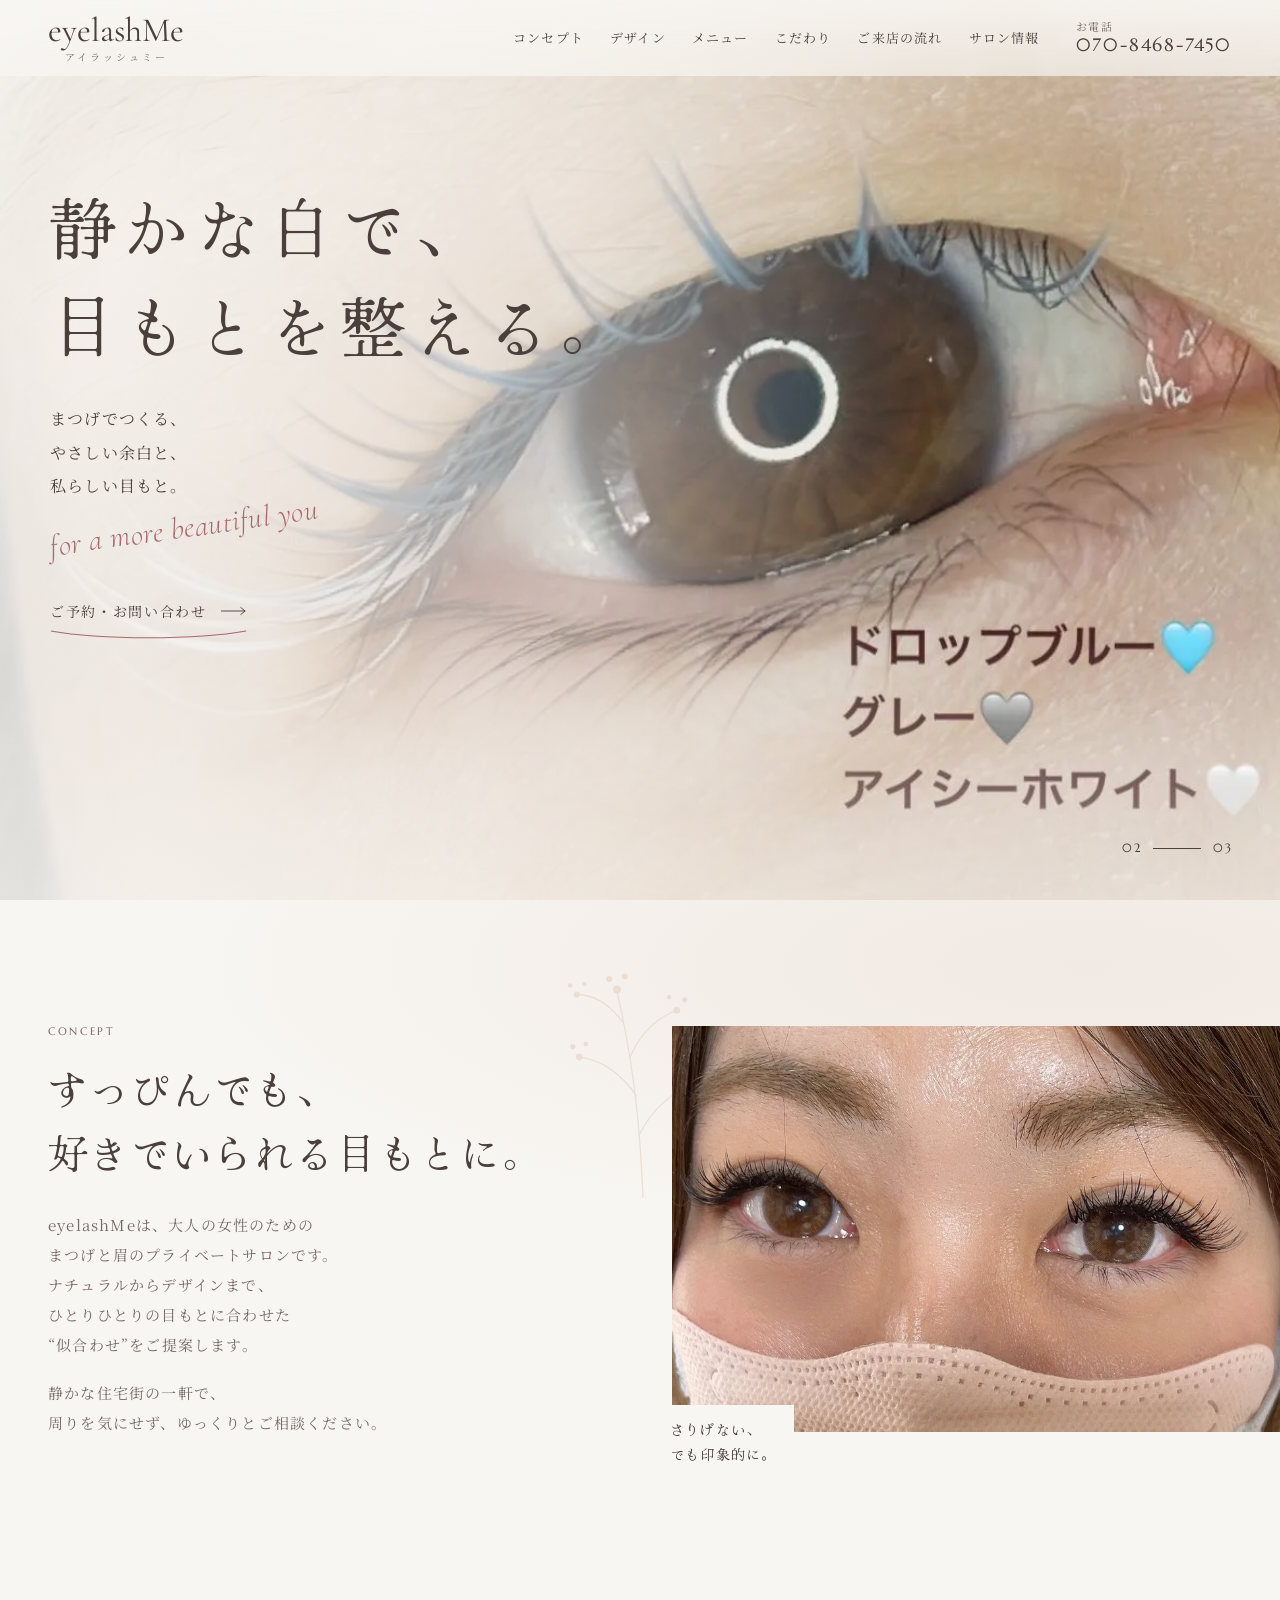
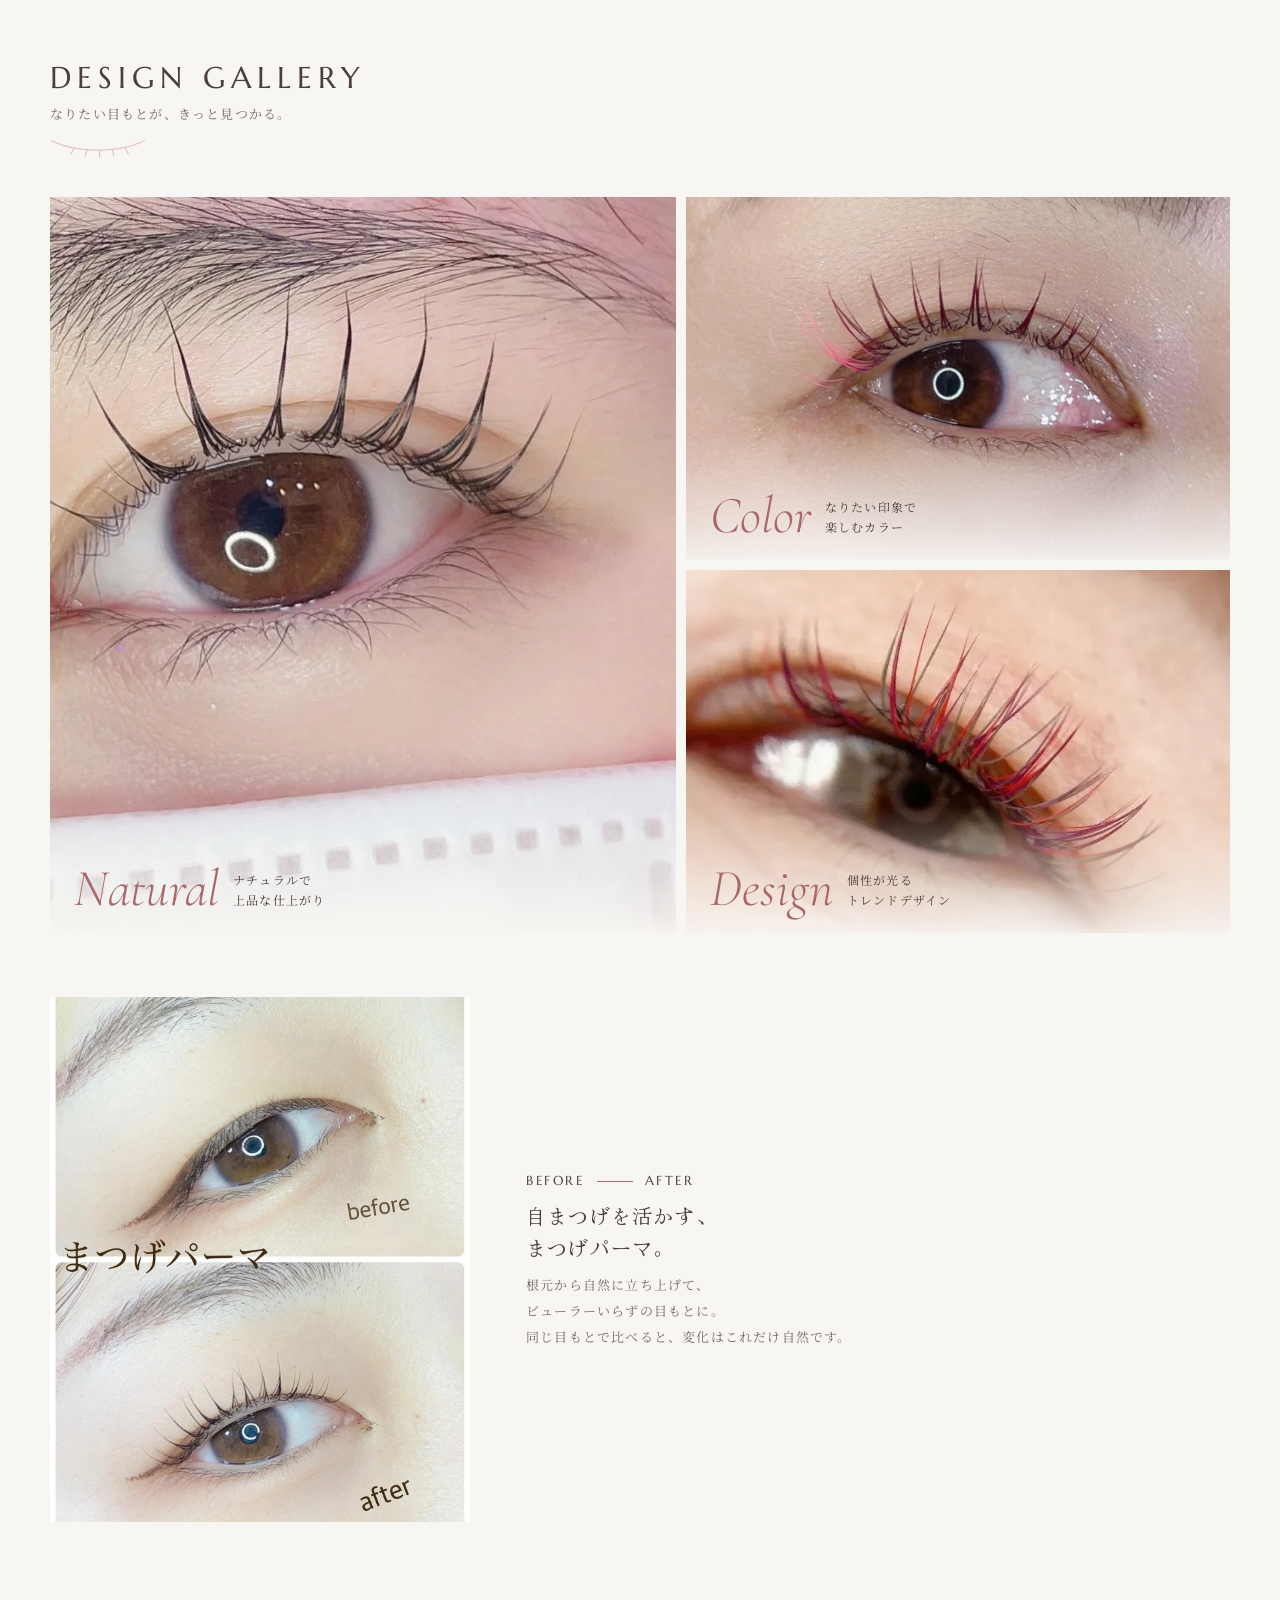
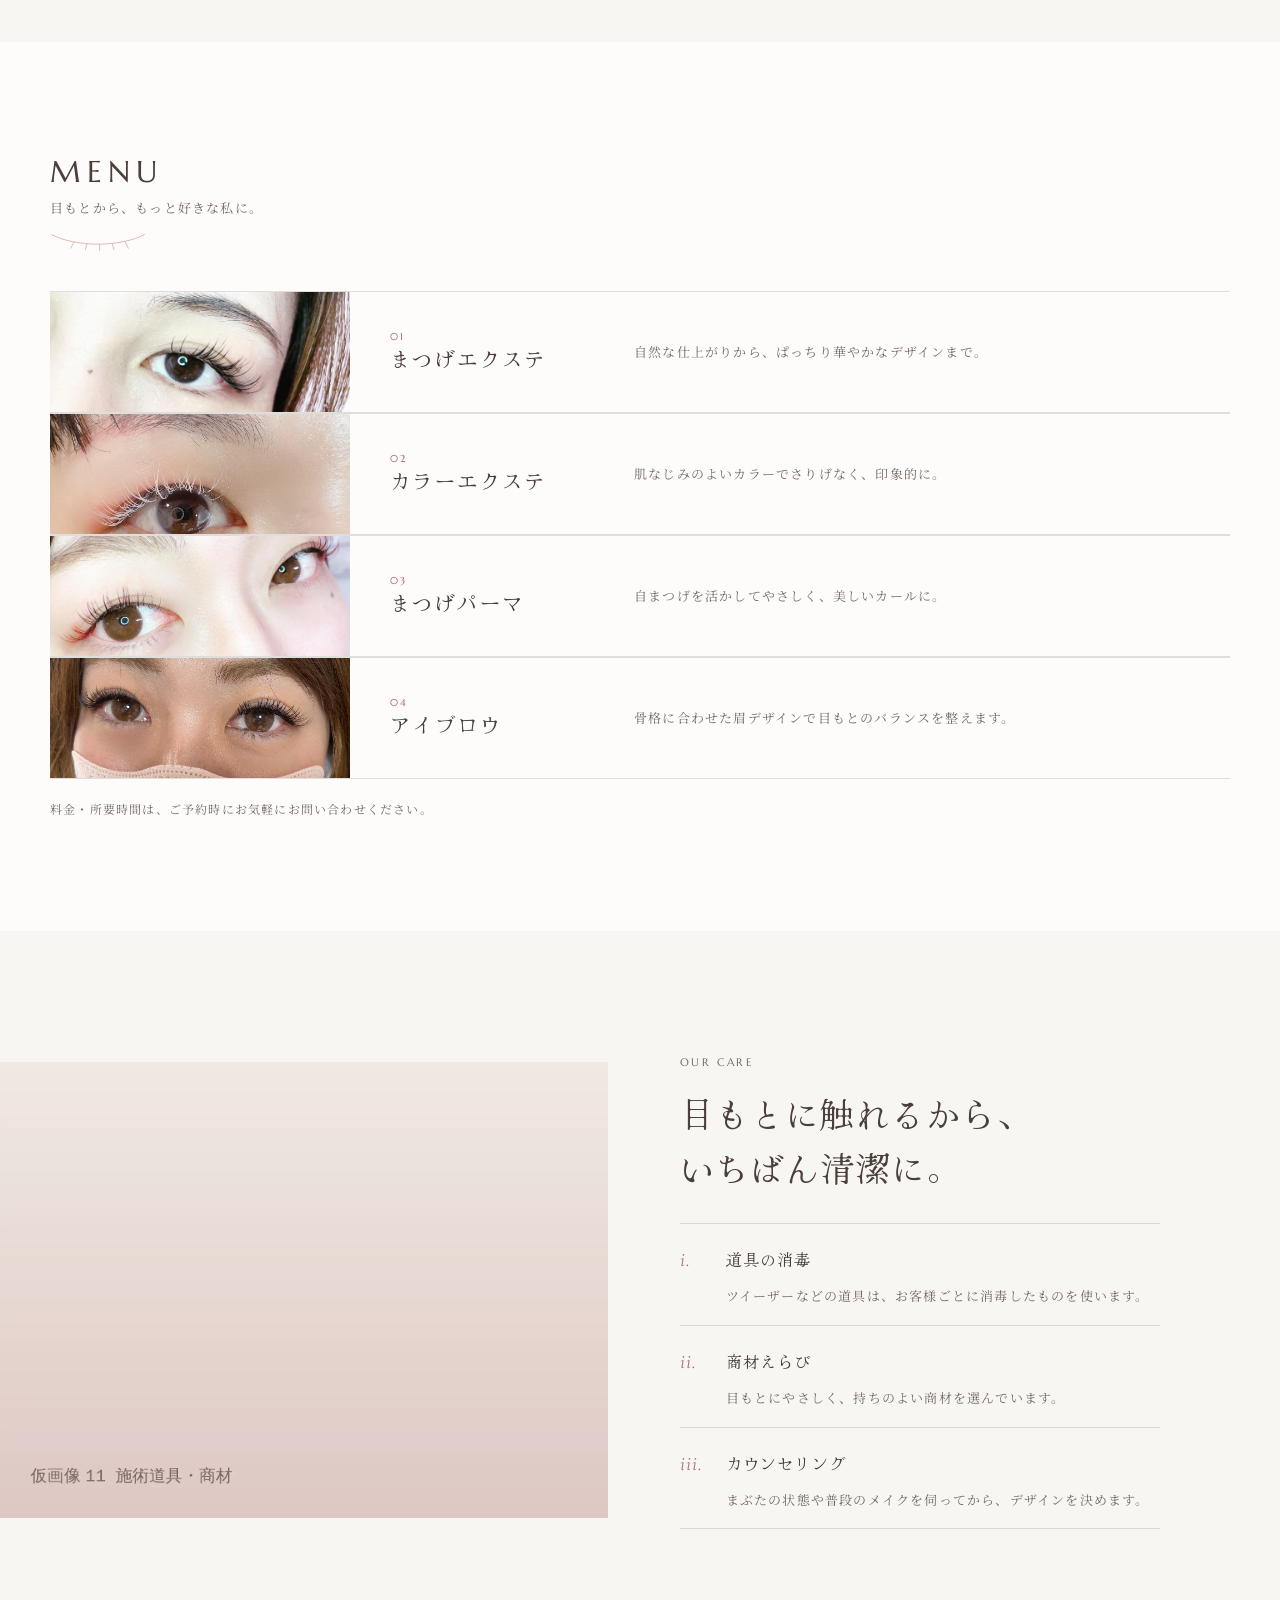
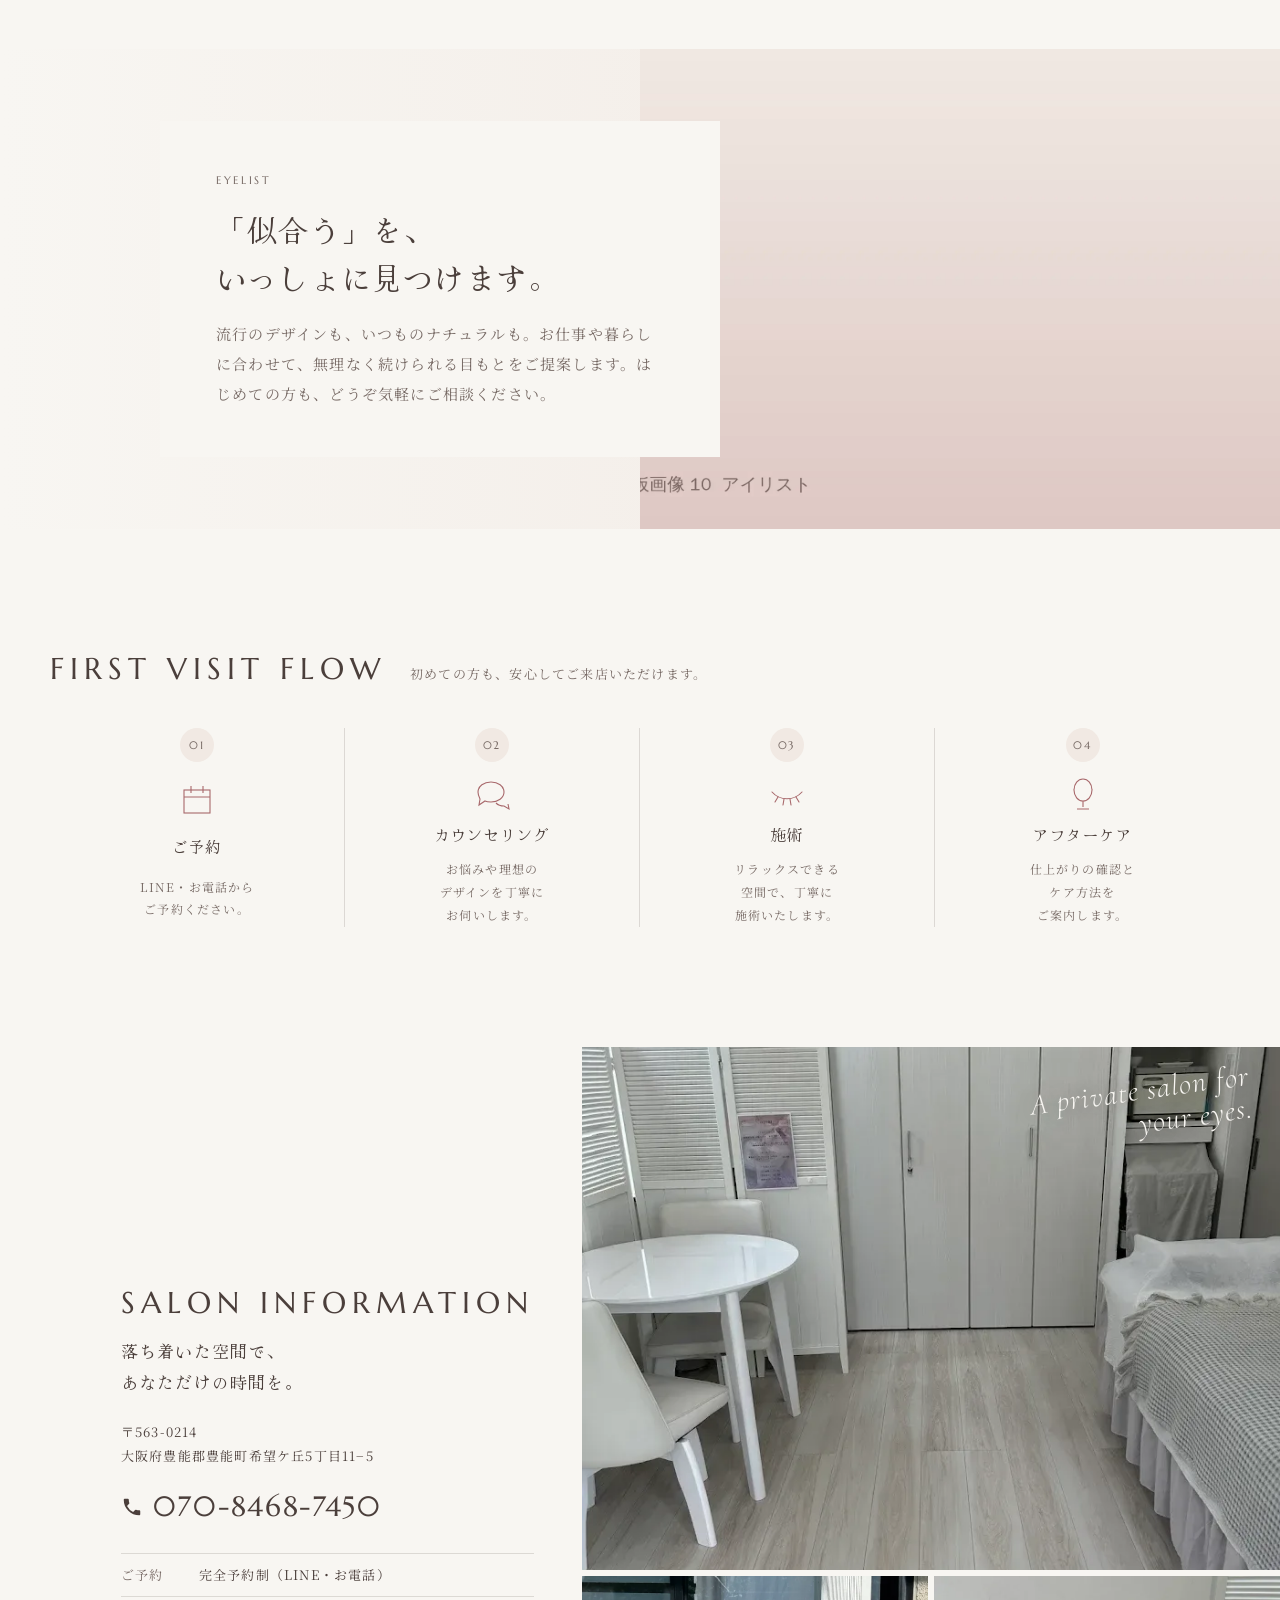
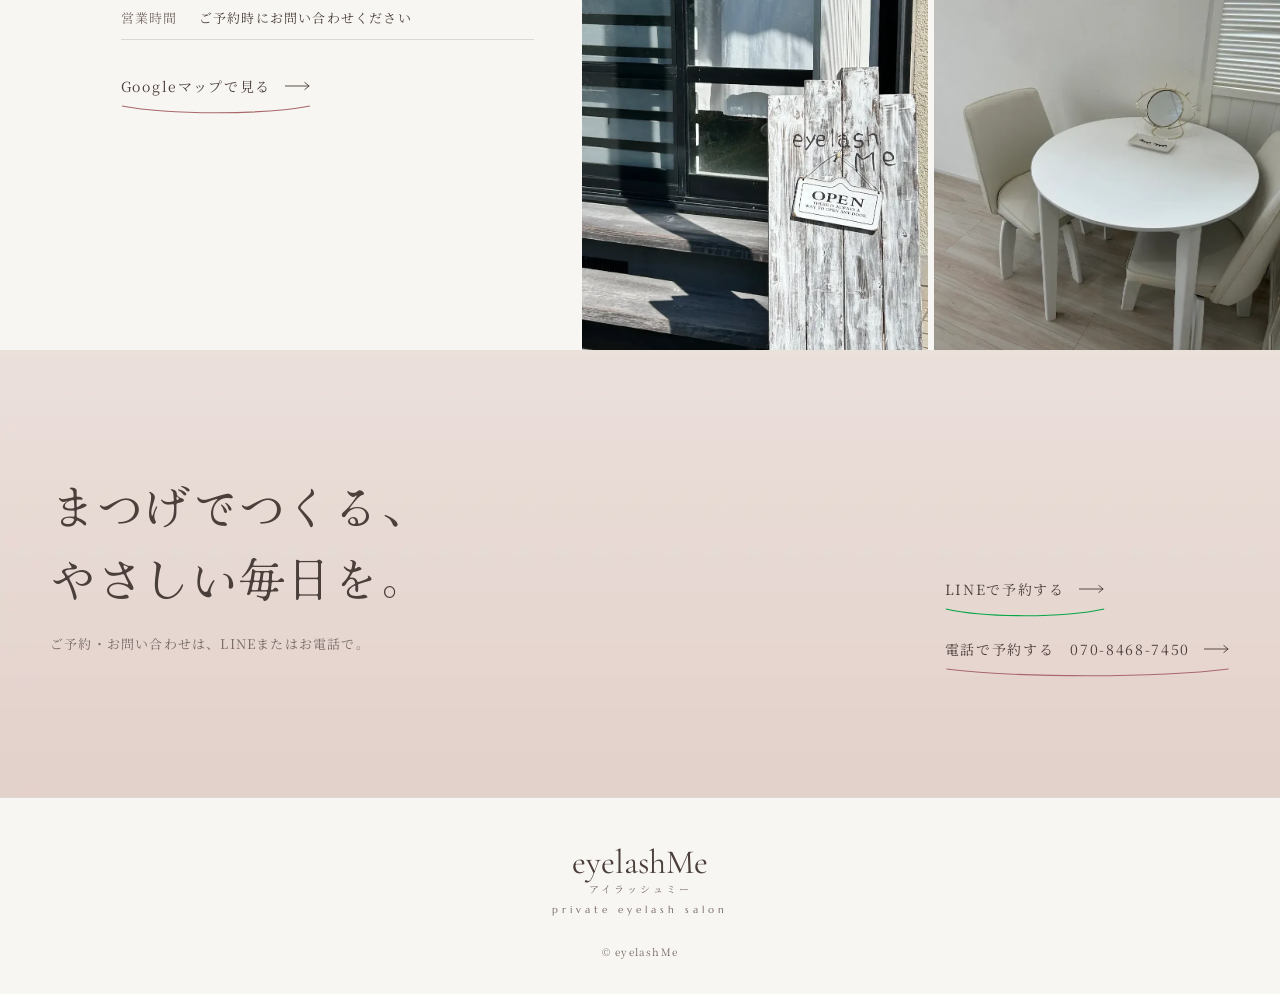
<file: public/sites/eyelash-me/index.html>
<!doctype html>
<html lang="ja">
<head>
  <meta charset="utf-8">
  <meta name="viewport" content="width=device-width, initial-scale=1, viewport-fit=cover">
  <title>eyelashMe（アイラッシュミー）｜豊能町希望ケ丘のプライベートまつげサロン</title>
  <meta name="description" content="eyelashMe（アイラッシュミー）は、大阪府豊能町希望ケ丘の住宅街にある、大人の女性のためのまつげと眉のプライベートサロンです。まつげエクステ、カラーエクステ、まつげパーマ、アイブロウ。ひとりひとりの目もとに合わせた“似合わせ”をご提案します。">
  <meta name="theme-color" content="#f8f6f2">

  <meta property="og:type" content="website">
  <meta property="og:locale" content="ja_JP">
  <meta property="og:site_name" content="eyelashMe（アイラッシュミー）">
  <meta property="og:title" content="eyelashMe｜静かな白で、目もとを整える。">
  <meta property="og:description" content="住宅街のプライベートまつげサロン。ナチュラルからデザインまで、あなただけの“似合う”を。">
  <meta property="og:url" content="https://lp.wakuwaku-inc.com/eyelash-me/">
  <meta property="og:image" content="https://lp.wakuwaku-inc.com/eyelash-me/images/hero.webp">
  <meta property="og:image:alt" content="ブルーのカラーを入れたまつげエクステの目もと">
  <meta name="twitter:card" content="summary_large_image">

  <link rel="icon" href="data:image/svg+xml,%3Csvg xmlns='http://www.w3.org/2000/svg' viewBox='0 0 32 32'%3E%3Crect width='32' height='32' fill='%23f8f6f2'/%3E%3Cpath d='M5 15c6 7 16 7 22 0' fill='none' stroke='%23a8686b' stroke-width='1.6' stroke-linecap='round'/%3E%3Cpath d='M9 18l-2 4M13 20l-1 4M17 20l1 4M21 18l2 4' stroke='%23a8686b' stroke-width='1.3' stroke-linecap='round'/%3E%3C/svg%3E">

  <link rel="preload" as="image" href="images/hero.webp" type="image/webp">
  <link rel="preconnect" href="https://fonts.googleapis.com">
  <link rel="preconnect" href="https://fonts.gstatic.com" crossorigin>
  <link rel="stylesheet" href="https://fonts.googleapis.com/css2?family=Cormorant+Garamond:ital,wght@0,400;1,300&family=Hina+Mincho&family=Marcellus&family=Noto+Serif+JP:wght@400;500&display=swap">
  <link rel="stylesheet" href="style.css">
  <script src="script.js" defer></script>

  <script type="application/ld+json">
  {
    "@context": "https://schema.org",
    "@type": "BeautySalon",
    "name": "eyelashMe（アイラッシュミー）",
    "url": "https://lp.wakuwaku-inc.com/eyelash-me/",
    "image": "https://lp.wakuwaku-inc.com/eyelash-me/images/hero.webp",
    "telephone": "070-8468-7450",
    "address": {
      "@type": "PostalAddress",
      "postalCode": "563-0214",
      "addressRegion": "大阪府",
      "addressLocality": "豊能郡豊能町",
      "streetAddress": "希望ケ丘5丁目11-5",
      "addressCountry": "JP"
    }
  }
  </script>
</head>
<body>
  <a class="skip" href="#main">本文へスキップ</a>

  <svg width="0" height="0" style="position:absolute" aria-hidden="true" focusable="false">
    <!-- まつげのカーブ：見出しの罫線・リンクの下線に使う -->
    <symbol id="lash" viewBox="0 0 120 24">
      <g fill="none" stroke="currentColor" stroke-width="1" stroke-linecap="round">
        <path d="M2 4c30 16 86 16 116 0"/>
        <path d="M30 13l-4 8M46 16l-2 7M62 17v7M78 16l2 7M94 13l4 8"/>
      </g>
    </symbol>
    <symbol id="arrow" viewBox="0 0 28 10">
      <path d="M0 5h26M21 1l5 4-5 4" fill="none" stroke="currentColor" stroke-width="1"/>
    </symbol>
    <symbol id="sprig" viewBox="0 0 120 200">
      <g fill="none" stroke="currentColor" stroke-width=".9" stroke-linecap="round">
        <path d="M60 198C58 150 54 100 40 40"/>
        <path d="M57 150c10-20 26-34 44-40M55 120c-12-18-28-28-44-30M50 90c8-18 20-30 36-36M45 64c-10-14-22-22-36-22"/>
      </g>
      <g fill="currentColor">
        <circle cx="40" cy="38" r="3"/><circle cx="34" cy="30" r="2.4"/><circle cx="46" cy="28" r="2.2"/>
        <circle cx="101" cy="110" r="2.8"/><circle cx="106" cy="102" r="2"/><circle cx="96" cy="100" r="2.2"/>
        <circle cx="11" cy="90" r="2.6"/><circle cx="6" cy="82" r="2"/><circle cx="16" cy="80" r="1.8"/>
        <circle cx="86" cy="54" r="2.6"/><circle cx="92" cy="46" r="2"/><circle cx="80" cy="44" r="1.8"/>
        <circle cx="9" cy="42" r="2.4"/><circle cx="4" cy="35" r="1.8"/><circle cx="15" cy="34" r="1.6"/>
      </g>
    </symbol>
  </svg>

  <header class="site-header" id="top">
    <a class="logo" href="#top" aria-label="eyelashMe アイラッシュミー トップへ">
      <span class="logo__en" lang="en">eyelashMe</span>
      <span class="logo__ja">アイラッシュミー</span>
    </a>
    <button class="nav-toggle" type="button" aria-expanded="false" aria-controls="site-nav">
      <span class="nav-toggle__bars" aria-hidden="true"></span>
      <span class="nav-toggle__label">メニュー</span>
    </button>
    <nav class="site-nav" id="site-nav" aria-label="ページ内リンク">
      <ul>
        <li><a href="#concept">コンセプト</a></li>
        <li><a href="#gallery">デザイン</a></li>
        <li><a href="#menu">メニュー</a></li>
        <li><a href="#care">こだわり</a></li>
        <li><a href="#flow">ご来店の流れ</a></li>
        <li><a href="#salon">サロン情報</a></li>
      </ul>
      <a class="site-nav__tel" href="tel:07084687450"><span>お電話</span>070-8468-7450</a>
    </nav>
  </header>

  <main id="main">

    <!-- 1. ファーストビュー -->
    <section class="hero" aria-label="ファーストビュー">
      <div class="hero__slides" data-slides>
        <img class="is-active" src="images/hero.webp" alt="毛先にブルーのカラーを入れたまつげエクステの目もと" width="1440" height="959" fetchpriority="high">
        <img src="images/hero-2.webp" alt="ピンクのカラーラッシュを施した目もと" width="1312" height="833" loading="lazy">
        <img src="images/hero-3.webp" alt="毛先まで整った自然なまつげ" width="1440" height="955" loading="lazy">
      </div>
      <div class="hero__copy">
        <h1 class="hero__title">静かな白で、<br>目もとを整える。</h1>
        <p class="hero__lead">まつげでつくる、<br>やさしい余白と、<br>私らしい目もと。</p>
        <p class="hero__script" lang="en" aria-hidden="true">for a more beautiful you</p>
        <a class="line-link hero__cta" href="#reserve">ご予約・お問い合わせ<svg aria-hidden="true"><use href="#arrow"/></svg></a>
      </div>
      <p class="hero__count" aria-hidden="true"><span data-slide-no>01</span><i></i><span>03</span></p>
    </section>

    <!-- 2. コンセプト -->
    <section class="concept" id="concept" aria-labelledby="concept-title">
      <svg class="concept__sprig" aria-hidden="true"><use href="#sprig"/></svg>
      <div class="concept__text">
        <p class="label" lang="en">Concept</p>
        <h2 class="concept__title" id="concept-title">すっぴんでも、<br>好きでいられる目もとに。</h2>
        <p>eyelashMeは、大人の女性のための<br class="pc">まつげと眉のプライベートサロンです。<br>
          ナチュラルからデザインまで、<br class="pc">ひとりひとりの目もとに合わせた<br class="pc">“似合わせ”をご提案します。</p>
        <p>静かな住宅街の一軒で、<br class="pc">周りを気にせず、ゆっくりとご相談ください。</p>
      </div>
      <figure class="concept__photo">
        <img src="images/concept.webp" alt="マスクをしていても印象的に見える目もと" width="1095" height="615" loading="lazy">
        <figcaption>さりげない、<br>でも印象的に。</figcaption>
      </figure>
    </section>

    <!-- 3. デザインギャラリー -->
    <section class="gallery" id="gallery" aria-labelledby="gallery-title">
      <header class="sec-head">
        <h2 class="sec-head__en" id="gallery-title" lang="en">Design Gallery</h2>
        <p class="sec-head__ja">なりたい目もとが、きっと見つかる。</p>
        <svg class="sec-head__line" aria-hidden="true" preserveAspectRatio="none"><use href="#lash"/></svg>
      </header>
      <div class="gallery__grid">
        <figure class="gallery__item gallery__item--main">
          <img src="images/gallery-natural.webp" alt="ナチュラルデザインのまつげのクローズアップ" width="1440" height="1028" loading="lazy">
          <figcaption><em lang="en">Natural</em><span>ナチュラルで<br>上品な仕上がり</span></figcaption>
        </figure>
        <figure class="gallery__item">
          <img src="images/gallery-color.webp" alt="目尻にピンクのカラーを入れたまつげ" width="1280" height="1600" loading="lazy">
          <figcaption><em lang="en">Color</em><span>なりたい印象で<br>楽しむカラー</span></figcaption>
        </figure>
        <figure class="gallery__item">
          <img src="images/gallery-design.webp" alt="赤いカラーラッシュの接写" width="722" height="533" loading="lazy">
          <figcaption><em lang="en">Design</em><span>個性が光る<br>トレンドデザイン</span></figcaption>
        </figure>
      </div>

      <figure class="ba">
        <img src="images/before-after.webp" alt="まつげパーマの施術前と施術後の比較" width="1280" height="1600" loading="lazy">
        <figcaption>
          <span class="ba__tag" lang="en">Before <i></i> After</span>
          <span class="ba__text"><strong>自まつげを活かす、<br>まつげパーマ。</strong>根元から自然に立ち上げて、<br class="pc">ビューラーいらずの目もとに。<br>同じ目もとで比べると、変化はこれだけ自然です。</span>
        </figcaption>
      </figure>
    </section>

    <!-- 4. メニュー -->
    <section class="menu" id="menu" aria-labelledby="menu-title">
      <header class="sec-head">
        <h2 class="sec-head__en" id="menu-title" lang="en">Menu</h2>
        <p class="sec-head__ja">目もとから、もっと好きな私に。</p>
        <svg class="sec-head__line" aria-hidden="true" preserveAspectRatio="none"><use href="#lash"/></svg>
      </header>
      <ol class="menu__list">
        <li class="menu__row">
          <img src="images/menu-extension.webp" alt="" width="1440" height="1080" loading="lazy">
          <div>
            <h3>まつげエクステ</h3>
            <p>自然な仕上がりから、<br class="sp">ぱっちり華やかなデザインまで。</p>
          </div>
        </li>
        <li class="menu__row">
          <img src="images/menu-color.webp" alt="" width="1163" height="1020" loading="lazy">
          <div>
            <h3>カラーエクステ</h3>
            <p>肌なじみのよいカラーで<br class="sp">さりげなく、印象的に。</p>
          </div>
        </li>
        <li class="menu__row">
          <img src="images/hero-3.webp" alt="" width="1440" height="955" loading="lazy">
          <div>
            <h3>まつげパーマ</h3>
            <p>自まつげを活かして<br class="sp">やさしく、美しいカールに。</p>
          </div>
        </li>
        <li class="menu__row">
          <img src="images/concept.webp" alt="" width="1095" height="615" loading="lazy">
          <div>
            <h3>アイブロウ</h3>
            <p>骨格に合わせた眉デザインで<br class="sp">目もとのバランスを整えます。</p>
          </div>
        </li>
      </ol>
      <p class="menu__note">料金・所要時間は、ご予約時にお気軽にお問い合わせください。</p>
    </section>

    <!-- 5. こだわり・衛生管理 -->
    <section class="care" id="care" aria-labelledby="care-title">
      <figure class="care__photo">
        <img src="images/care.webp" alt="消毒したツイーザーと商材を並べた施術台" width="1600" height="1200" loading="lazy">
      </figure>
      <div class="care__text">
        <p class="label" lang="en">Our Care</p>
        <h2 id="care-title">目もとに触れるから、<br>いちばん清潔に。</h2>
        <dl class="care__list">
          <div><dt><span lang="en">i.</span>道具の消毒</dt><dd>ツイーザーなどの道具は、お客様ごとに消毒したものを使います。</dd></div>
          <div><dt><span lang="en">ii.</span>商材えらび</dt><dd>目もとにやさしく、持ちのよい商材を選んでいます。</dd></div>
          <div><dt><span lang="en">iii.</span>カウンセリング</dt><dd>まぶたの状態や普段のメイクを伺ってから、デザインを決めます。</dd></div>
        </dl>
      </div>
    </section>

    <!-- 6. スタッフ -->
    <section class="staff" aria-labelledby="staff-title">
      <figure class="staff__photo">
        <img src="images/staff.webp" alt="サロンのアイリスト" width="1800" height="1200" loading="lazy">
      </figure>
      <div class="staff__text">
        <p class="label" lang="en">Eyelist</p>
        <h2 id="staff-title">「似合う」を、<br>いっしょに見つけます。</h2>
        <p>流行のデザインも、いつものナチュラルも。お仕事や暮らしに合わせて、無理なく続けられる目もとをご提案します。はじめての方も、どうぞ気軽にご相談ください。</p>
      </div>
    </section>

    <!-- 7. 初めての方へ -->
    <section class="flow" id="flow" aria-labelledby="flow-title">
      <header class="sec-head sec-head--inline">
        <h2 class="sec-head__en" id="flow-title" lang="en">First Visit Flow</h2>
        <p class="sec-head__ja">初めての方も、安心してご来店いただけます。</p>
      </header>
      <ol class="flow__list">
        <li>
          <span class="flow__no" lang="en">01</span>
          <svg class="flow__icon" viewBox="0 0 40 40" aria-hidden="true"><g fill="none" stroke="currentColor" stroke-width="1.1"><rect x="7" y="10" width="26" height="23"/><path d="M7 17h26M14 6v7M26 6v7"/></g></svg>
          <h3>ご予約</h3>
          <p>LINE・お電話から<br>ご予約ください。</p>
        </li>
        <li>
          <span class="flow__no" lang="en">02</span>
          <svg class="flow__icon" viewBox="0 0 40 40" aria-hidden="true"><g fill="none" stroke="currentColor" stroke-width="1.1"><path d="M6 18c0-6 6-10 13-10s13 4 13 10-6 10-13 10c-2 0-4 0-6-1l-6 4 1-6c-1-2-2-4-2-7z"/><path d="M24 29c2 2 5 3 8 3l5 3-1-5"/></g></svg>
          <h3>カウンセリング</h3>
          <p>お悩みや理想の<br>デザインを丁寧に<br>お伺いします。</p>
        </li>
        <li>
          <span class="flow__no" lang="en">03</span>
          <svg class="flow__icon" viewBox="0 0 40 40" aria-hidden="true"><g fill="none" stroke="currentColor" stroke-width="1.1" stroke-linecap="round"><path d="M5 18c8 9 22 9 30 0"/><path d="M11 23l-3 5M17 25l-1 6M23 25l1 6M29 23l3 5"/></g></svg>
          <h3>施術</h3>
          <p>リラックスできる<br>空間で、丁寧に<br>施術いたします。</p>
        </li>
        <li>
          <span class="flow__no" lang="en">04</span>
          <svg class="flow__icon" viewBox="0 0 40 40" aria-hidden="true"><g fill="none" stroke="currentColor" stroke-width="1.1"><ellipse cx="20" cy="16" rx="9" ry="11"/><path d="M20 27v6M14 35h12"/></g></svg>
          <h3>アフターケア</h3>
          <p>仕上がりの確認と<br>ケア方法を<br>ご案内します。</p>
        </li>
      </ol>
    </section>

    <!-- 8. サロン情報 -->
    <section class="salon" id="salon" aria-labelledby="salon-title">
      <div class="salon__text">
        <h2 class="sec-head__en" id="salon-title" lang="en">Salon Information</h2>
        <p class="salon__lead">落ち着いた空間で、<br>あなただけの時間を。</p>
        <address class="salon__address">
          〒563-0214<br>大阪府豊能郡豊能町希望ケ丘5丁目11−5
        </address>
        <a class="salon__tel" href="tel:07084687450"><svg viewBox="0 0 24 24" aria-hidden="true"><path d="M6.6 10.8a15.1 15.1 0 0 0 6.6 6.6l2.2-2.2a1 1 0 0 1 1-.25 11.4 11.4 0 0 0 3.6.57 1 1 0 0 1 1 1V20a1 1 0 0 1-1 1A17 17 0 0 1 3 4a1 1 0 0 1 1-1h3.5a1 1 0 0 1 1 1c0 1.25.2 2.45.57 3.57a1 1 0 0 1-.25 1z" fill="currentColor"/></svg>070-8468-7450</a>
        <dl class="salon__info">
          <div><dt>ご予約</dt><dd>完全予約制（LINE・お電話）</dd></div>
          <div><dt>営業時間</dt><dd>ご予約時にお問い合わせください</dd></div>
        </dl>
        <a class="line-link" href="https://www.google.com/maps/search/?api=1&amp;query=%E5%A4%A7%E9%98%AA%E5%BA%9C%E8%B1%8A%E8%83%BD%E9%83%A1%E8%B1%8A%E8%83%BD%E7%94%BA%E5%B8%8C%E6%9C%9B%E3%82%B1%E4%B8%985%E4%B8%81%E7%9B%AE11-5" target="_blank" rel="noopener noreferrer">Googleマップで見る<svg aria-hidden="true"><use href="#arrow"/></svg></a>
      </div>
      <div class="salon__photos">
        <figure class="salon__photo salon__photo--room">
          <img src="images/salon-room.webp" alt="白で統一された施術ルーム" width="765" height="1020" loading="lazy">
          <figcaption lang="en" aria-hidden="true">A private salon for your eyes.</figcaption>
        </figure>
        <figure class="salon__photo">
          <img src="images/salon-exterior.webp" alt="OPENの札がかかるeyelashMeの木の看板" width="891" height="1020" loading="lazy">
        </figure>
        <figure class="salon__photo">
          <img src="images/salon-counseling.webp" alt="丸テーブルのカウンセリングスペース" width="765" height="1020" loading="lazy">
        </figure>
      </div>
    </section>

    <!-- 9. クロージング -->
    <section class="closing" id="reserve" aria-labelledby="closing-title">
      <img class="closing__bg" src="images/season.webp" alt="" width="1600" height="1200" loading="lazy">
      <div class="closing__inner">
        <h2 class="closing__title" id="closing-title">まつげでつくる、<br>やさしい毎日を。</h2>
        <p class="closing__lead">ご予約・お問い合わせは、LINEまたはお電話で。</p>
        <div class="closing__links">
          <a class="line-link line-link--line" href="https://line.me/" target="_blank" rel="noopener noreferrer">LINEで予約する<svg aria-hidden="true"><use href="#arrow"/></svg></a>
          <a class="line-link" href="tel:07084687450">電話で予約する　070-8468-7450<svg aria-hidden="true"><use href="#arrow"/></svg></a>
        </div>
      </div>
    </section>
  </main>

  <footer class="site-footer">
    <p class="logo logo--footer"><span class="logo__en" lang="en">eyelashMe</span><span class="logo__ja">アイラッシュミー</span></p>
    <p class="site-footer__sub" lang="en">private eyelash salon</p>
    <small>&copy; eyelashMe</small>
  </footer>

  <!-- スマホ下部の固定予約バー -->
  <nav class="dock" aria-label="ご予約">
    <a class="dock__line" href="https://line.me/" target="_blank" rel="noopener noreferrer">
      <svg viewBox="0 0 24 24" aria-hidden="true"><path fill="currentColor" d="M12 3C6.5 3 2 6.6 2 11c0 3.9 3.5 7.2 8.3 7.9.3.1.8.2.9.5.1.3.1.7 0 1l-.1.9c0 .3-.2 1 .9.5 1.1-.5 5.9-3.5 8-5.9 1.4-1.6 2-3.2 2-4.9C22 6.6 17.5 3 12 3z"/></svg>
      LINE予約
    </a>
    <a class="dock__tel" href="tel:07084687450">
      <svg viewBox="0 0 24 24" aria-hidden="true"><path d="M6.6 10.8a15.1 15.1 0 0 0 6.6 6.6l2.2-2.2a1 1 0 0 1 1-.25 11.4 11.4 0 0 0 3.6.57 1 1 0 0 1 1 1V20a1 1 0 0 1-1 1A17 17 0 0 1 3 4a1 1 0 0 1 1-1h3.5a1 1 0 0 1 1 1c0 1.25.2 2.45.57 3.57a1 1 0 0 1-.25 1z" fill="currentColor"/></svg>
      <span>電話予約<small>070-8468-7450</small></span>
    </a>
  </nav>
</body>
</html>
</file>
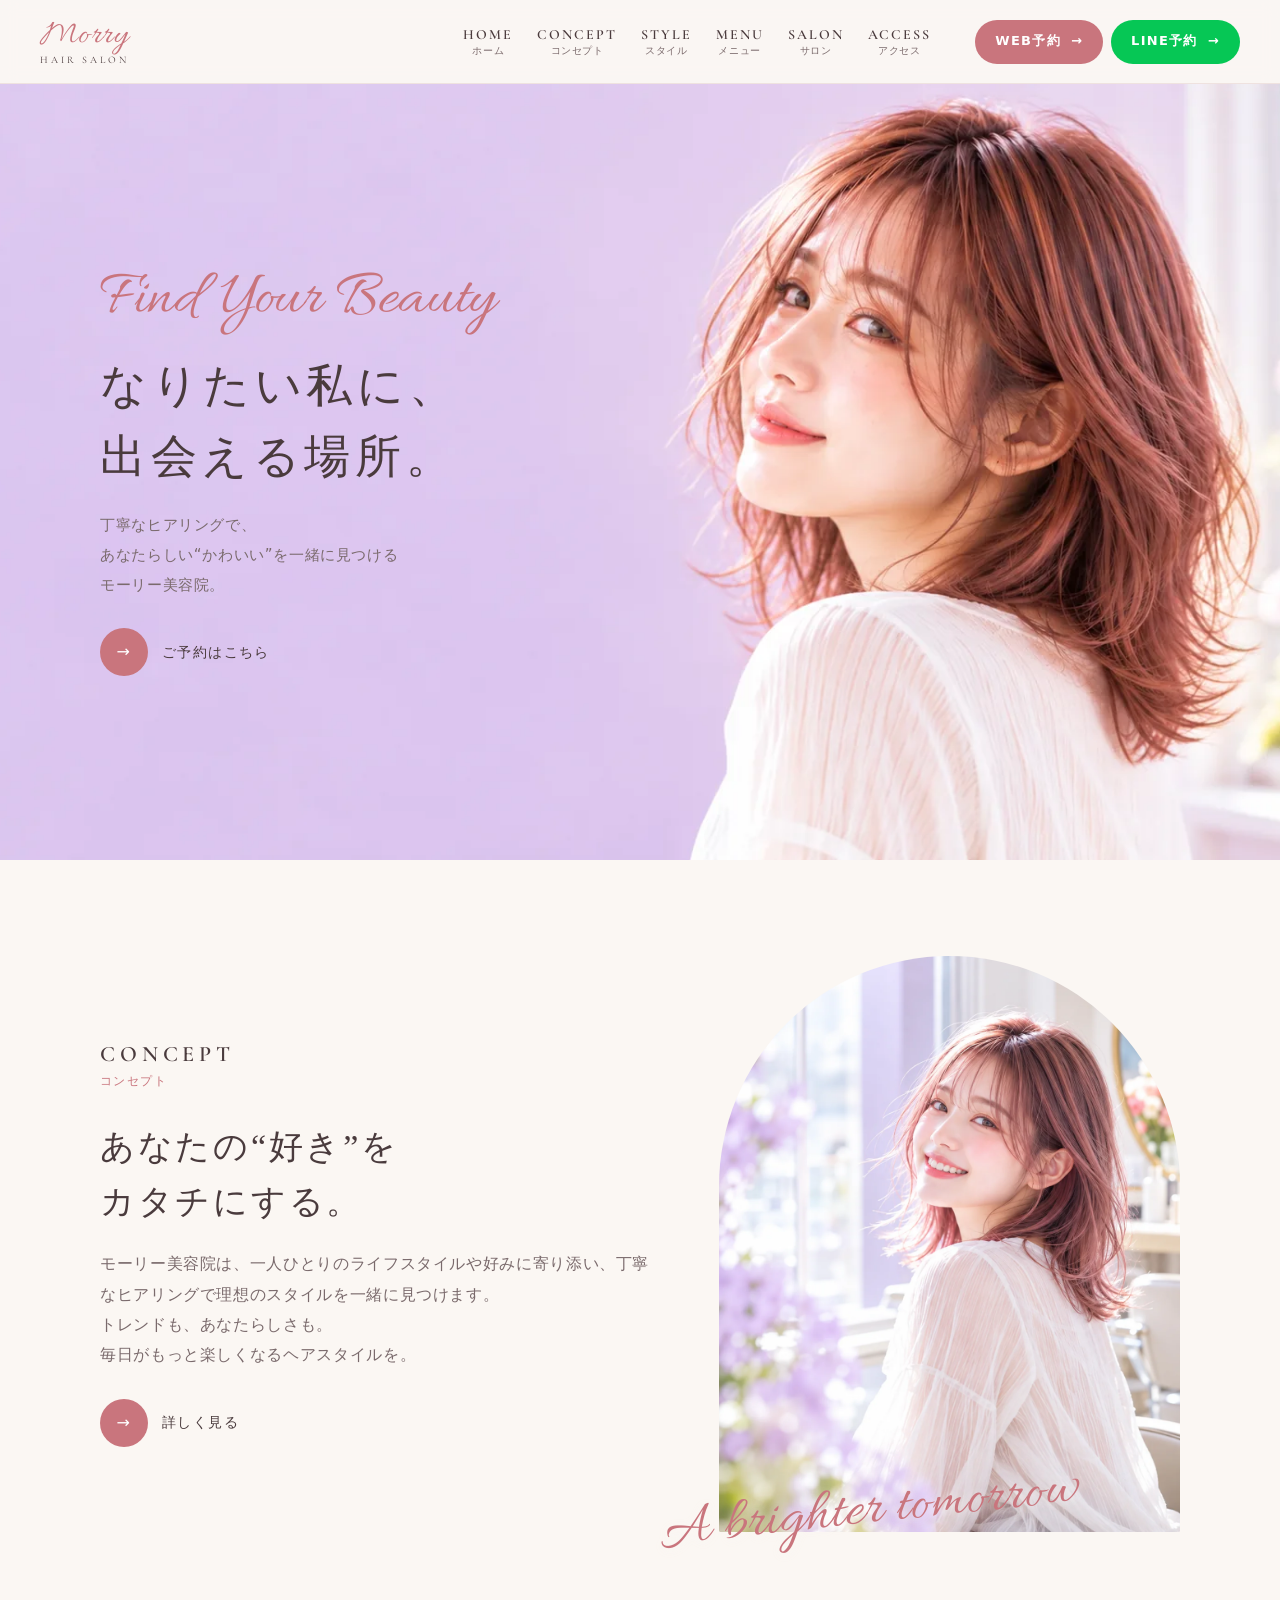
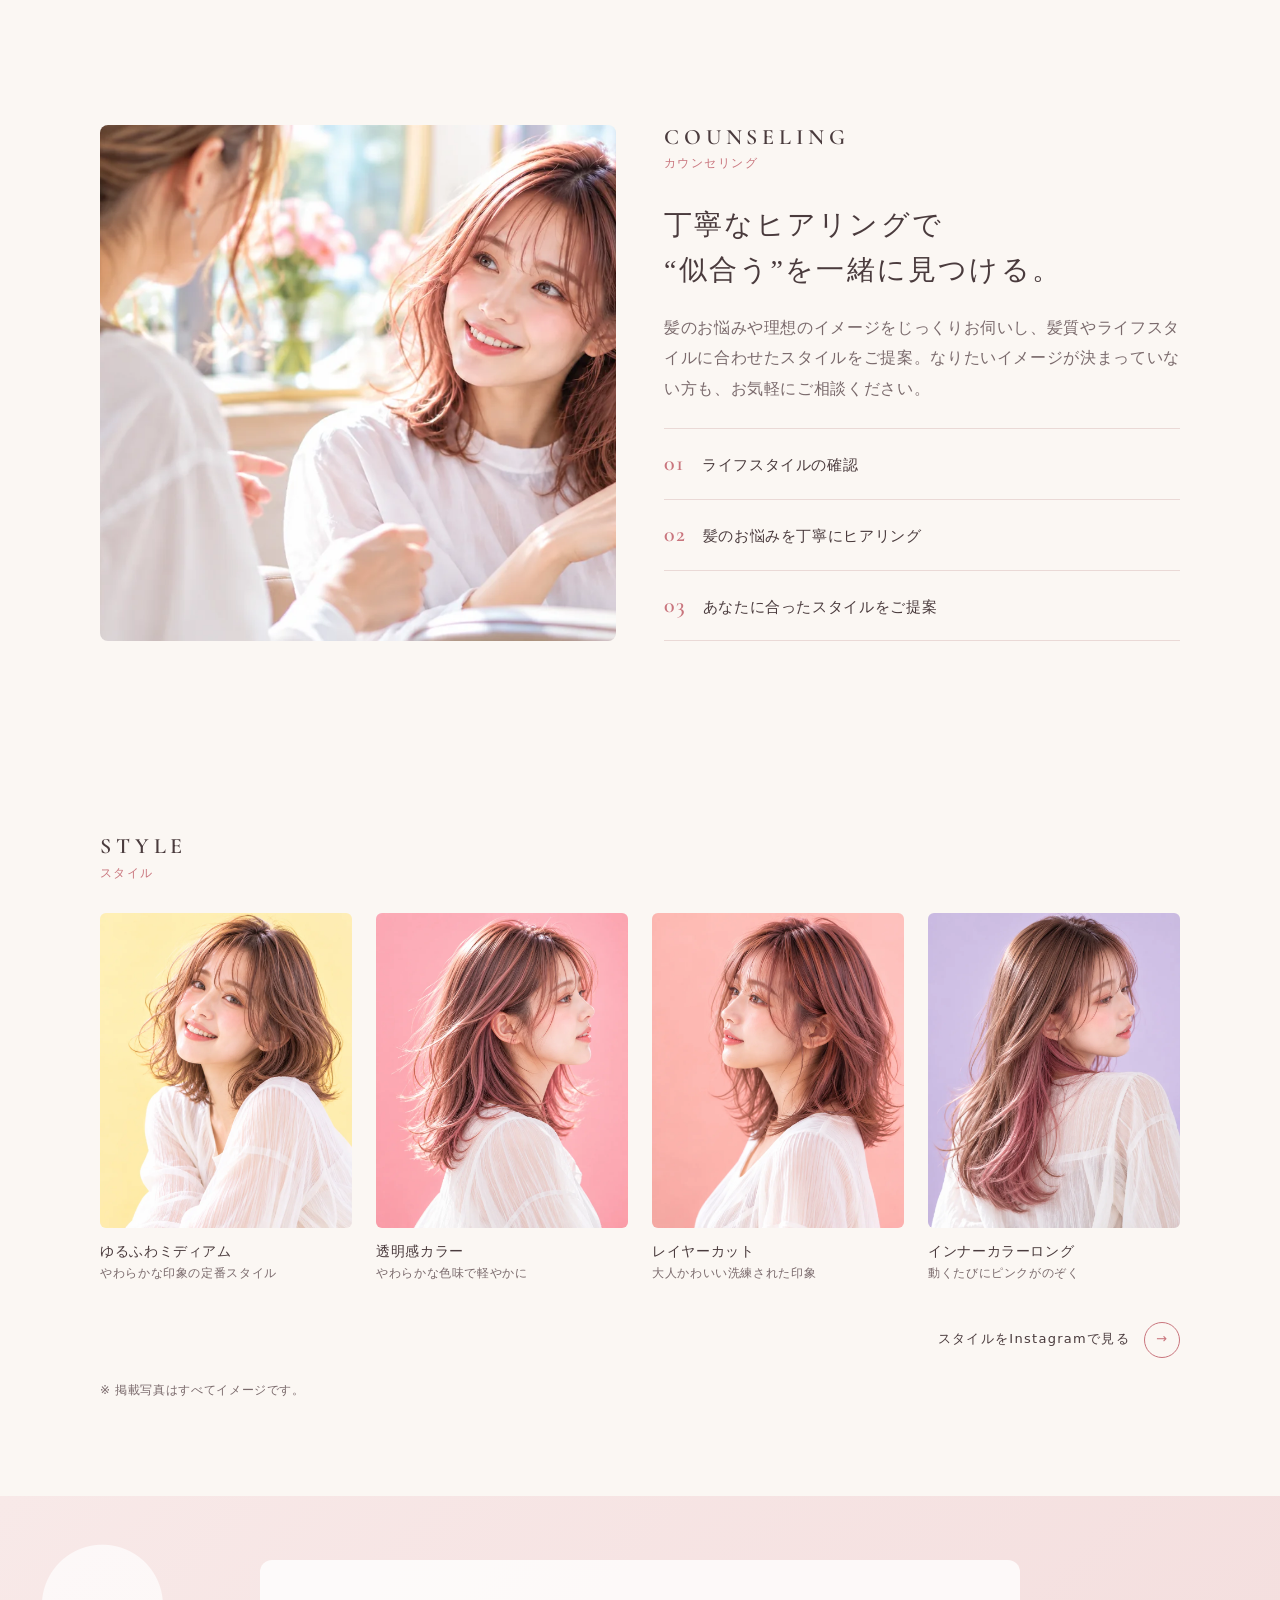
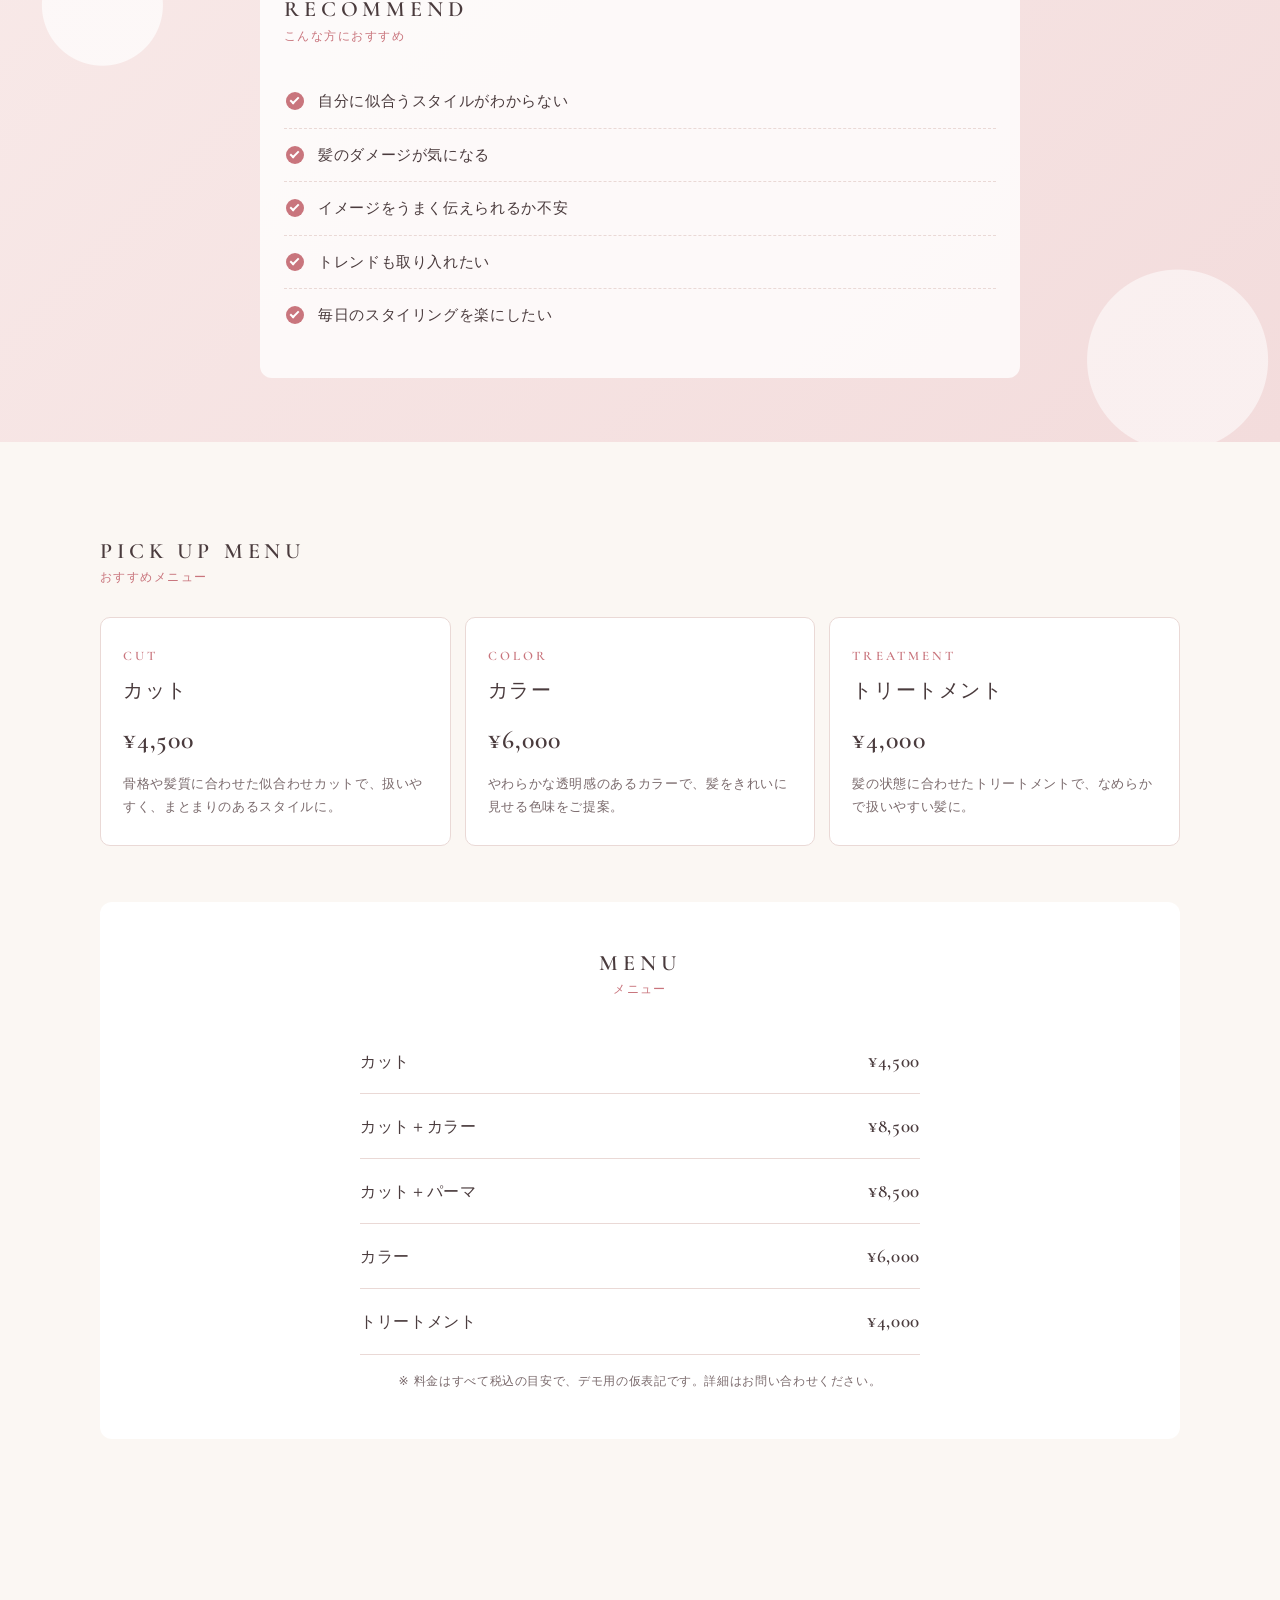
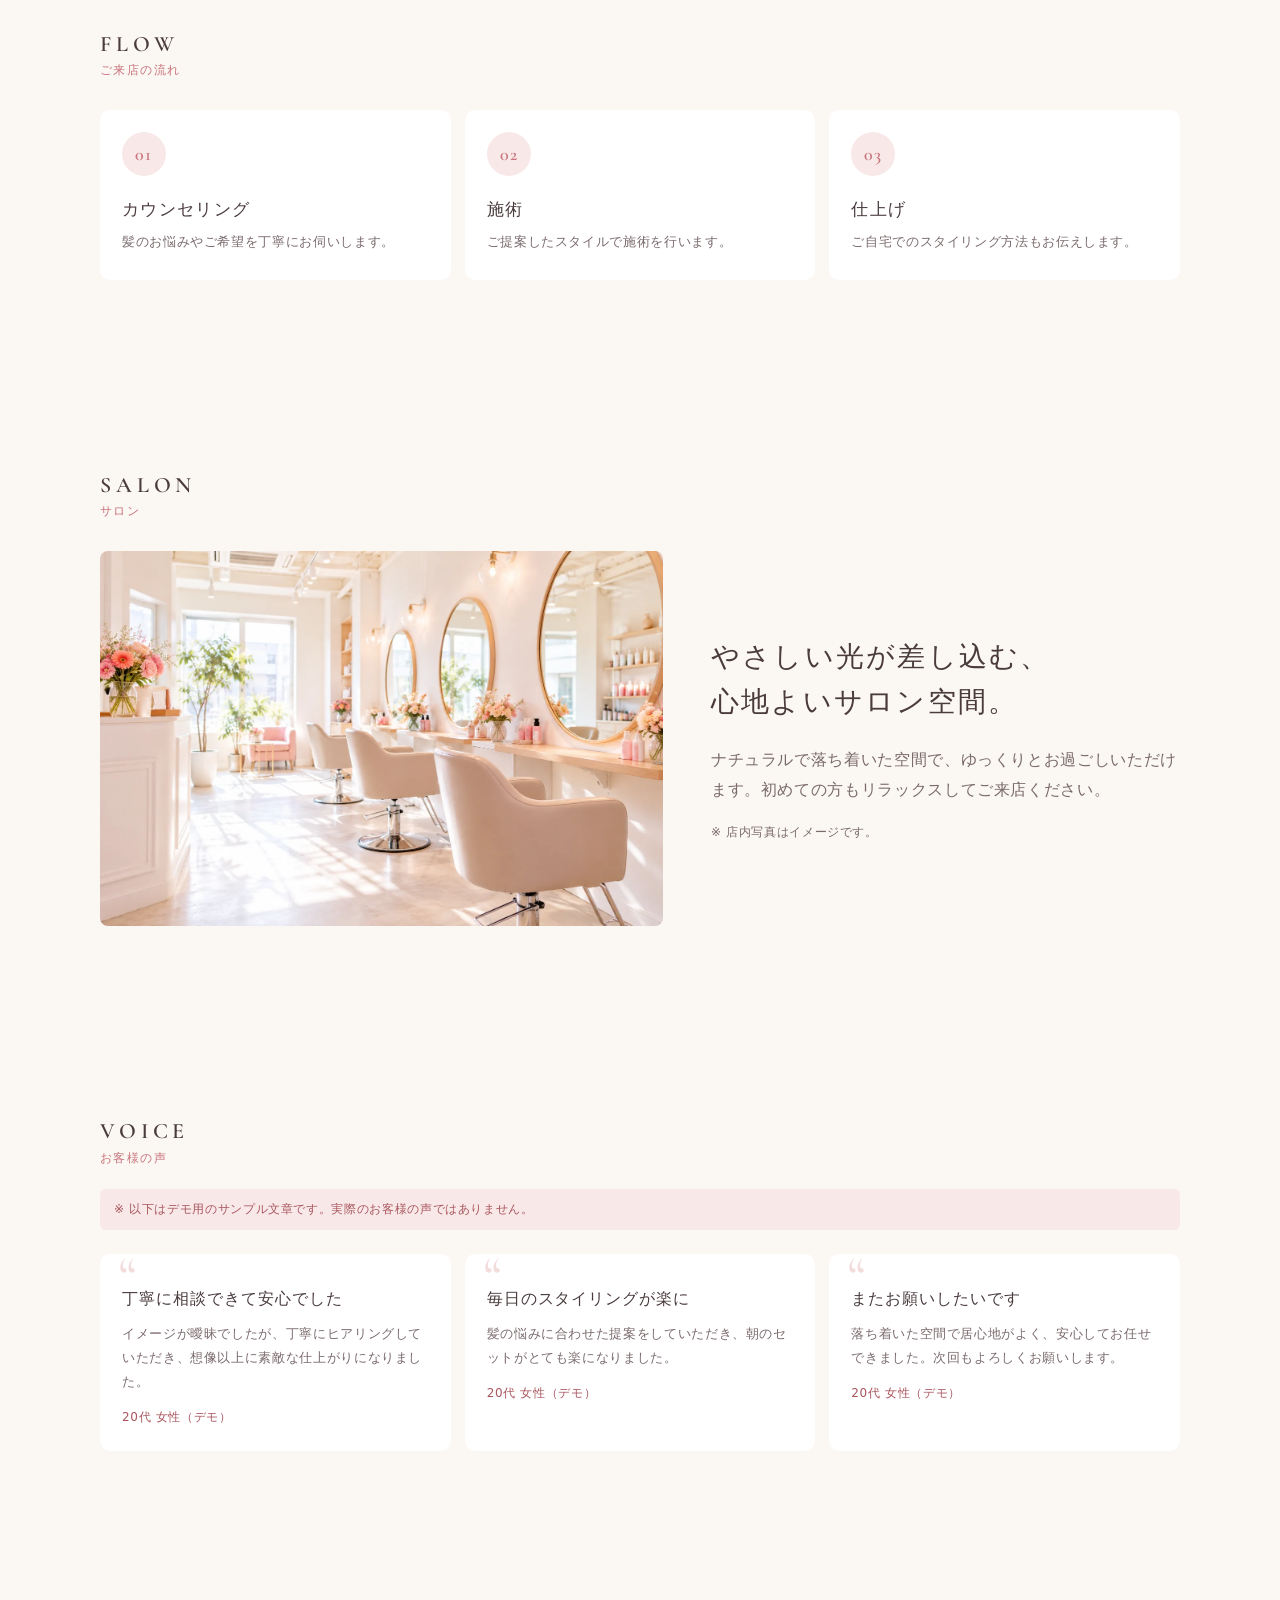
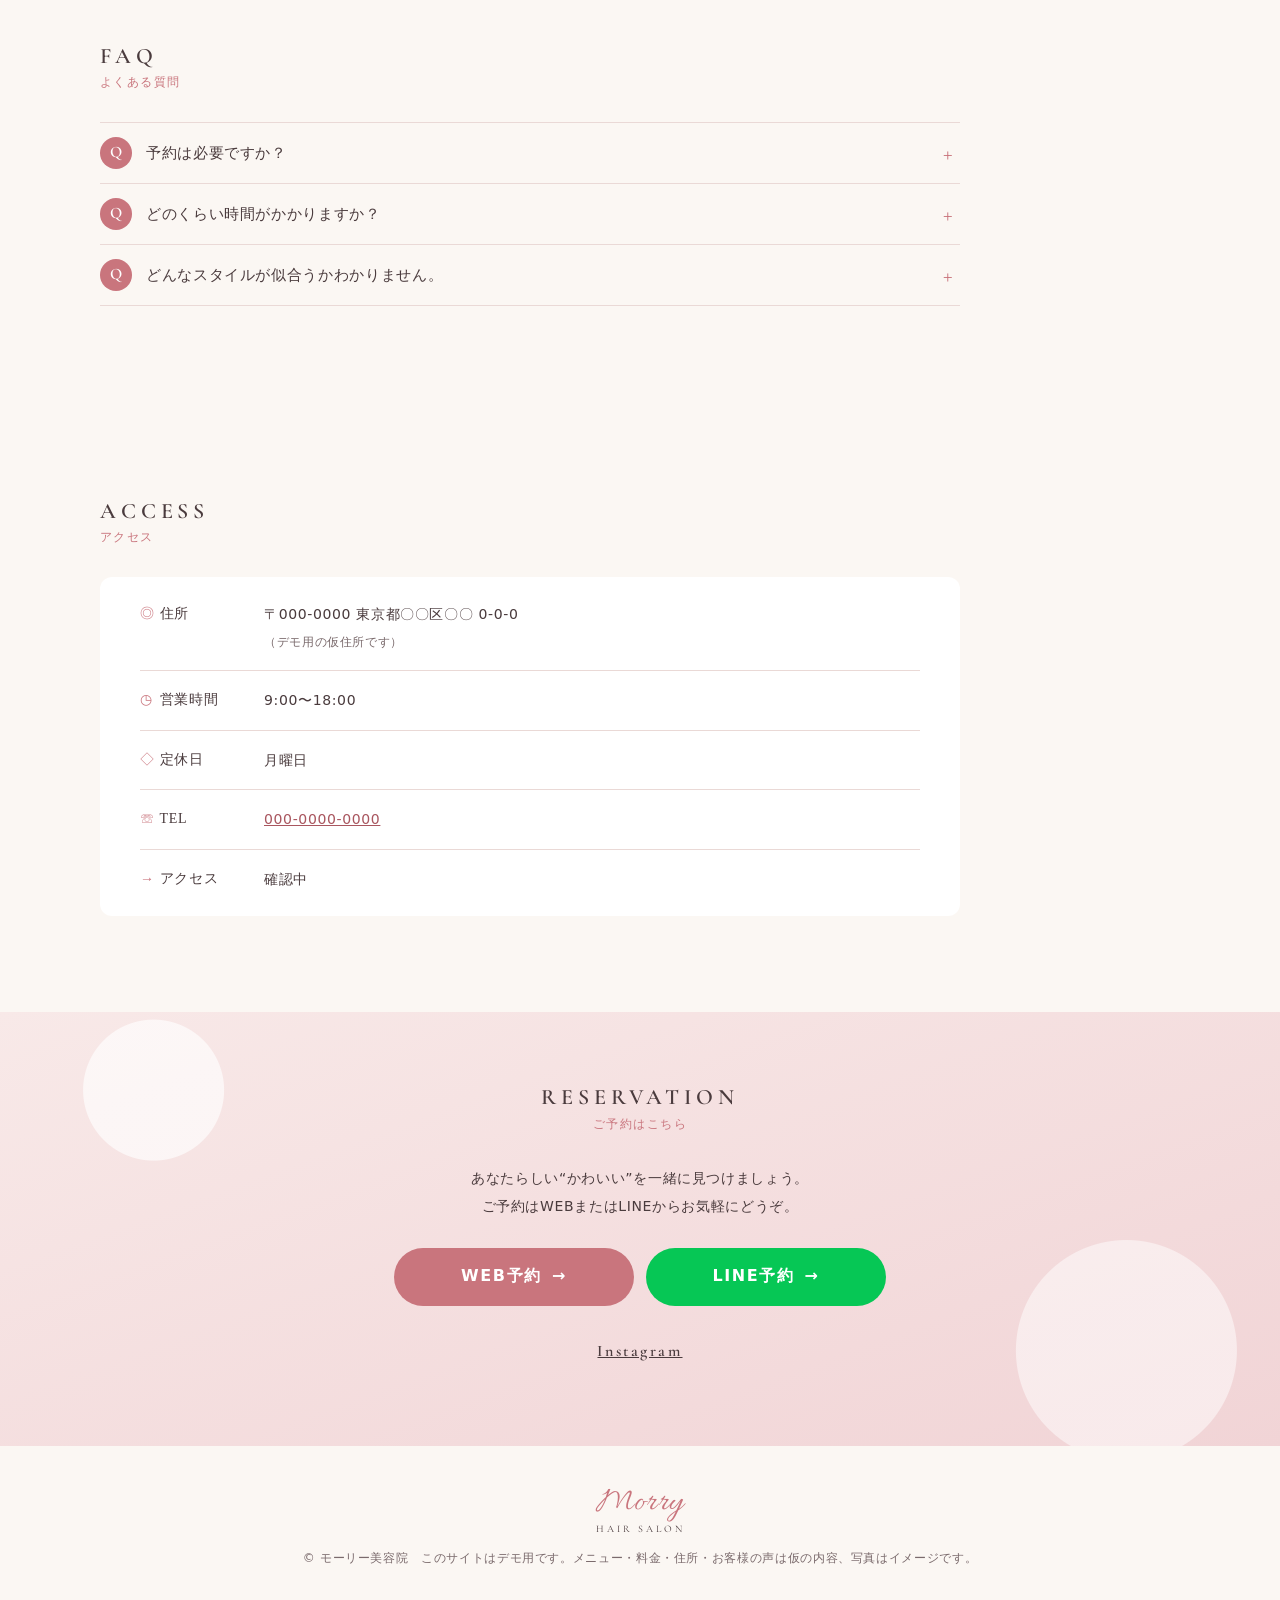
<file: public/sites/morley-salon/index.html>
<!doctype html>
<html lang="ja">
<head>
  <meta charset="utf-8">
  <meta name="viewport" content="width=device-width, initial-scale=1, viewport-fit=cover">
  <title>Morry HAIR SALON（モーリー美容院）｜なりたい私に、出会える場所。</title>
  <meta name="description" content="モーリー美容院は、丁寧なヒアリングで“似合う”を一緒に見つける美容院。あなたらしい“かわいい”を一緒に見つけます。営業時間 9:00〜18:00／月曜定休。">
  <meta name="theme-color" content="#fbf7f3">

  <meta property="og:type" content="website">
  <meta property="og:locale" content="ja_JP">
  <meta property="og:site_name" content="Morry HAIR SALON（モーリー美容院）">
  <meta property="og:title" content="Morry HAIR SALON（モーリー美容院）｜なりたい私に、出会える場所。">
  <meta property="og:description" content="丁寧なヒアリングで、あなたらしい“かわいい”を一緒に見つける美容院です。">
  <meta property="og:url" content="https://inuyamatest.github.io/LP_HP/public/sites/morley-salon/">
  <meta property="og:image" content="https://inuyamatest.github.io/LP_HP/public/sites/morley-salon/images/ogp.jpg">
  <meta property="og:image:width" content="1200">
  <meta property="og:image:height" content="630">
  <meta property="og:image:alt" content="振り返って微笑む、ピンクブラウンの髪の女性（イメージ）">
  <meta name="twitter:card" content="summary_large_image">

  <link rel="icon" href="data:image/svg+xml,%3Csvg xmlns='http://www.w3.org/2000/svg' viewBox='0 0 32 32'%3E%3Crect width='32' height='32' rx='6' fill='%23fbf7f3'/%3E%3Ctext x='16' y='23' font-size='20' text-anchor='middle' font-family='Georgia,serif' fill='%23c9757d'%3EM%3C/text%3E%3C/svg%3E">

  <link rel="preload" as="image" href="images/wide.webp" type="image/webp">
  <link rel="preconnect" href="https://fonts.googleapis.com">
  <link rel="preconnect" href="https://fonts.gstatic.com" crossorigin>
  <link rel="stylesheet" href="https://fonts.googleapis.com/css2?family=Allura&family=Cormorant+Garamond:wght@500;600&family=Zen+Kaku+Gothic+New:wght@400;500;700&family=Zen+Old+Mincho:wght@500;700&display=swap">
  <link rel="stylesheet" href="style.css">
  <script src="script.js" defer></script>
</head>
<body>
  <a class="skip" href="#main">本文へスキップ</a>

  <header class="site-header">
    <a class="logo" href="#top" aria-label="Morry HAIR SALON モーリー美容院 ページの先頭へ">
      <span class="logo__main">Morry</span>
      <span class="logo__sub">HAIR SALON</span>
    </a>
    <nav class="site-nav" id="site-nav" aria-label="ページ内リンク">
      <ul>
        <li><a href="#top"><span lang="en">HOME</span><small>ホーム</small></a></li>
        <li><a href="#concept"><span lang="en">CONCEPT</span><small>コンセプト</small></a></li>
        <li><a href="#style"><span lang="en">STYLE</span><small>スタイル</small></a></li>
        <li><a href="#menu"><span lang="en">MENU</span><small>メニュー</small></a></li>
        <li><a href="#salon"><span lang="en">SALON</span><small>サロン</small></a></li>
        <li><a href="#access"><span lang="en">ACCESS</span><small>アクセス</small></a></li>
      </ul>
      <div class="site-nav__cta">
        <a class="pill pill--web" href="https://beauty.hotpepper.jp/" target="_blank" rel="noopener noreferrer">WEB予約<span aria-hidden="true">→</span></a>
        <a class="pill pill--line" href="https://entry.line.biz/start/jp/" target="_blank" rel="noopener noreferrer">LINE予約<span aria-hidden="true">→</span></a>
      </div>
    </nav>
    <button class="nav-toggle" type="button" aria-expanded="false" aria-controls="site-nav">
      <span class="nav-toggle__bars" aria-hidden="true"></span>
      <span class="nav-toggle__label sr-only">メニュー</span>
    </button>
  </header>

  <main id="main">
    <!-- HERO -->
    <section class="hero" id="top" aria-labelledby="hero-title">
      <div class="hero__media">
        <img src="images/wide.webp" width="1600" height="837" fetchpriority="high" decoding="async"
             alt="やわらかな光の中で振り返って微笑む、ピンクブラウンの髪の女性（イメージ）">
      </div>
      <div class="hero__copy">
        <p class="script hero__script" lang="en" aria-hidden="true">Find Your Beauty</p>
        <h1 class="hero__title" id="hero-title">なりたい私に、<br>出会える場所。</h1>
        <p class="hero__lead">丁寧なヒアリングで、<br>あなたらしい“かわいい”を一緒に見つける<br class="pc"><span class="ib">モーリー美容院。</span></p>
        <a class="arrow-link" href="https://beauty.hotpepper.jp/" target="_blank" rel="noopener noreferrer">
          <span class="arrow-link__circle" aria-hidden="true">→</span>ご予約はこちら
        </a>
      </div>
    </section>

    <!-- CONCEPT -->
    <section class="concept section" id="concept" aria-labelledby="concept-title">
      <div class="concept__text">
        <p class="label"><span lang="en">CONCEPT</span>コンセプト</p>
        <h2 class="heading" id="concept-title">あなたの“好き”を<br>カタチにする。</h2>
        <p class="body">モーリー美容院は、一人ひとりのライフスタイルや好みに寄り添い、丁寧なヒアリングで理想のスタイルを一緒に見つけます。<br>トレンドも、あなたらしさも。<br>毎日がもっと楽しくなるヘアスタイルを。</p>
        <a class="arrow-link" href="#counseling"><span class="arrow-link__circle" aria-hidden="true">→</span>詳しく見る</a>
      </div>
      <div class="concept__visual">
        <figure class="concept__photo">
          <img src="images/hero.webp" width="1122" height="1402" loading="lazy" decoding="async"
               alt="明るい美容室の窓辺で振り返って笑う、ピンクのミディアムヘアの女性（イメージ）">
        </figure>
        <p class="script concept__script" lang="en" aria-hidden="true">A brighter tomorrow</p>
      </div>
    </section>

    <!-- COUNSELING -->
    <section class="counseling section" id="counseling" aria-labelledby="counseling-title">
      <figure class="counseling__photo">
        <img src="images/hearing.webp" width="1600" height="817" loading="lazy" decoding="async"
             alt="美容室で、スマホの髪型画像を指さしながら美容師と笑顔で話す女性（イメージ）">
      </figure>
      <div class="counseling__text">
        <p class="label"><span lang="en">COUNSELING</span>カウンセリング</p>
        <h2 class="heading heading--sm" id="counseling-title">丁寧なヒアリングで<br>“似合う”を一緒に見つける。</h2>
        <p class="body">髪のお悩みや理想のイメージをじっくりお伺いし、髪質やライフスタイルに合わせたスタイルをご提案。なりたいイメージが決まっていない方も、お気軽にご相談ください。</p>
        <ol class="numlist">
          <li><span class="num" aria-hidden="true">01</span>ライフスタイルの確認</li>
          <li><span class="num" aria-hidden="true">02</span>髪のお悩みを丁寧にヒアリング</li>
          <li><span class="num" aria-hidden="true">03</span>あなたに合ったスタイルをご提案</li>
        </ol>
      </div>
    </section>

    <!-- STYLE -->
    <section class="style section" id="style" aria-labelledby="style-title">
      <p class="label"><span lang="en">STYLE</span>スタイル</p>
      <h2 class="sr-only" id="style-title">スタイル</h2>
      <ul class="style__list">
        <li>
          <figure>
            <img src="images/style-perm.webp" width="900" height="1125" loading="lazy" decoding="async"
                 alt="ふんわりウェーブのミディアムヘアで笑う女性（イメージ）">
            <figcaption><strong>ゆるふわミディアム</strong>やわらかな印象の定番スタイル</figcaption>
          </figure>
        </li>
        <li>
          <figure>
            <img src="images/style-highlight.webp" width="900" height="1125" loading="lazy" decoding="async"
                 alt="ピンクのハイライトが入ったロングヘアの女性の横顔（イメージ）">
            <figcaption><strong>透明感カラー</strong>やわらかな色味で軽やかに</figcaption>
          </figure>
        </li>
        <li>
          <figure>
            <img src="images/style-layer.webp" width="900" height="1125" loading="lazy" decoding="async"
                 alt="顔まわりにレイヤーが入ったローズブラウンの髪の女性の横顔（イメージ）">
            <figcaption><strong>レイヤーカット</strong>大人かわいい洗練された印象</figcaption>
          </figure>
        </li>
        <li>
          <figure>
            <img src="images/style-inner.webp" width="900" height="1125" loading="lazy" decoding="async"
                 alt="毛先にピンクのインナーカラーが入ったロングヘアの女性（イメージ）">
            <figcaption><strong>インナーカラーロング</strong>動くたびにピンクがのぞく</figcaption>
          </figure>
        </li>
      </ul>
      <p class="style__more"><a class="arrow-link arrow-link--sm" href="https://www.instagram.com/?hl=ja" target="_blank" rel="noopener noreferrer">スタイルをInstagramで見る<span class="arrow-link__circle" aria-hidden="true">→</span></a></p>
      <p class="note">※ 掲載写真はすべてイメージです。</p>
    </section>

    <!-- RECOMMEND -->
    <section class="recommend" aria-labelledby="recommend-title">
      <div class="recommend__inner">
        <p class="label"><span lang="en">RECOMMEND</span>こんな方におすすめ</p>
        <h2 class="sr-only" id="recommend-title">こんな方におすすめ</h2>
        <ul class="checklist">
          <li>自分に似合うスタイルがわからない</li>
          <li>髪のダメージが気になる</li>
          <li>イメージをうまく伝えられるか不安</li>
          <li>トレンドも取り入れたい</li>
          <li>毎日のスタイリングを楽にしたい</li>
        </ul>
      </div>
    </section>

    <!-- MENU -->
    <section class="menu section" id="menu" aria-labelledby="menu-title">
      <p class="label"><span lang="en">PICK UP MENU</span>おすすめメニュー</p>
      <h2 class="sr-only" id="menu-title">メニュー</h2>
      <ul class="pickup">
        <li class="pickup__item">
          <p class="pickup__en" lang="en">CUT</p>
          <h3>カット</h3>
          <p class="pickup__price">¥4,500</p>
          <p class="pickup__desc">骨格や髪質に合わせた似合わせカットで、扱いやすく、まとまりのあるスタイルに。</p>
        </li>
        <li class="pickup__item">
          <p class="pickup__en" lang="en">COLOR</p>
          <h3>カラー</h3>
          <p class="pickup__price">¥6,000</p>
          <p class="pickup__desc">やわらかな透明感のあるカラーで、髪をきれいに見せる色味をご提案。</p>
        </li>
        <li class="pickup__item">
          <p class="pickup__en" lang="en">TREATMENT</p>
          <h3>トリートメント</h3>
          <p class="pickup__price">¥4,000</p>
          <p class="pickup__desc">髪の状態に合わせたトリートメントで、なめらかで扱いやすい髪に。</p>
        </li>
      </ul>

      <div class="pricelist">
        <p class="label label--center"><span lang="en">MENU</span>メニュー</p>
        <dl>
          <div><dt>カット</dt><dd>¥4,500</dd></div>
          <div><dt>カット＋カラー</dt><dd>¥8,500</dd></div>
          <div><dt>カット＋パーマ</dt><dd>¥8,500</dd></div>
          <div><dt>カラー</dt><dd>¥6,000</dd></div>
          <div><dt>トリートメント</dt><dd>¥4,000</dd></div>
        </dl>
        <p class="note">※ 料金はすべて税込の目安で、デモ用の仮表記です。詳細はお問い合わせください。</p>
      </div>
    </section>

    <!-- FLOW -->
    <section class="flow section" id="flow" aria-labelledby="flow-title">
      <p class="label"><span lang="en">FLOW</span>ご来店の流れ</p>
      <h2 class="sr-only" id="flow-title">ご来店の流れ</h2>
      <ol class="flow__list">
        <li><span class="num" aria-hidden="true">01</span><h3>カウンセリング</h3><p>髪のお悩みやご希望を丁寧にお伺いします。</p></li>
        <li><span class="num" aria-hidden="true">02</span><h3>施術</h3><p>ご提案したスタイルで施術を行います。</p></li>
        <li><span class="num" aria-hidden="true">03</span><h3>仕上げ</h3><p>ご自宅でのスタイリング方法もお伝えします。</p></li>
      </ol>
    </section>

    <!-- SALON -->
    <section class="salon section" id="salon" aria-labelledby="salon-title">
      <p class="label"><span lang="en">SALON</span>サロン</p>
      <div class="salon__grid">
        <figure class="salon__photo">
          <img src="images/interior.webp" width="1400" height="933" loading="lazy" decoding="async"
               alt="丸い鏡と花が並ぶ、やさしい光の入る美容室の店内（イメージ）">
        </figure>
        <div class="salon__text">
          <h2 class="heading heading--sm" id="salon-title">やさしい光が差し込む、<br>心地よいサロン空間。</h2>
          <p class="body">ナチュラルで落ち着いた空間で、ゆっくりとお過ごしいただけます。初めての方もリラックスしてご来店ください。</p>
          <p class="note">※ 店内写真はイメージです。</p>
        </div>
      </div>
    </section>

    <!-- VOICE（デモ） -->
    <section class="voice section" aria-labelledby="voice-title">
      <p class="label"><span lang="en">VOICE</span>お客様の声</p>
      <h2 class="sr-only" id="voice-title">お客様の声（デモ）</h2>
      <p class="demo-banner">※ 以下はデモ用のサンプル文章です。実際のお客様の声ではありません。</p>
      <ul class="voice__list">
        <li>
          <h3>丁寧に相談できて安心でした</h3>
          <p>イメージが曖昧でしたが、丁寧にヒアリングしていただき、想像以上に素敵な仕上がりになりました。</p>
          <p class="voice__who">20代 女性（デモ）</p>
        </li>
        <li>
          <h3>毎日のスタイリングが楽に</h3>
          <p>髪の悩みに合わせた提案をしていただき、朝のセットがとても楽になりました。</p>
          <p class="voice__who">20代 女性（デモ）</p>
        </li>
        <li>
          <h3>またお願いしたいです</h3>
          <p>落ち着いた空間で居心地がよく、安心してお任せできました。次回もよろしくお願いします。</p>
          <p class="voice__who">20代 女性（デモ）</p>
        </li>
      </ul>
    </section>

    <!-- FAQ -->
    <section class="faq section" aria-labelledby="faq-title">
      <p class="label"><span lang="en">FAQ</span>よくある質問</p>
      <h2 class="sr-only" id="faq-title">よくある質問</h2>
      <div class="faq__list">
        <details>
          <summary><span class="faq__q" aria-hidden="true">Q</span>予約は必要ですか？</summary>
          <p>はい。WEBまたはLINEからのご予約をおすすめしています。</p>
        </details>
        <details>
          <summary><span class="faq__q" aria-hidden="true">Q</span>どのくらい時間がかかりますか？</summary>
          <p>メニューにより異なります。目安はカット約1時間、カット＋カラー約2時間です（デモ用の目安）。</p>
        </details>
        <details>
          <summary><span class="faq__q" aria-hidden="true">Q</span>どんなスタイルが似合うかわかりません。</summary>
          <p>大丈夫です。丁寧にカウンセリングして、髪質やライフスタイルに合わせてご提案します。</p>
        </details>
      </div>
    </section>

    <!-- ACCESS -->
    <section class="access section" id="access" aria-labelledby="access-title">
      <p class="label"><span lang="en">ACCESS</span>アクセス</p>
      <h2 class="sr-only" id="access-title">アクセス</h2>
      <dl class="access__list">
        <div><dt><span class="access__icon" aria-hidden="true">◎</span>住所</dt><dd>〒000-0000 東京都〇〇区〇〇 0-0-0<br><small>（デモ用の仮住所です）</small></dd></div>
        <div><dt><span class="access__icon" aria-hidden="true">◷</span>営業時間</dt><dd>9:00〜18:00</dd></div>
        <div><dt><span class="access__icon" aria-hidden="true">◇</span>定休日</dt><dd>月曜日</dd></div>
        <div><dt><span class="access__icon" aria-hidden="true">☏</span>TEL</dt><dd><a href="tel:00000000000">000-0000-0000</a></dd></div>
        <div><dt><span class="access__icon" aria-hidden="true">→</span>アクセス</dt><dd>確認中</dd></div>
      </dl>
    </section>

    <!-- RESERVATION -->
    <section class="reserve" aria-labelledby="reserve-title">
      <p class="label label--center"><span lang="en">RESERVATION</span>ご予約はこちら</p>
      <h2 class="sr-only" id="reserve-title">ご予約</h2>
      <p class="reserve__lead">あなたらしい“かわいい”を一緒に見つけましょう。<br>ご予約はWEBまたはLINEからお気軽にどうぞ。</p>
      <div class="reserve__btns">
        <a class="pill pill--web pill--lg" href="https://beauty.hotpepper.jp/" target="_blank" rel="noopener noreferrer">WEB予約<span aria-hidden="true">→</span></a>
        <a class="pill pill--line pill--lg" href="https://entry.line.biz/start/jp/" target="_blank" rel="noopener noreferrer">LINE予約<span aria-hidden="true">→</span></a>
      </div>
      <p class="reserve__sns"><a href="https://www.instagram.com/?hl=ja" target="_blank" rel="noopener noreferrer">Instagram</a></p>
    </section>
  </main>

  <footer class="site-footer">
    <p class="site-footer__logo" lang="en">Morry <small>HAIR SALON</small></p>
    <p>© モーリー美容院　このサイトはデモ用です。メニュー・料金・住所・お客様の声は仮の内容、写真はイメージです。</p>
  </footer>

  <nav class="dock" aria-label="予約">
    <a class="dock__web" href="https://beauty.hotpepper.jp/" target="_blank" rel="noopener noreferrer">WEB予約</a>
    <a class="dock__line" href="https://entry.line.biz/start/jp/" target="_blank" rel="noopener noreferrer">LINE予約</a>
    <a href="tel:00000000000">電話</a>
  </nav>
</body>
</html>
</file>
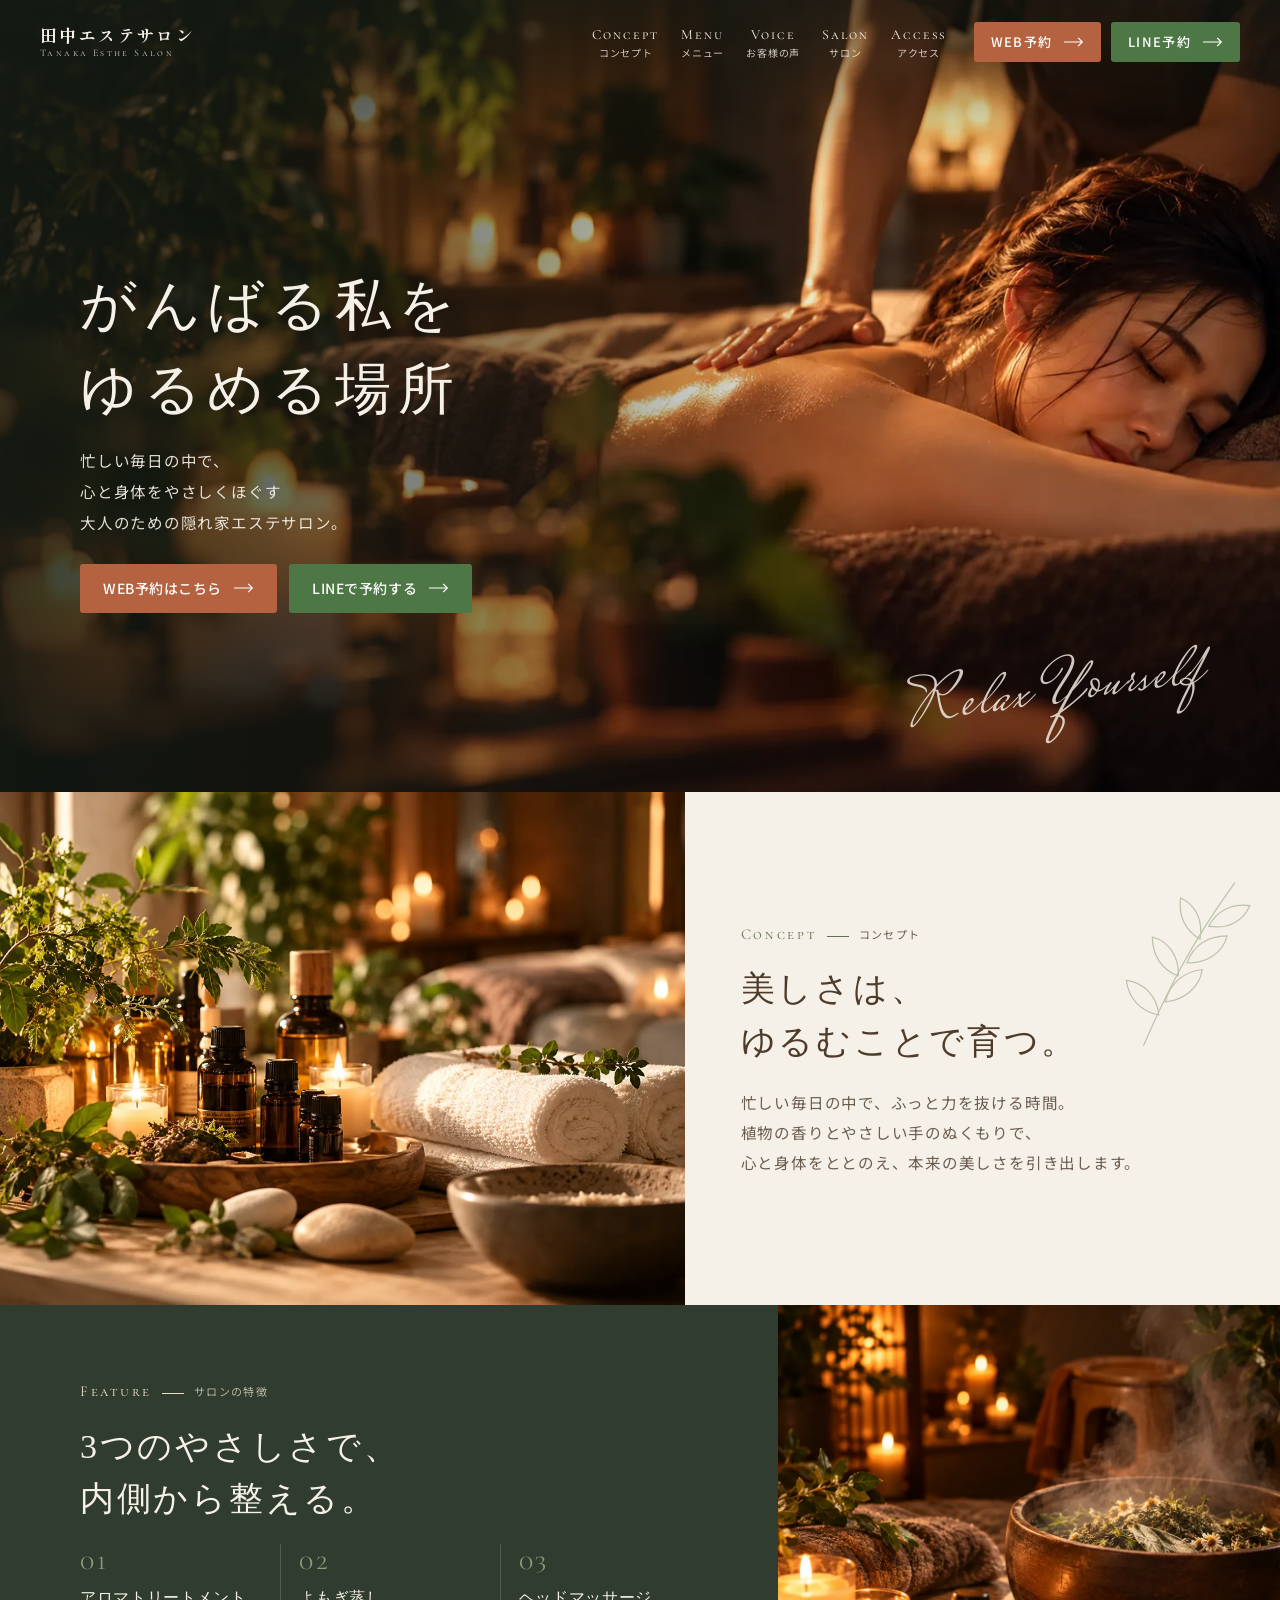
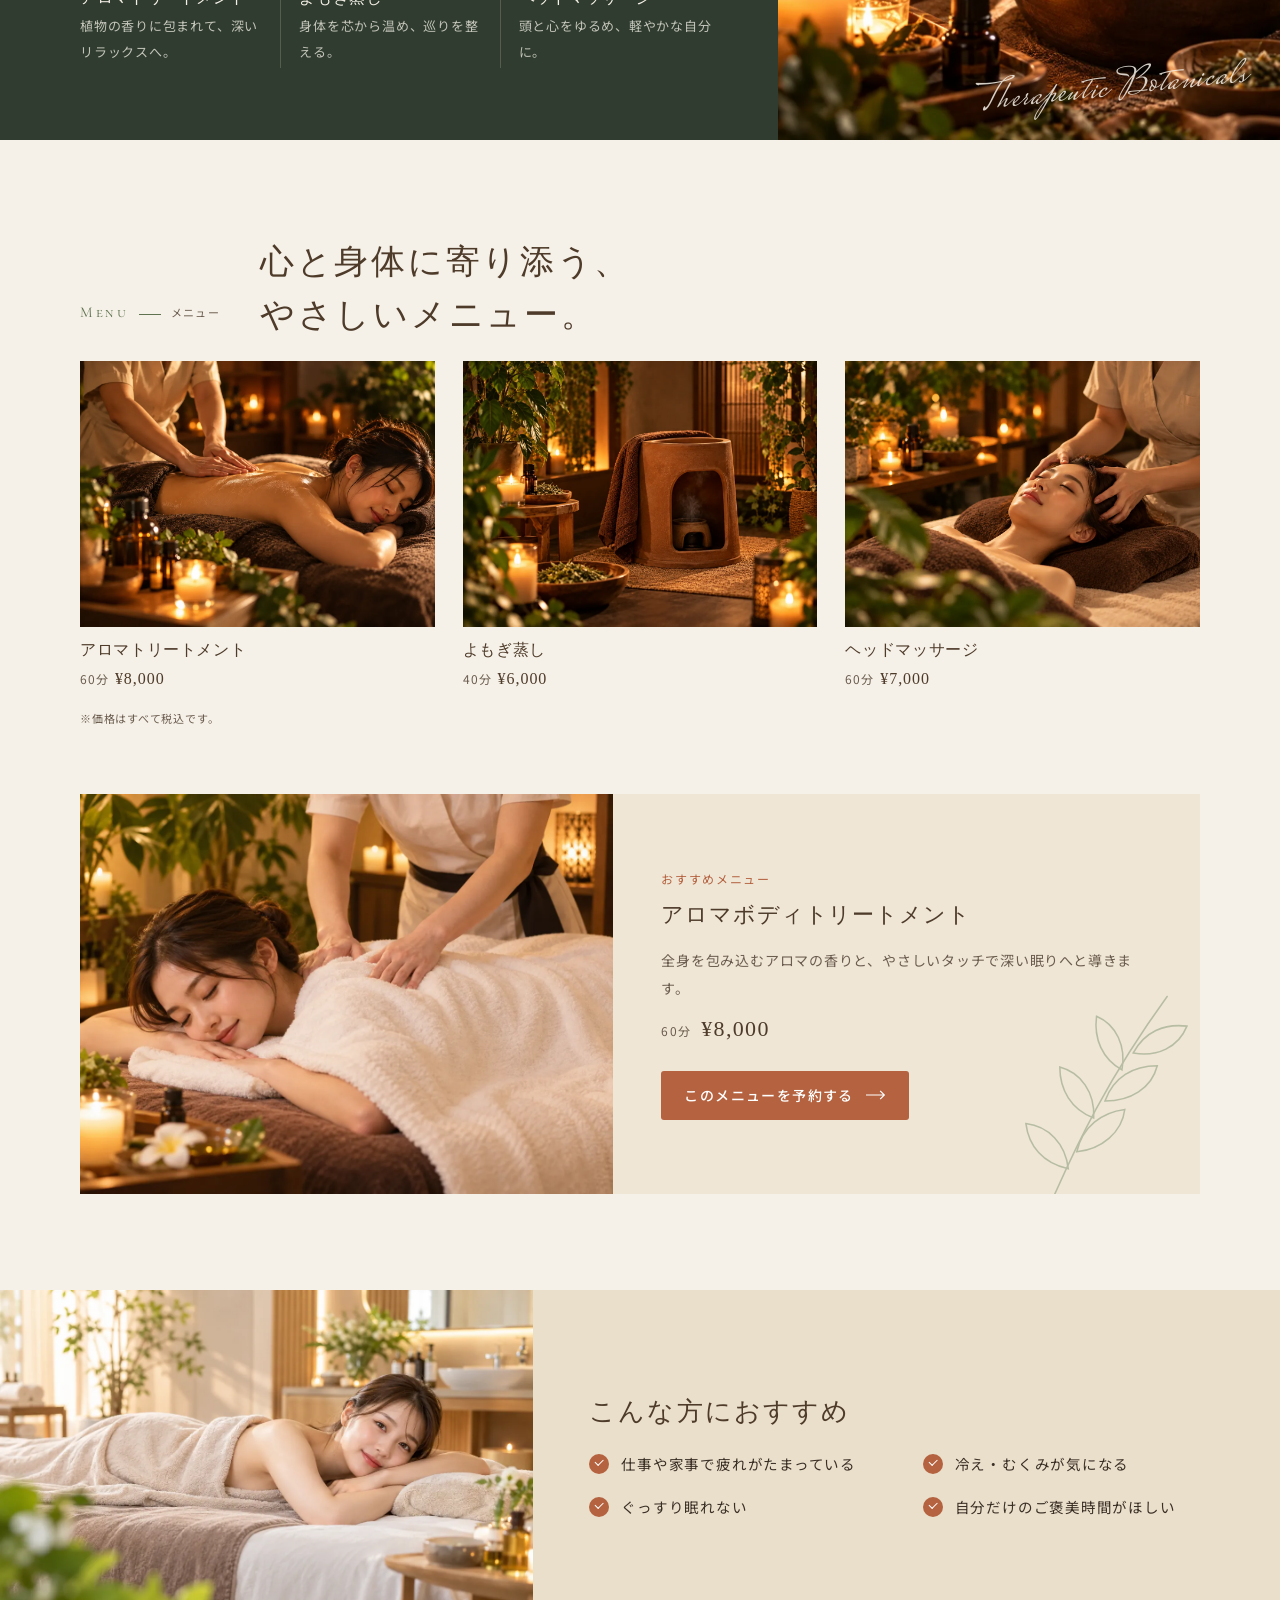
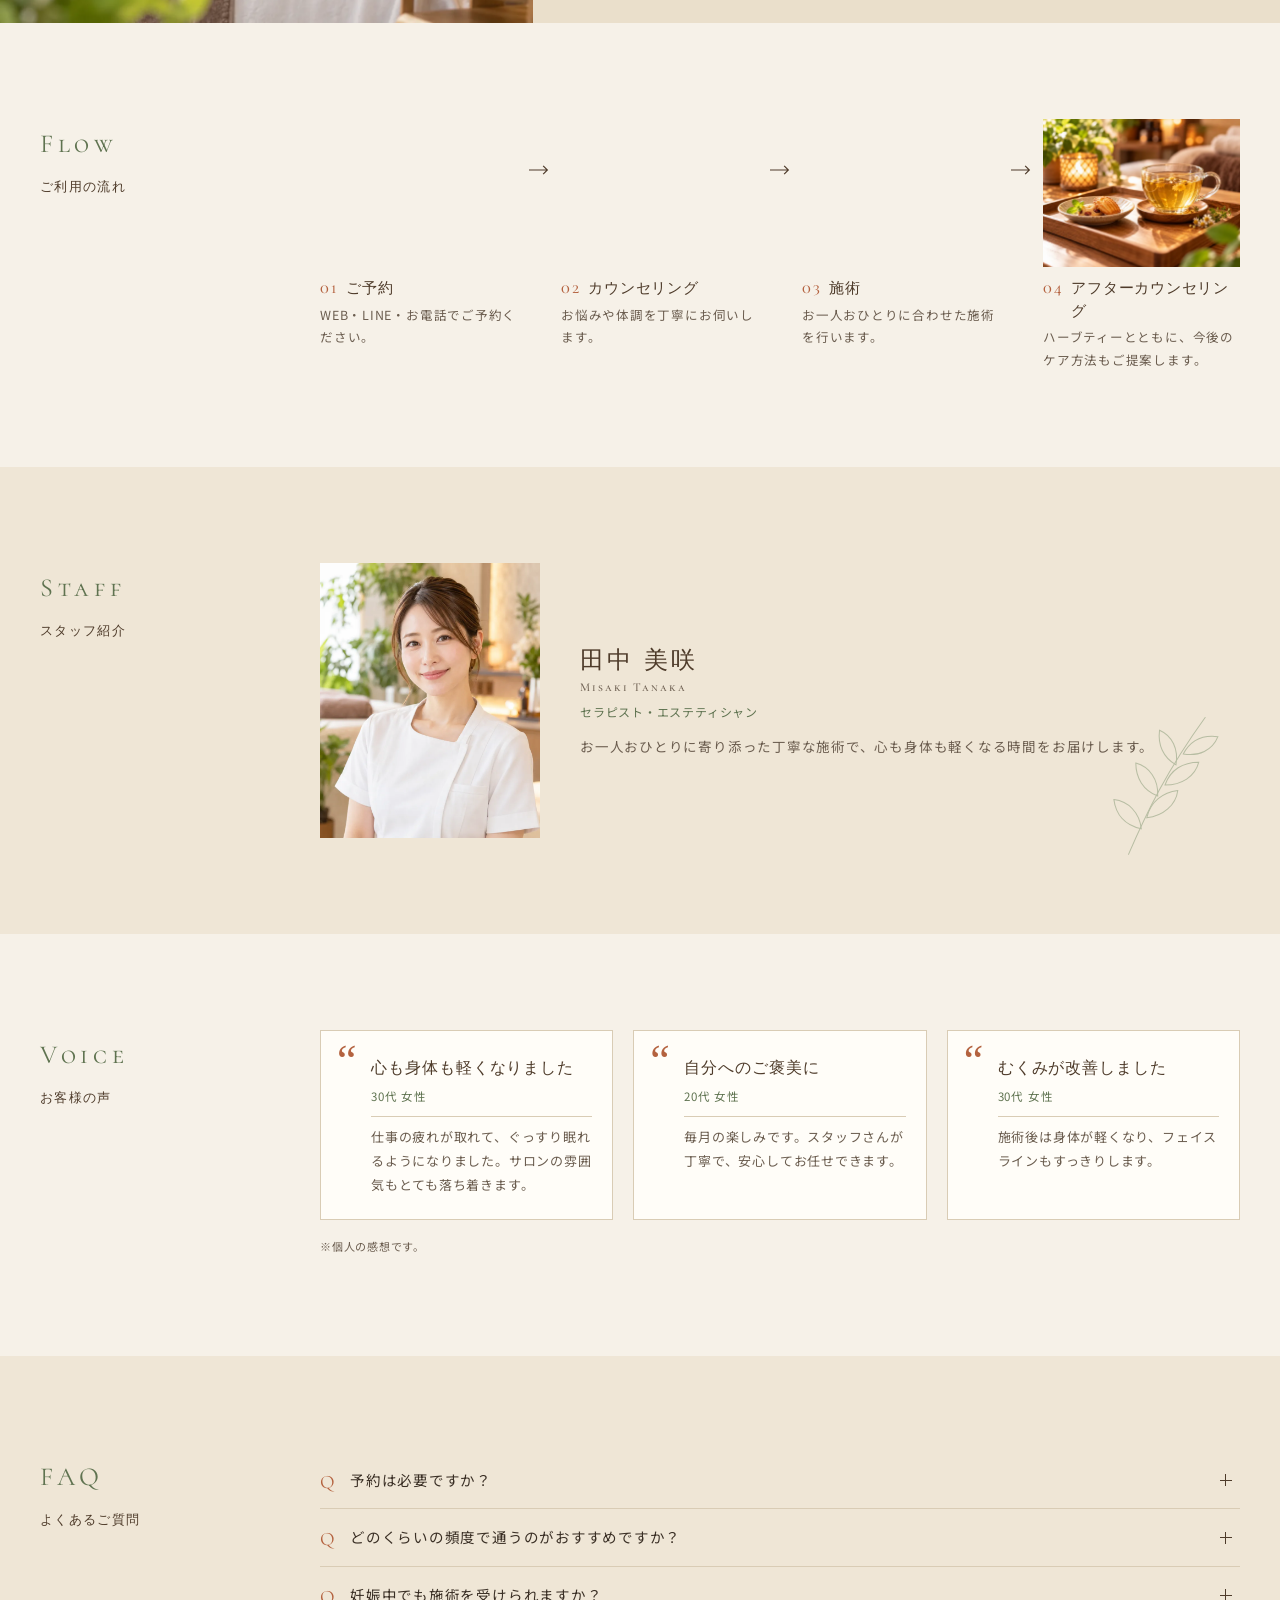
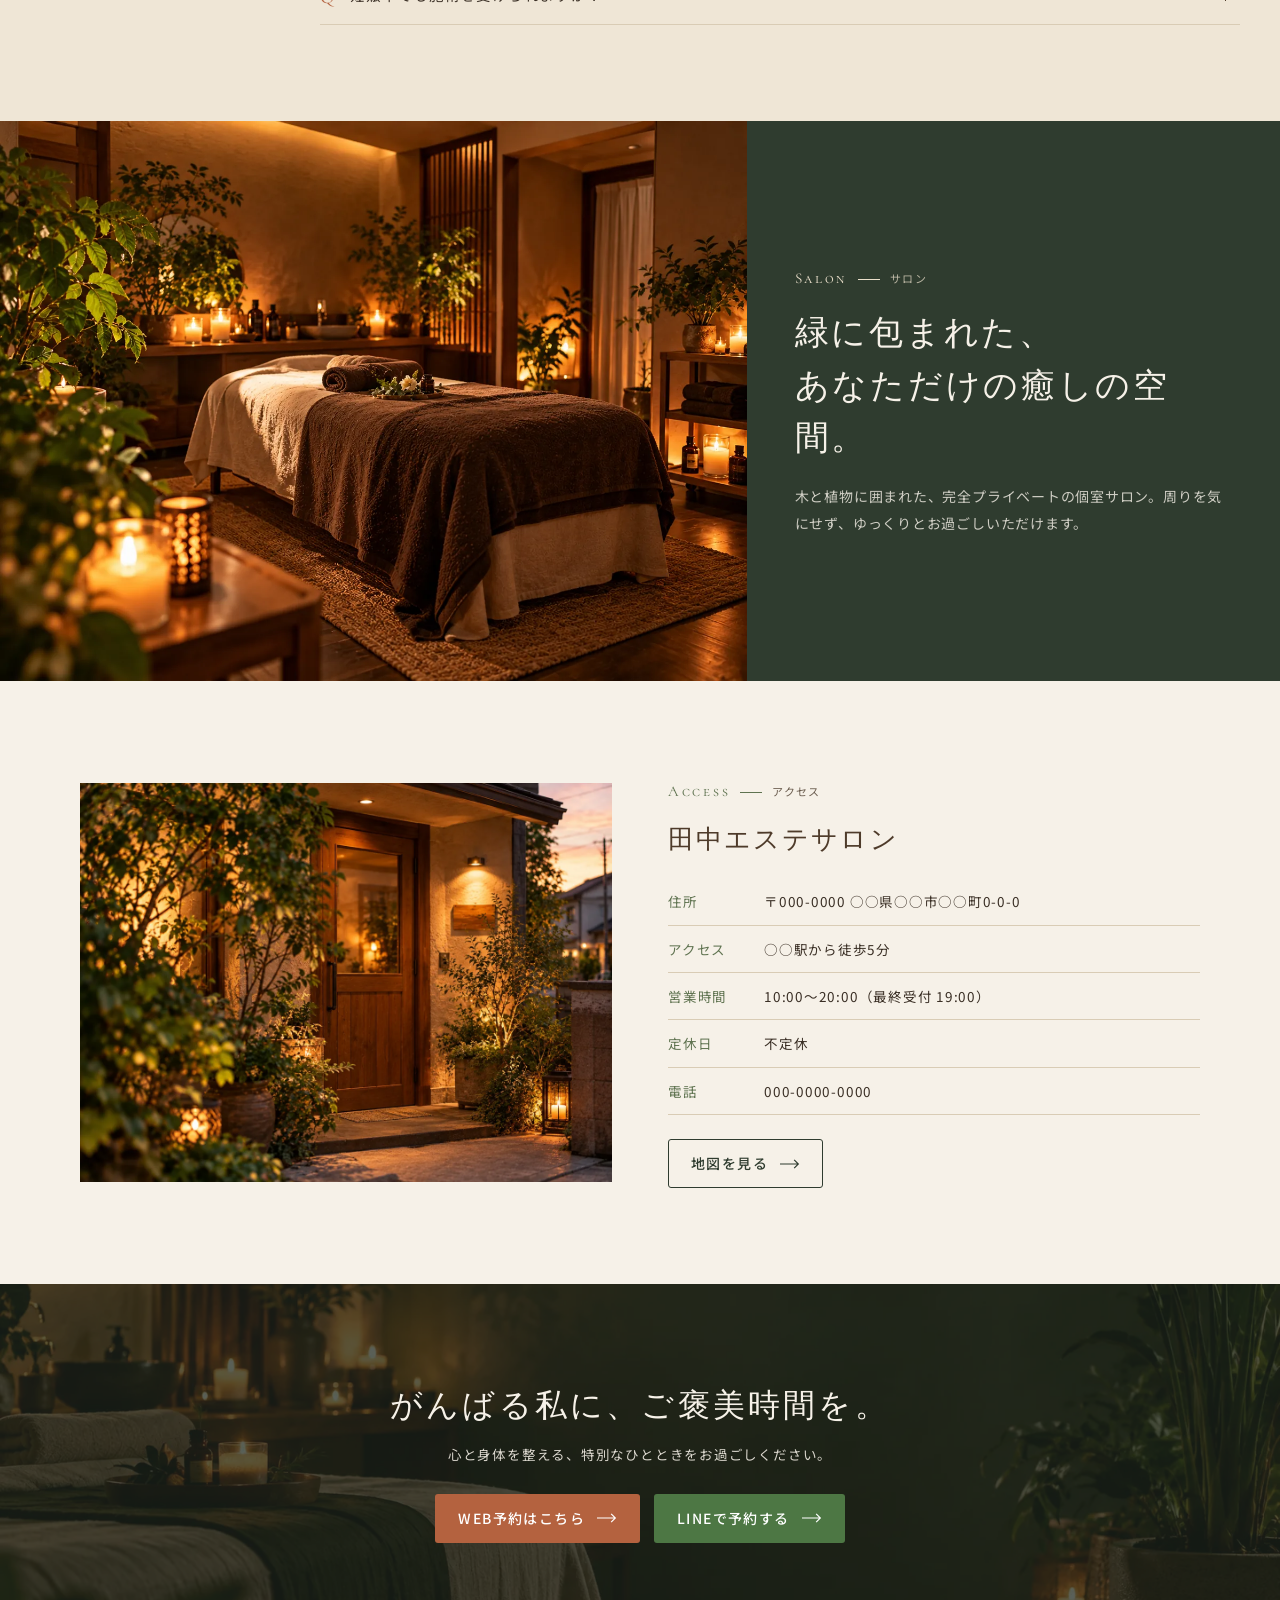
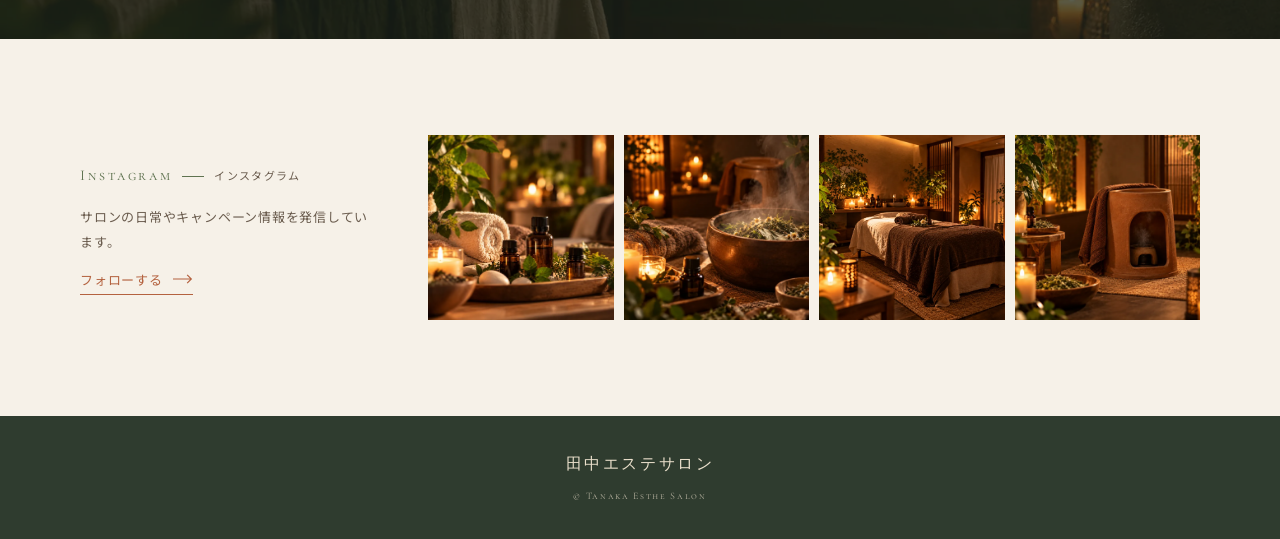
<file: public/sites/tanaka-esthe/index.html>
<!doctype html>
<html lang="ja">
<head>
  <meta charset="utf-8">
  <meta name="viewport" content="width=device-width, initial-scale=1, viewport-fit=cover">
  <title>田中エステサロン｜がんばる私を、ゆるめる場所。大人のための隠れ家エステ</title>
  <meta name="description" content="田中エステサロンは、駅から徒歩5分の住宅街にある大人のための隠れ家エステ。アロマトリートメント、よもぎ蒸し、ヘッドマッサージで、忙しい毎日の心と身体をやさしくほぐします。">
  <meta name="theme-color" content="#2f3c2f">

  <meta property="og:type" content="website">
  <meta property="og:locale" content="ja_JP">
  <meta property="og:site_name" content="田中エステサロン">
  <meta property="og:title" content="田中エステサロン｜がんばる私を、ゆるめる場所。">
  <meta property="og:description" content="忙しい毎日の中で、心と身体をやさしくほぐす。大人のための隠れ家エステサロン。">
  <meta property="og:url" content="https://lp.wakuwaku-inc.com/tanaka-esthe/">
  <meta property="og:image" content="https://lp.wakuwaku-inc.com/tanaka-esthe/images/hero.webp">
  <meta property="og:image:alt" content="キャンドルの灯る施術室で、背中のトリートメントを受けながら目を閉じてくつろぐ女性（イメージ）">
  <meta name="twitter:card" content="summary_large_image">

  <link rel="icon" href="data:image/svg+xml,%3Csvg xmlns='http://www.w3.org/2000/svg' viewBox='0 0 32 32'%3E%3Crect width='32' height='32' fill='%232f3c2f'/%3E%3Cpath d='M16 7c-5 5-5 13 0 18 5-5 5-13 0-18z' fill='none' stroke='%23eadfcb' stroke-width='1.6'/%3E%3Cpath d='M16 10v15' stroke='%23eadfcb' stroke-width='1.2'/%3E%3C/svg%3E">

  <link rel="preload" as="image" href="images/hero.webp" type="image/webp">
  <link rel="preconnect" href="https://fonts.googleapis.com">
  <link rel="preconnect" href="https://fonts.gstatic.com" crossorigin>
  <link rel="stylesheet" href="https://fonts.googleapis.com/css2?family=Cormorant+SC:wght@500&family=Mrs+Saint+Delafield&family=Noto+Sans+JP:wght@400;500&family=Shippori+Mincho+B1:wght@500;700&display=swap">
  <link rel="stylesheet" href="style.css">
  <script src="script.js" defer></script>
</head>
<body>
  <a class="skip" href="#main">本文へスキップ</a>

  <svg width="0" height="0" style="position:absolute" aria-hidden="true" focusable="false">
    <symbol id="leaf" viewBox="0 0 120 160">
      <g fill="none" stroke="currentColor" stroke-width="1.1" stroke-linecap="round">
        <path d="M20 156C40 110 62 64 104 6"/>
        <path d="M34 128c-18-4-28-16-30-32 16 2 28 14 30 32z"/>
        <path d="M40 116c4-18 18-28 34-30-2 16-16 28-34 30z"/>
        <path d="M52 92c-16-6-24-20-24-36 15 4 25 18 24 36z"/>
        <path d="M60 80c6-17 20-25 37-25-4 16-19 25-37 25z"/>
        <path d="M72 58c-14-8-20-22-18-38 14 6 21 21 18 38z"/>
        <path d="M80 46c8-15 22-21 38-19-6 15-21 22-38 19z"/>
      </g>
    </symbol>
    <symbol id="arrow" viewBox="0 0 24 12">
      <path d="M0 6h22M17 1l5 5-5 5" fill="none" stroke="currentColor" stroke-width="1.4"/>
    </symbol>
  </svg>

  <header class="site-header">
    <a class="logo" href="#top">
      <span class="logo__ja">田中エステサロン</span>
      <span class="logo__en" lang="en">Tanaka Esthe Salon</span>
    </a>
    <nav class="site-nav" id="site-nav" aria-label="ページ内リンク">
      <ul>
        <li><a href="#concept"><span lang="en">Concept</span>コンセプト</a></li>
        <li><a href="#menu"><span lang="en">Menu</span>メニュー</a></li>
        <li><a href="#voice"><span lang="en">Voice</span>お客様の声</a></li>
        <li><a href="#salon"><span lang="en">Salon</span>サロン</a></li>
        <li><a href="#access"><span lang="en">Access</span>アクセス</a></li>
      </ul>
      <div class="site-nav__cta">
        <a class="btn btn--terra" href="https://beauty.hotpepper.jp/" target="_blank" rel="noopener noreferrer">WEB予約<svg class="btn__arrow" aria-hidden="true"><use href="#arrow"/></svg></a>
        <a class="btn btn--line" href="https://entry.line.biz/start/jp/" target="_blank" rel="noopener noreferrer">LINE予約<svg class="btn__arrow" aria-hidden="true"><use href="#arrow"/></svg></a>
      </div>
    </nav>
    <button class="nav-toggle" type="button" aria-expanded="false" aria-controls="site-nav">
      <span class="nav-toggle__bars" aria-hidden="true"></span>
      <span class="sr-only nav-toggle__label">メニュー</span>
    </button>
  </header>

  <main id="main">
    <!-- HERO -->
    <section class="hero" id="top" aria-labelledby="hero-title">
      <img class="hero__img" src="images/hero.webp" width="1600" height="900" fetchpriority="high" decoding="async"
           alt="キャンドルの灯る施術室で、背中のトリートメントを受けながら目を閉じてくつろぐ女性（イメージ）">
      <div class="hero__inner">
        <h1 class="hero__title" id="hero-title">がんばる私を<br>ゆるめる場所</h1>
        <p class="hero__lead">忙しい毎日の中で、<br>心と身体をやさしくほぐす<br>大人のための隠れ家エステサロン。</p>
        <div class="hero__cta">
          <a class="btn btn--terra" href="https://beauty.hotpepper.jp/" target="_blank" rel="noopener noreferrer">WEB予約はこちら<svg class="btn__arrow" aria-hidden="true"><use href="#arrow"/></svg></a>
          <a class="btn btn--line" href="https://entry.line.biz/start/jp/" target="_blank" rel="noopener noreferrer">LINEで予約する<svg class="btn__arrow" aria-hidden="true"><use href="#arrow"/></svg></a>
        </div>
      </div>
      <p class="hero__script" lang="en" aria-hidden="true">Relax Yourself</p>
    </section>

    <!-- CONCEPT -->
    <section class="concept" id="concept" aria-labelledby="concept-title">
      <figure class="concept__photo">
        <img src="images/concept.webp" width="1200" height="900" loading="lazy" decoding="async"
             alt="アロマオイルの小瓶、丸めた白いタオル、キャンドル、植物が並ぶ木のトレー（イメージ）">
      </figure>
      <div class="concept__text">
        <p class="label"><span lang="en">Concept</span>コンセプト</p>
        <h2 class="heading" id="concept-title">美しさは、<br>ゆるむことで育つ。</h2>
        <p>忙しい毎日の中で、ふっと力を抜ける時間。<br class="pc">植物の香りとやさしい手のぬくもりで、<br class="pc">心と身体をととのえ、本来の美しさを引き出します。</p>
        <svg class="leaf leaf--concept" aria-hidden="true"><use href="#leaf"/></svg>
      </div>
    </section>

    <!-- FEATURE -->
    <section class="feature" aria-labelledby="feature-title">
      <div class="feature__inner">
        <p class="label label--light"><span lang="en">Feature</span>サロンの特徴</p>
        <h2 class="heading heading--light" id="feature-title">3つのやさしさで、<br>内側から整える。</h2>
        <ol class="feature__list">
          <li>
            <span class="num" aria-hidden="true">01</span>
            <h3>アロマトリートメント</h3>
            <p>植物の香りに包まれて、深いリラックスへ。</p>
          </li>
          <li>
            <span class="num" aria-hidden="true">02</span>
            <h3>よもぎ蒸し</h3>
            <p>身体を芯から温め、巡りを整える。</p>
          </li>
          <li>
            <span class="num" aria-hidden="true">03</span>
            <h3>ヘッドマッサージ</h3>
            <p>頭と心をゆるめ、軽やかな自分に。</p>
          </li>
        </ol>
      </div>
      <figure class="feature__photo">
        <img src="images/feature.webp" width="1200" height="900" loading="lazy" decoding="async"
             alt="湯気の立つ木の器に入ったハーブと、キャンドルの灯り（イメージ）">
      </figure>
      <p class="feature__script" lang="en" aria-hidden="true">Therapeutic Botanicals</p>
    </section>

    <!-- MENU -->
    <section class="menu section" id="menu" aria-labelledby="menu-title">
      <div class="menu__head">
        <p class="label"><span lang="en">Menu</span>メニュー</p>
        <h2 class="heading" id="menu-title">心と身体に寄り添う、<br>やさしいメニュー。</h2>
      </div>
      <ul class="menu__list">
        <li>
          <img src="images/menu-aroma.webp" width="1200" height="900" loading="lazy" decoding="async" alt="背中にアロマトリートメントを受ける女性（イメージ）">
          <h3>アロマトリートメント</h3>
          <p class="price"><span>60分</span>¥8,000</p>
        </li>
        <li>
          <img src="images/menu-yomogi.webp" width="1200" height="900" loading="lazy" decoding="async" alt="植物とキャンドルに囲まれた、よもぎ蒸しの陶器の椅子（イメージ）">
          <h3>よもぎ蒸し</h3>
          <p class="price"><span>40分</span>¥6,000</p>
        </li>
        <li>
          <img src="images/menu-head.webp" width="1200" height="900" loading="lazy" decoding="async" alt="仰向けでヘッドマッサージを受ける女性（イメージ）">
          <h3>ヘッドマッサージ</h3>
          <p class="price"><span>60分</span>¥7,000</p>
        </li>
      </ul>
      <p class="menu__note">※価格はすべて税込です。</p>

      <article class="pickup" aria-labelledby="pickup-title">
        <img class="pickup__photo" src="images/recommend.webp" width="1200" height="900" loading="lazy" decoding="async"
             alt="キャンドルのそばで、タオル越しに肩のトリートメントを受けて目を閉じる女性（イメージ）">
        <div class="pickup__text">
          <p class="pickup__tag">おすすめメニュー</p>
          <h3 class="pickup__title" id="pickup-title">アロマボディトリートメント</h3>
          <p>全身を包み込むアロマの香りと、やさしいタッチで深い眠りへと導きます。</p>
          <p class="price price--lg"><span>60分</span>¥8,000</p>
          <a class="btn btn--terra" href="https://beauty.hotpepper.jp/" target="_blank" rel="noopener noreferrer">このメニューを予約する<svg class="btn__arrow" aria-hidden="true"><use href="#arrow"/></svg></a>
        </div>
        <svg class="leaf leaf--pickup" aria-hidden="true"><use href="#leaf"/></svg>
      </article>
    </section>

    <!-- FOR YOU -->
    <section class="foryou" aria-labelledby="foryou-title">
      <figure class="foryou__photo">
        <img src="images/foryou.webp" width="1200" height="751" loading="lazy" decoding="async" alt="施術ベッドにうつぶせになり、穏やかに微笑む女性（イメージ）">
      </figure>
      <div class="foryou__text">
        <h2 class="heading heading--sm" id="foryou-title">こんな方におすすめ</h2>
        <ul class="checks">
          <li>仕事や家事で疲れがたまっている</li>
          <li>冷え・むくみが気になる</li>
          <li>ぐっすり眠れない</li>
          <li>自分だけのご褒美時間がほしい</li>
        </ul>
      </div>
    </section>

    <!-- FLOW -->
    <section class="side section" aria-labelledby="flow-title">
      <p class="side__label"><span lang="en">Flow</span><span id="flow-title">ご利用の流れ</span></p>
      <ol class="flow">
        <li>
          <img src="images/flow-reserve.webp" width="800" height="600" loading="lazy" decoding="async" alt="スマートフォンで予約する女性（イメージ）">
          <h3><span class="num" aria-hidden="true">01</span>ご予約</h3>
          <p>WEB・LINE・お電話でご予約ください。</p>
        </li>
        <li>
          <img src="images/flow-counseling.webp" width="800" height="600" loading="lazy" decoding="async" alt="テーブルをはさんで、セラピストに悩みを話す女性（イメージ）">
          <h3><span class="num" aria-hidden="true">02</span>カウンセリング</h3>
          <p>お悩みや体調を丁寧にお伺いします。</p>
        </li>
        <li>
          <img src="images/flow-treatment.webp" width="800" height="600" loading="lazy" decoding="async" alt="フェイシャルの施術を受ける女性（イメージ）">
          <h3><span class="num" aria-hidden="true">03</span>施術</h3>
          <p>お一人おひとりに合わせた施術を行います。</p>
        </li>
        <li>
          <img src="images/flow-after.webp" width="800" height="600" loading="lazy" decoding="async" alt="木のトレーに置かれたカモミールティーと焼き菓子（イメージ）">
          <h3><span class="num" aria-hidden="true">04</span>アフターカウンセリング</h3>
          <p>ハーブティーとともに、今後のケア方法もご提案します。</p>
        </li>
      </ol>
    </section>

    <!-- STAFF -->
    <section class="side side--tint section" aria-labelledby="staff-title">
      <p class="side__label"><span lang="en">Staff</span><span id="staff-title">スタッフ紹介</span></p>
      <div class="staff">
        <img class="staff__photo" src="images/staff.webp" width="800" height="1000" loading="lazy" decoding="async" alt="白いユニフォームで微笑むセラピストの田中美咲（イメージ）">
        <div class="staff__text">
          <h3 class="staff__name">田中 美咲<span lang="en">Misaki Tanaka</span></h3>
          <p class="staff__role">セラピスト・エステティシャン</p>
          <p>お一人おひとりに寄り添った丁寧な施術で、心も身体も軽くなる時間をお届けします。</p>
        </div>
        <svg class="leaf leaf--staff" aria-hidden="true"><use href="#leaf"/></svg>
      </div>
    </section>

    <!-- VOICE -->
    <section class="side section" id="voice" aria-labelledby="voice-title">
      <p class="side__label"><span lang="en">Voice</span><span id="voice-title">お客様の声</span></p>
      <ul class="voice">
        <li>
          <h3>心も身体も軽くなりました</h3>
          <p class="voice__who">30代 女性</p>
          <p>仕事の疲れが取れて、ぐっすり眠れるようになりました。サロンの雰囲気もとても落ち着きます。</p>
        </li>
        <li>
          <h3>自分へのご褒美に</h3>
          <p class="voice__who">20代 女性</p>
          <p>毎月の楽しみです。スタッフさんが丁寧で、安心してお任せできます。</p>
        </li>
        <li>
          <h3>むくみが改善しました</h3>
          <p class="voice__who">30代 女性</p>
          <p>施術後は身体が軽くなり、フェイスラインもすっきりします。</p>
        </li>
      </ul>
      <p class="side__note">※個人の感想です。</p>
    </section>

    <!-- FAQ -->
    <section class="side side--tint section" aria-labelledby="faq-title">
      <p class="side__label"><span lang="en">FAQ</span><span id="faq-title">よくあるご質問</span></p>
      <div class="faq">
        <details>
          <summary>予約は必要ですか？</summary>
          <p>完全予約制です。WEB・LINE・お電話からご予約ください。当日のご予約も、空きがあればお受けしています。</p>
        </details>
        <details>
          <summary>どのくらいの頻度で通うのがおすすめですか？</summary>
          <p>目安は月に1〜2回です。お身体の状態やご予定に合わせて、カウンセリングでご提案します。</p>
        </details>
        <details>
          <summary>妊娠中でも施術を受けられますか？</summary>
          <p>安全のため、メニューによってはお受けできない場合があります。ご予約の前に一度ご相談ください。</p>
        </details>
      </div>
    </section>

    <!-- SALON -->
    <section class="salon" id="salon" aria-labelledby="salon-title">
      <figure class="salon__photo">
        <img src="images/salon.webp" width="1400" height="1050" loading="lazy" decoding="async" alt="キャンドルと植物に囲まれた、施術ベッドのある個室（イメージ）">
      </figure>
      <div class="salon__text">
        <p class="label"><span lang="en">Salon</span>サロン</p>
        <h2 class="heading" id="salon-title">緑に包まれた、<br>あなただけの癒しの空間。</h2>
        <p>木と植物に囲まれた、完全プライベートの個室サロン。周りを気にせず、ゆっくりとお過ごしいただけます。</p>
      </div>
    </section>

    <!-- ACCESS -->
    <section class="access section" id="access" aria-labelledby="access-title">
      <figure class="access__photo">
        <img src="images/entrance.webp" width="1200" height="900" loading="lazy" decoding="async" alt="夕暮れの灯りがともる、植物に囲まれたサロンの木の扉（イメージ）">
      </figure>
      <div class="access__text">
        <p class="label"><span lang="en">Access</span>アクセス</p>
        <h2 class="heading heading--sm" id="access-title">田中エステサロン</h2>
        <dl class="info">
          <div><dt>住所</dt><dd>〒000-0000 ○○県○○市○○町0-0-0</dd></div>
          <div><dt>アクセス</dt><dd>○○駅から徒歩5分</dd></div>
          <div><dt>営業時間</dt><dd>10:00〜20:00（最終受付 19:00）</dd></div>
          <div><dt>定休日</dt><dd>不定休</dd></div>
          <div><dt>電話</dt><dd>000-0000-0000</dd></div>
        </dl>
        <a class="btn btn--ghost" href="https://www.google.com/maps" target="_blank" rel="noopener noreferrer">地図を見る<svg class="btn__arrow" aria-hidden="true"><use href="#arrow"/></svg></a>
      </div>
    </section>

    <!-- CLOSING CTA -->
    <section class="closing" aria-labelledby="closing-title">
      <img class="closing__img" src="images/closing.webp" width="1600" height="900" loading="lazy" decoding="async" alt="">
      <div class="closing__inner">
        <h2 class="closing__title" id="closing-title">がんばる私に、ご褒美時間を。</h2>
        <p>心と身体を整える、特別なひとときをお過ごしください。</p>
        <div class="closing__cta">
          <a class="btn btn--terra" href="https://beauty.hotpepper.jp/" target="_blank" rel="noopener noreferrer">WEB予約はこちら<svg class="btn__arrow" aria-hidden="true"><use href="#arrow"/></svg></a>
          <a class="btn btn--line" href="https://entry.line.biz/start/jp/" target="_blank" rel="noopener noreferrer">LINEで予約する<svg class="btn__arrow" aria-hidden="true"><use href="#arrow"/></svg></a>
        </div>
      </div>
    </section>

    <!-- INSTAGRAM -->
    <section class="insta section" aria-labelledby="insta-title">
      <div class="insta__head">
        <p class="label"><span lang="en">Instagram</span><span id="insta-title">インスタグラム</span></p>
        <p>サロンの日常やキャンペーン情報を発信しています。</p>
        <a class="insta__link" href="https://www.instagram.com/" target="_blank" rel="noopener noreferrer">フォローする<svg class="btn__arrow" aria-hidden="true"><use href="#arrow"/></svg></a>
      </div>
      <ul class="insta__grid">
        <li><img src="images/aroma-items.webp" width="1000" height="750" loading="lazy" decoding="async" alt="アロマオイルとタオル、白い石"></li>
        <li><img src="images/feature.webp" width="1200" height="900" loading="lazy" decoding="async" alt="湯気の立つハーブの器"></li>
        <li><img src="images/salon.webp" width="1400" height="1050" loading="lazy" decoding="async" alt="キャンドルの灯る個室"></li>
        <li><img src="images/menu-yomogi.webp" width="1200" height="900" loading="lazy" decoding="async" alt="よもぎ蒸しの陶器の椅子"></li>
      </ul>
    </section>
  </main>

  <footer class="site-footer">
    <p class="site-footer__name">田中エステサロン</p>
    <p class="site-footer__copy"><small>&copy; Tanaka Esthe Salon</small></p>
  </footer>

  <div class="dock" aria-label="ご予約">
    <a class="dock__web" href="https://beauty.hotpepper.jp/" target="_blank" rel="noopener noreferrer">WEB予約</a>
    <a class="dock__line" href="https://entry.line.biz/start/jp/" target="_blank" rel="noopener noreferrer">LINE予約</a>
  </div>
</body>
</html>
</file>
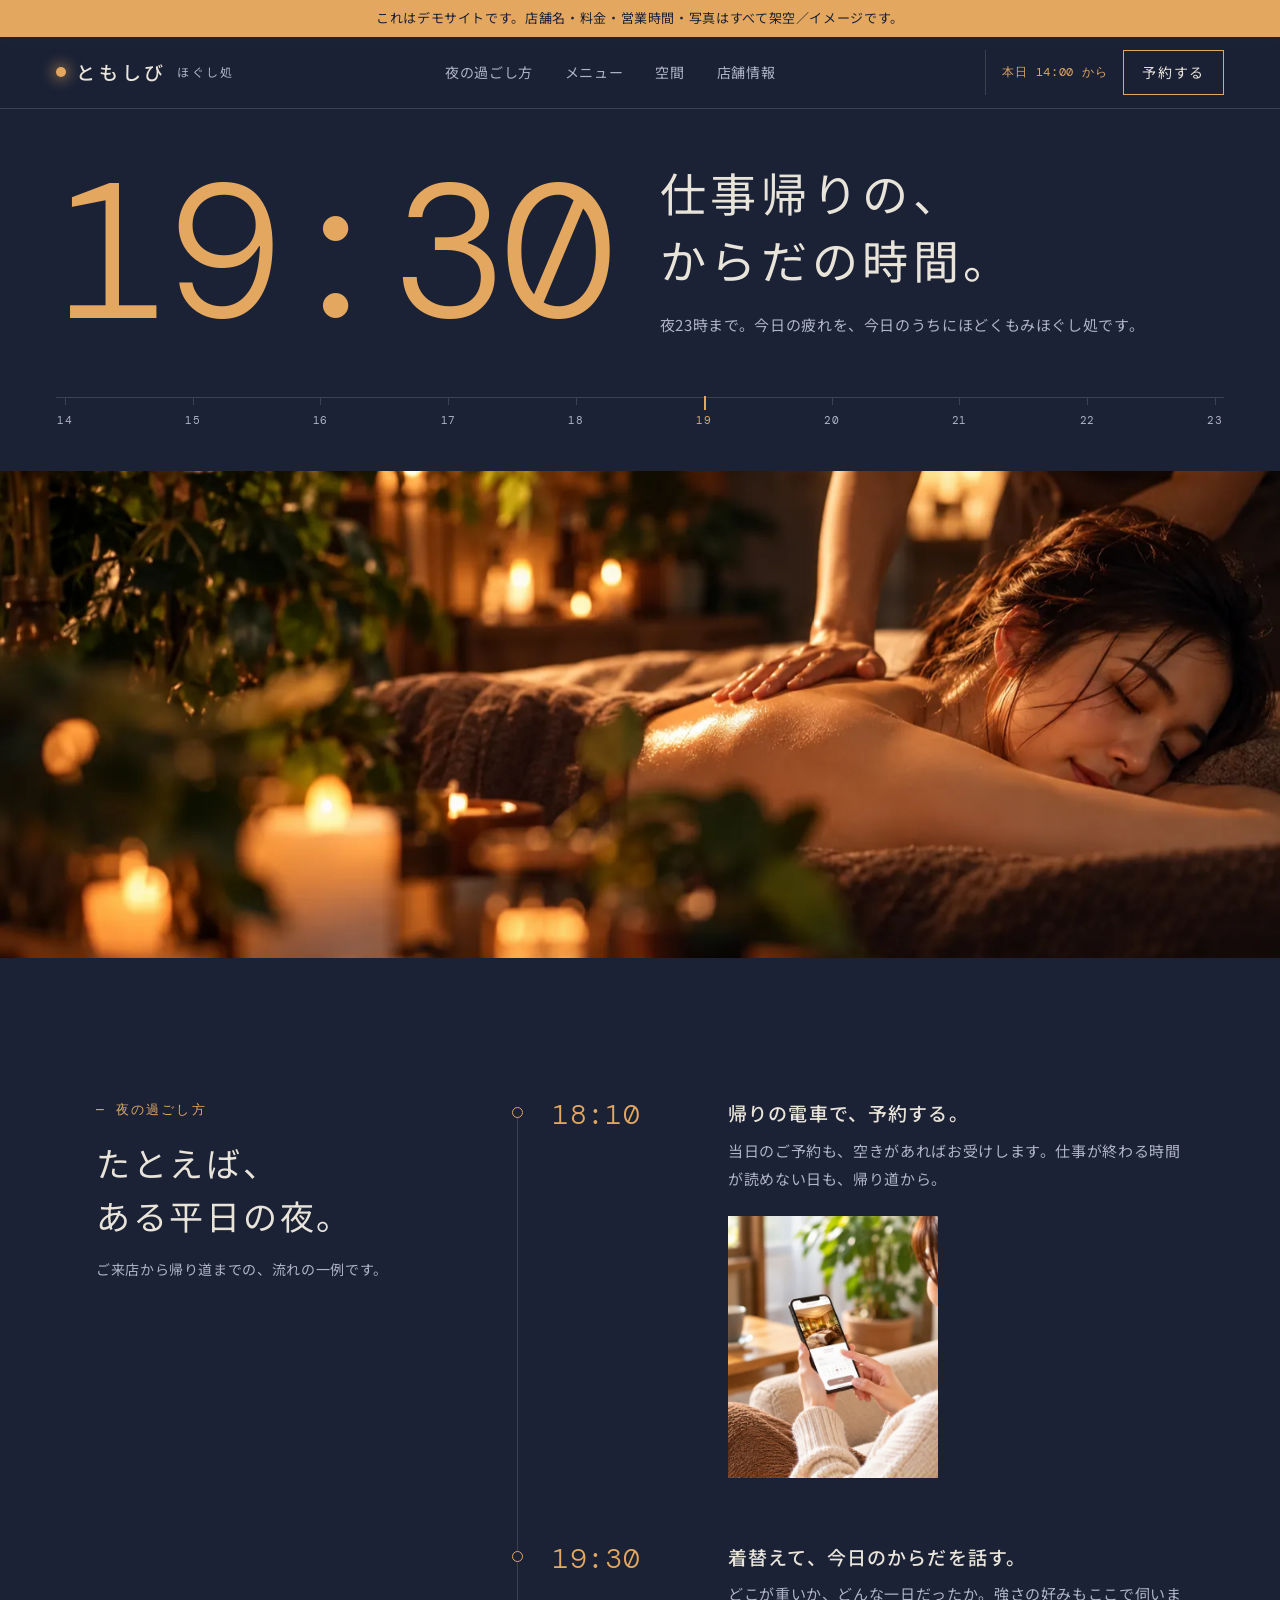
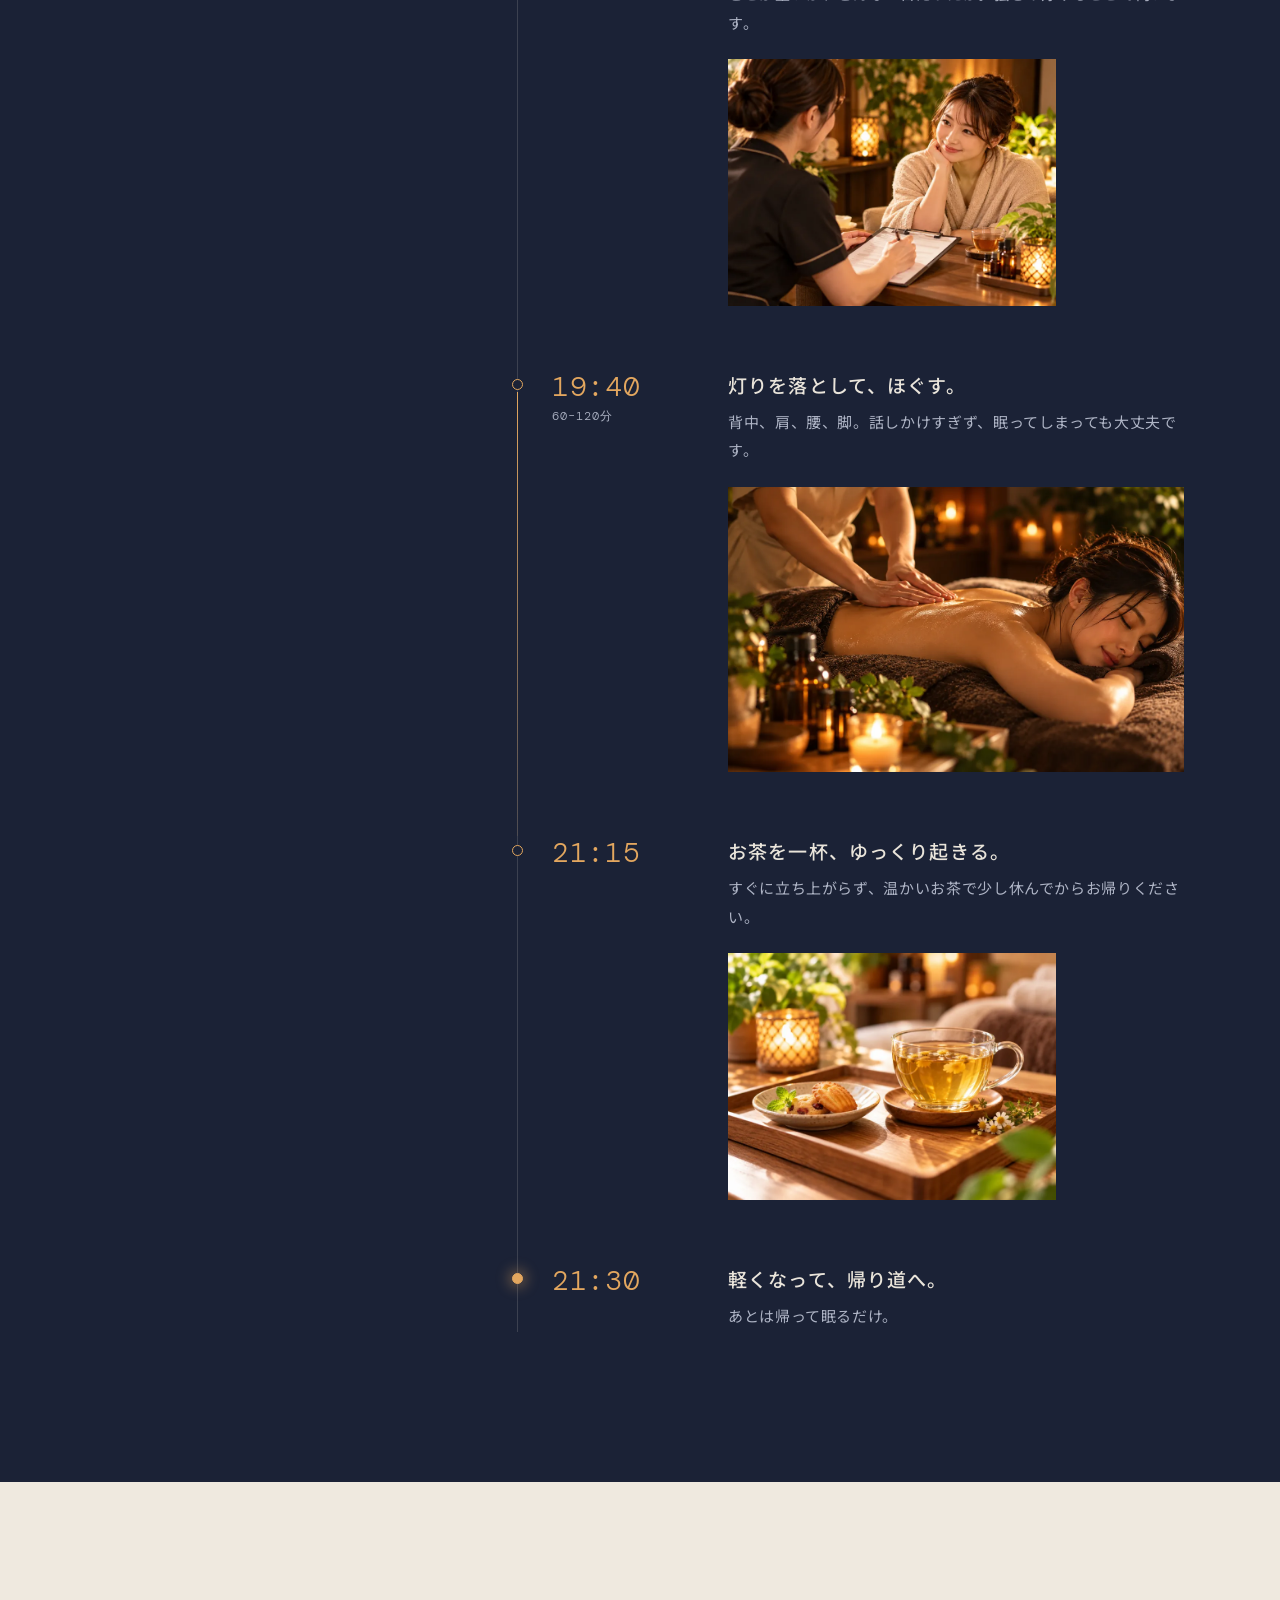
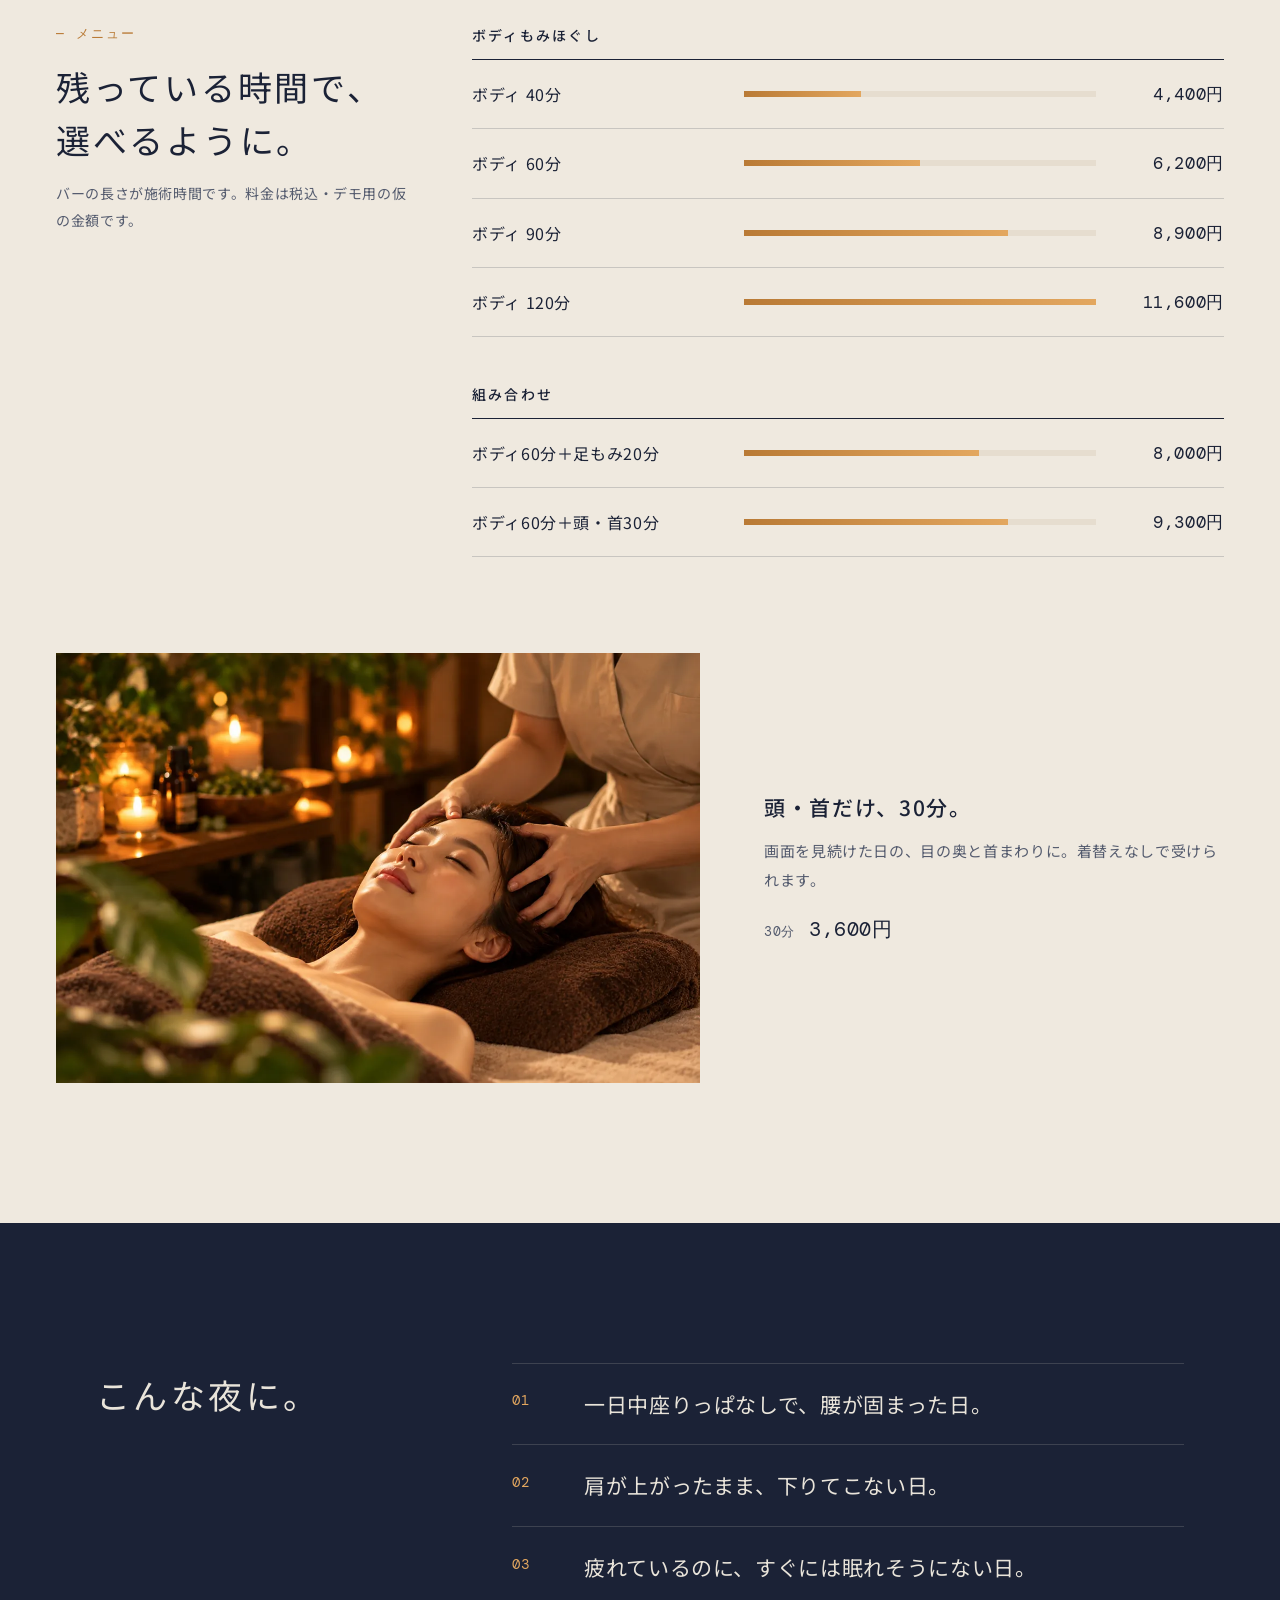
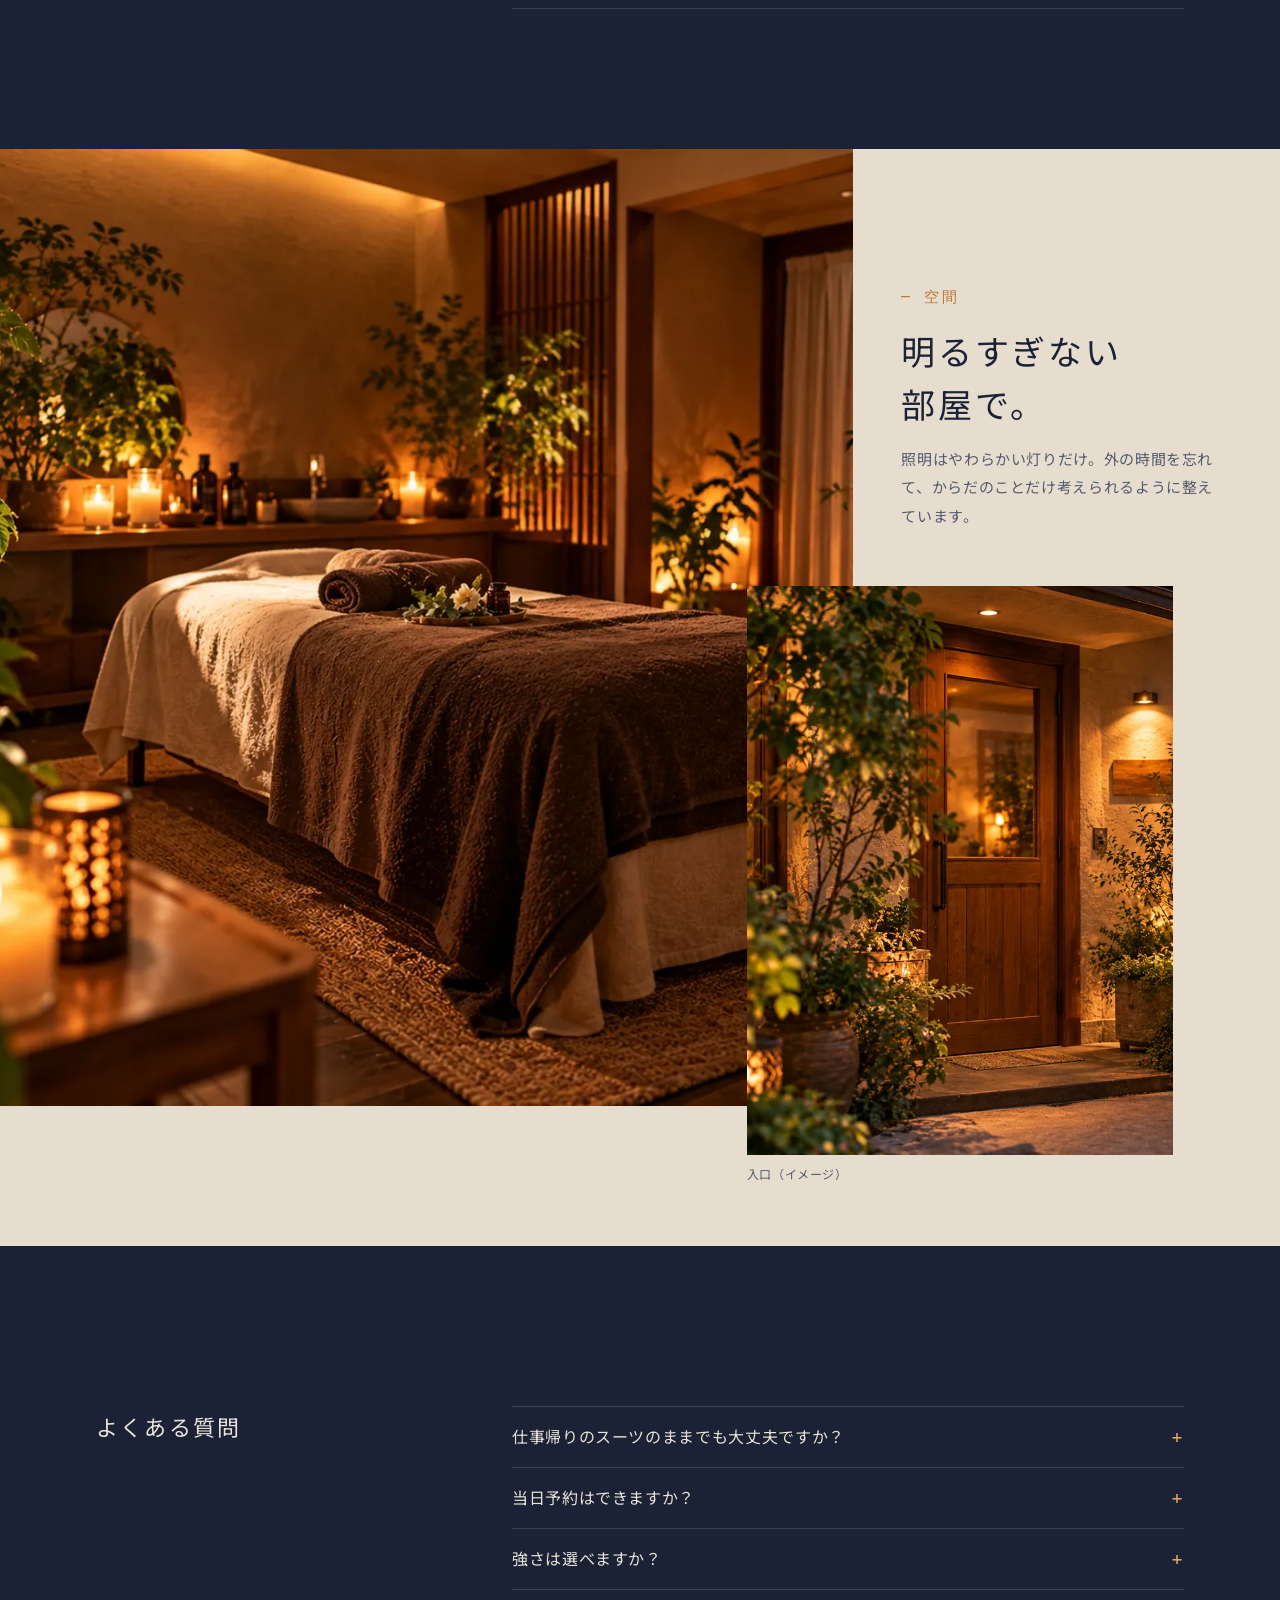
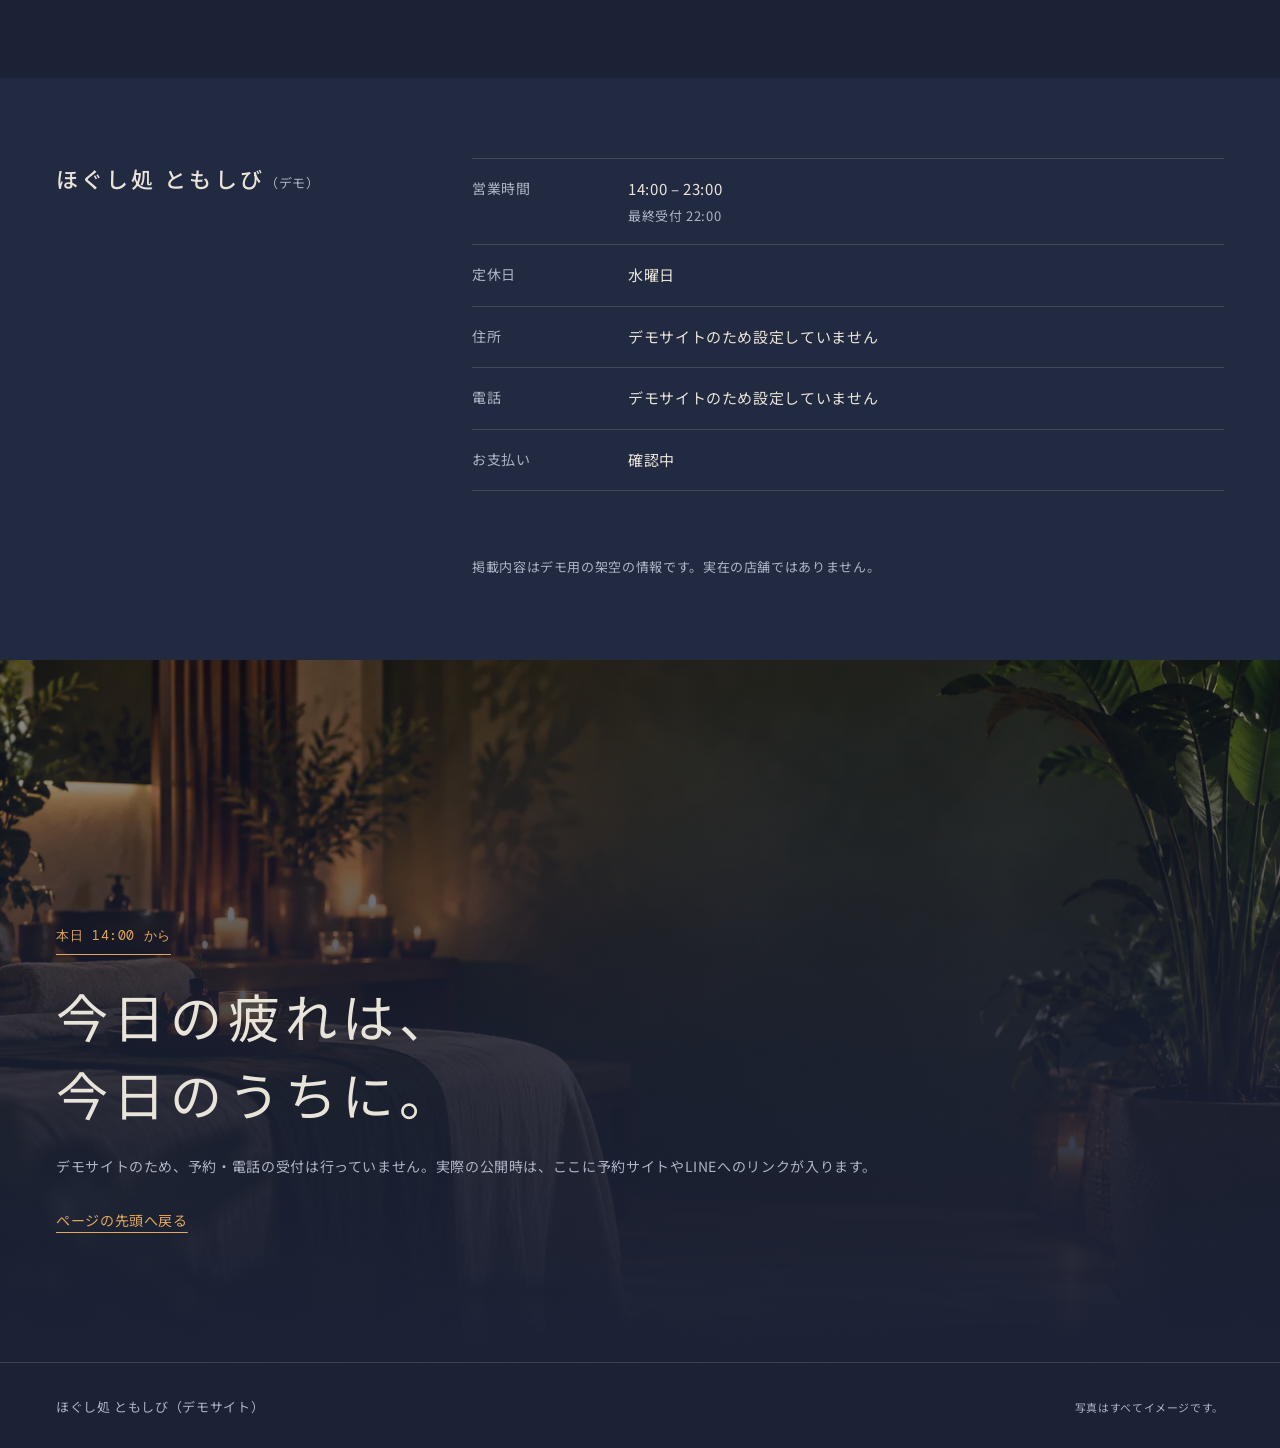
<file: public/sites/tomoshibi-hogushi/index.html>
<!doctype html>
<html lang="ja">
<head>
  <meta charset="utf-8">
  <meta name="viewport" content="width=device-width, initial-scale=1, viewport-fit=cover">
  <title>ほぐし処 ともしび｜仕事帰りの、からだの時間。【デモサイト】</title>
  <meta name="description" content="夜23時まで営業する、仕事帰りに立ち寄れるもみほぐし処「ともしび」のデモサイトです。店舗名・料金・営業時間などはすべて架空の内容です。">
  <meta name="theme-color" content="#1b2236">
  <meta name="robots" content="noindex">

  <meta property="og:type" content="website">
  <meta property="og:locale" content="ja_JP">
  <meta property="og:site_name" content="ほぐし処 ともしび（デモ）">
  <meta property="og:title" content="ほぐし処 ともしび｜仕事帰りの、からだの時間。【デモサイト】">
  <meta property="og:description" content="夜23時まで。仕事帰りに立ち寄れるもみほぐし処のデモサイトです（内容は架空です）。">
  <meta property="og:url" content="https://lp.wakuwaku-inc.com/tomoshibi-hogushi/">
  <meta property="og:image" content="https://lp.wakuwaku-inc.com/tomoshibi-hogushi/images/ogp.jpg">
  <meta property="og:image:alt" content="灯りの落ちた施術室で、背中のもみほぐしを受けてくつろぐ女性（イメージ）">
  <meta name="twitter:card" content="summary_large_image">

  <link rel="icon" href="data:image/svg+xml,%3Csvg xmlns='http://www.w3.org/2000/svg' viewBox='0 0 32 32'%3E%3Crect width='32' height='32' fill='%231b2236'/%3E%3Ccircle cx='16' cy='16' r='5' fill='%23e3a75f'/%3E%3C/svg%3E">

  <link rel="preload" as="image" href="images/hero.webp" type="image/webp">
  <link rel="preconnect" href="https://fonts.googleapis.com">
  <link rel="preconnect" href="https://fonts.gstatic.com" crossorigin>
  <link rel="stylesheet" href="https://fonts.googleapis.com/css2?family=DM+Mono:wght@300;400&family=Noto+Sans+JP:wght@300;400;500&display=swap">
  <link rel="stylesheet" href="style.css">
  <script src="script.js" defer></script>
</head>
<body>
  <a class="skip" href="#main">本文へスキップ</a>

  <p class="demo-ribbon" role="note">これはデモサイトです。店舗名・料金・営業時間・写真はすべて架空／イメージです。</p>

  <header class="site-header">
    <a class="brand" href="#top" aria-label="ほぐし処 ともしび トップへ">
      <span class="brand__dot" aria-hidden="true"></span>
      <span class="brand__name">ともしび</span>
      <span class="brand__kind">ほぐし処</span>
    </a>
    <nav class="site-nav" aria-label="ページ内">
      <ul>
        <li><a href="#evening">夜の過ごし方</a></li>
        <li><a href="#menu">メニュー</a></li>
        <li><a href="#room">空間</a></li>
        <li><a href="#info">店舗情報</a></li>
      </ul>
    </nav>
    <a class="header-cta" href="#reserve">
      <span class="status" data-status>本日 23:00 まで</span>
      <span class="header-cta__label">予約する</span>
    </a>
  </header>

  <main id="main">
    <!-- ファーストビュー：文字の帯の下から、横長の写真が現れる -->
    <section class="hero" id="top" aria-labelledby="hero-title">
      <div class="hero__type">
        <p class="hero__clock" aria-hidden="true"><span>19</span><span class="hero__colon">:</span><span>30</span></p>
        <div class="hero__copy">
          <h1 class="hero__title" id="hero-title">仕事帰りの、<br>からだの時間。</h1>
          <p class="hero__lead">夜23時まで。<br class="sp">今日の疲れを、今日のうちにほどく<br class="sp">もみほぐし処です。</p>
        </div>
      </div>
      <div class="ruler" aria-hidden="true">
        <span>14</span><span>15</span><span>16</span><span>17</span><span>18</span><span>19</span><span>20</span><span>21</span><span>22</span><span>23</span>
      </div>
      <figure class="hero__photo">
        <img src="images/hero.webp" width="1600" height="900" alt="灯りの落ちた施術室で、背中のもみほぐしを受けて目を閉じる女性（イメージ）" fetchpriority="high">
      </figure>
    </section>

    <!-- 時間割：ある平日の夜 -->
    <section class="evening" id="evening" aria-labelledby="evening-title">
      <header class="evening__head">
        <p class="eyebrow">夜の過ごし方</p>
        <h2 id="evening-title">たとえば、<br>ある平日の夜。</h2>
        <p class="evening__note">ご来店から帰り道までの、流れの一例です。</p>
      </header>

      <ol class="timeline">
        <li class="tl">
          <p class="tl__time"><time>18:10</time></p>
          <div class="tl__body">
            <h3>帰りの電車で、予約する。</h3>
            <p>当日のご予約も、空きがあればお受けします。仕事が終わる時間が読めない日も、帰り道から。</p>
          </div>
          <figure class="tl__photo tl__photo--portrait">
            <img src="images/time-reserve.webp" width="800" height="600" loading="lazy" alt="ソファでくつろぎながらスマートフォンで予約画面を見る女性（イメージ）">
          </figure>
        </li>
        <li class="tl">
          <p class="tl__time"><time>19:30</time></p>
          <div class="tl__body">
            <h3>着替えて、今日のからだを話す。</h3>
            <p>どこが重いか、どんな一日だったか。強さの好みもここで伺います。</p>
          </div>
          <figure class="tl__photo">
            <img src="images/time-counseling.webp" width="800" height="600" loading="lazy" alt="温かいお茶を前に、スタッフと話しながら施術の希望を伝える女性（イメージ）">
          </figure>
        </li>
        <li class="tl tl--long">
          <p class="tl__time"><time>19:40</time><span class="tl__dur">60–120分</span></p>
          <div class="tl__body">
            <h3>灯りを落として、ほぐす。</h3>
            <p>背中、肩、腰、脚。話しかけすぎず、眠ってしまっても大丈夫です。</p>
          </div>
          <figure class="tl__photo tl__photo--wide">
            <img src="images/time-treatment.webp" width="1200" height="900" loading="lazy" alt="キャンドルの灯る部屋で、うつ伏せのまま背中をほぐされる女性（イメージ）">
          </figure>
        </li>
        <li class="tl">
          <p class="tl__time"><time>21:15</time></p>
          <div class="tl__body">
            <h3>お茶を一杯、ゆっくり起きる。</h3>
            <p>すぐに立ち上がらず、温かいお茶で少し休んでからお帰りください。</p>
          </div>
          <figure class="tl__photo">
            <img src="images/time-after.webp" width="800" height="600" loading="lazy" alt="木のトレーに置かれたハーブティーと焼き菓子（イメージ）">
          </figure>
        </li>
        <li class="tl tl--end">
          <p class="tl__time"><time>21:30</time></p>
          <div class="tl__body">
            <h3>軽くなって、帰り道へ。</h3>
            <p>あとは帰って眠るだけ。</p>
          </div>
        </li>
      </ol>
    </section>

    <!-- メニュー：時間で選ぶ -->
    <section class="menu" id="menu" aria-labelledby="menu-title">
      <div class="menu__inner">
        <header class="menu__head">
          <p class="eyebrow">メニュー</p>
          <h2 id="menu-title">残っている時間で、<br>選べるように。</h2>
          <p>バーの長さが施術時間です。料金は税込・デモ用の仮の金額です。</p>
        </header>

        <div class="price">
          <h3 class="price__group">ボディもみほぐし</h3>
          <dl class="price__list">
            <div class="price__row" style="--min:40">
              <dt>ボディ 40分</dt><dd class="price__bar" aria-hidden="true"></dd><dd class="price__yen">4,400円</dd>
            </div>
            <div class="price__row" style="--min:60">
              <dt>ボディ 60分</dt><dd class="price__bar" aria-hidden="true"></dd><dd class="price__yen">6,200円</dd>
            </div>
            <div class="price__row" style="--min:90">
              <dt>ボディ 90分</dt><dd class="price__bar" aria-hidden="true"></dd><dd class="price__yen">8,900円</dd>
            </div>
            <div class="price__row" style="--min:120">
              <dt>ボディ 120分</dt><dd class="price__bar" aria-hidden="true"></dd><dd class="price__yen">11,600円</dd>
            </div>
          </dl>

          <h3 class="price__group">組み合わせ</h3>
          <dl class="price__list">
            <div class="price__row" style="--min:80">
              <dt>ボディ60分＋足もみ20分</dt><dd class="price__bar" aria-hidden="true"></dd><dd class="price__yen">8,000円</dd>
            </div>
            <div class="price__row" style="--min:90">
              <dt>ボディ60分＋頭・首30分</dt><dd class="price__bar" aria-hidden="true"></dd><dd class="price__yen">9,300円</dd>
            </div>
          </dl>
        </div>

        <aside class="menu__feature" aria-labelledby="head-title">
          <figure>
            <img src="images/menu-head.webp" width="1200" height="900" loading="lazy" alt="あおむけで目を閉じ、頭と首をほぐされる女性（イメージ）">
          </figure>
          <div>
            <h3 id="head-title">頭・首だけ、30分。</h3>
            <p>画面を見続けた日の、目の奥と首まわりに。着替えなしで受けられます。</p>
            <p class="menu__feature-price"><span>30分</span>3,600円</p>
          </div>
        </aside>
      </div>
    </section>

    <!-- こんな夜に -->
    <section class="nights" aria-labelledby="nights-title">
      <h2 class="nights__title" id="nights-title">こんな夜に。</h2>
      <ul class="nights__list">
        <li><span class="nights__no">01</span>一日中座りっぱなしで、腰が固まった日。</li>
        <li><span class="nights__no">02</span>肩が上がったまま、下りてこない日。</li>
        <li><span class="nights__no">03</span>疲れているのに、すぐには眠れそうにない日。</li>
      </ul>
    </section>

    <!-- 空間 -->
    <section class="room" id="room" aria-labelledby="room-title">
      <figure class="room__main">
        <img src="images/room.webp" width="1400" height="1050" loading="lazy" alt="植物と小さな灯りに囲まれた、施術ベッドのある個室（イメージ）">
      </figure>
      <div class="room__text">
        <p class="eyebrow">空間</p>
        <h2 id="room-title">明るすぎない<br class="pc">部屋で。</h2>
        <p>照明はやわらかい灯りだけ。外の時間を忘れて、からだのことだけ考えられるように整えています。</p>
      </div>
      <figure class="room__sub">
        <img src="images/entrance.webp" width="1200" height="900" loading="lazy" alt="植物に囲まれ、灯りがともる木の扉の入口（イメージ）">
        <figcaption>入口（イメージ）</figcaption>
      </figure>
    </section>

    <!-- よくある質問 -->
    <section class="faq" aria-labelledby="faq-title">
      <h2 id="faq-title">よくある質問</h2>
      <div class="faq__list">
        <details>
          <summary>仕事帰りのスーツのままでも大丈夫ですか？</summary>
          <p>お着替えをご用意しています（デモ用の想定です）。頭・首コースは着替えなしでも受けられます。</p>
        </details>
        <details>
          <summary>当日予約はできますか？</summary>
          <p>空きがあればお受けします。最終受付は22:00です（デモ用の想定です）。</p>
        </details>
        <details>
          <summary>強さは選べますか？</summary>
          <p>施術前に好みの強さを伺い、途中でも調整します。</p>
        </details>
      </div>
    </section>

    <!-- 店舗情報 -->
    <section class="info" id="info" aria-labelledby="info-title">
      <div class="info__inner">
        <h2 id="info-title">ほぐし処 ともしび<span>（デモ）</span></h2>
        <dl class="info__table">
          <div><dt>営業時間</dt><dd>14:00 – 23:00<small>最終受付 22:00</small></dd></div>
          <div><dt>定休日</dt><dd>水曜日</dd></div>
          <div><dt>住所</dt><dd>デモサイトのため設定していません</dd></div>
          <div><dt>電話</dt><dd>デモサイトのため設定していません</dd></div>
          <div><dt>お支払い</dt><dd>確認中</dd></div>
        </dl>
        <p class="info__note">掲載内容はデモ用の架空の情報です。実在の店舗ではありません。</p>
      </div>
    </section>

    <!-- 締め・予約 -->
    <section class="closing" id="reserve" aria-labelledby="closing-title">
      <img class="closing__bg" src="images/closing.webp" width="1600" height="900" loading="lazy" alt="">
      <div class="closing__inner">
        <p class="closing__status" data-status>本日 23:00 まで</p>
        <h2 class="closing__title" id="closing-title">今日の疲れは、<br>今日のうちに。</h2>
        <p class="closing__demo">デモサイトのため、予約・電話の受付は行っていません。実際の公開時は、ここに予約サイトやLINEへのリンクが入ります。</p>
        <a class="closing__link" href="#top">ページの先頭へ戻る</a>
      </div>
    </section>
  </main>

  <footer class="site-footer">
    <p>ほぐし処 ともしび（デモサイト）</p>
    <p><small>写真はすべてイメージです。</small></p>
  </footer>

  <!-- スマホ用の固定バー：ハンバーガーの代わりに、主要な移動先を下に置く -->
  <nav class="dock" aria-label="主要な移動先">
    <a href="#menu">メニュー</a>
    <a href="#info">店舗情報</a>
    <a class="dock__cta" href="#reserve"><span class="status" data-status>本日 23:00 まで</span>予約する</a>
  </nav>
</body>
</html>
</file>
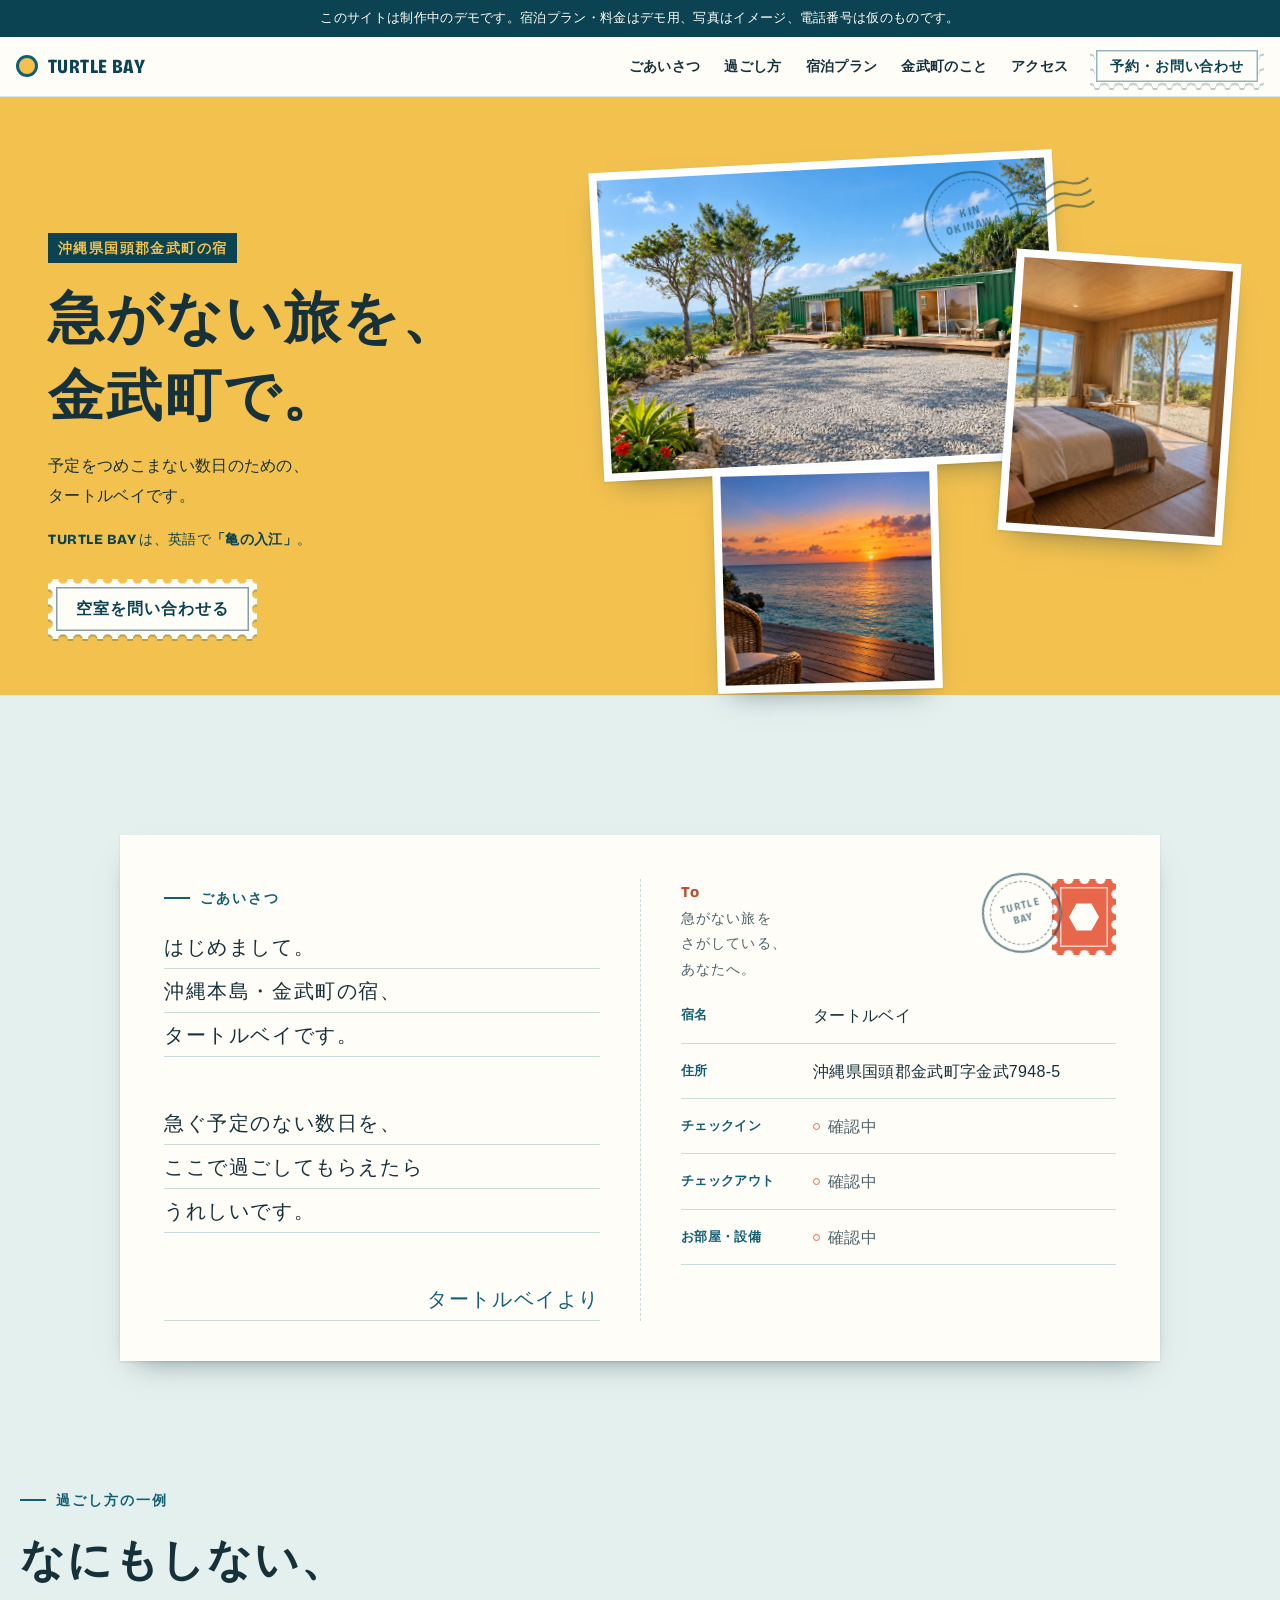
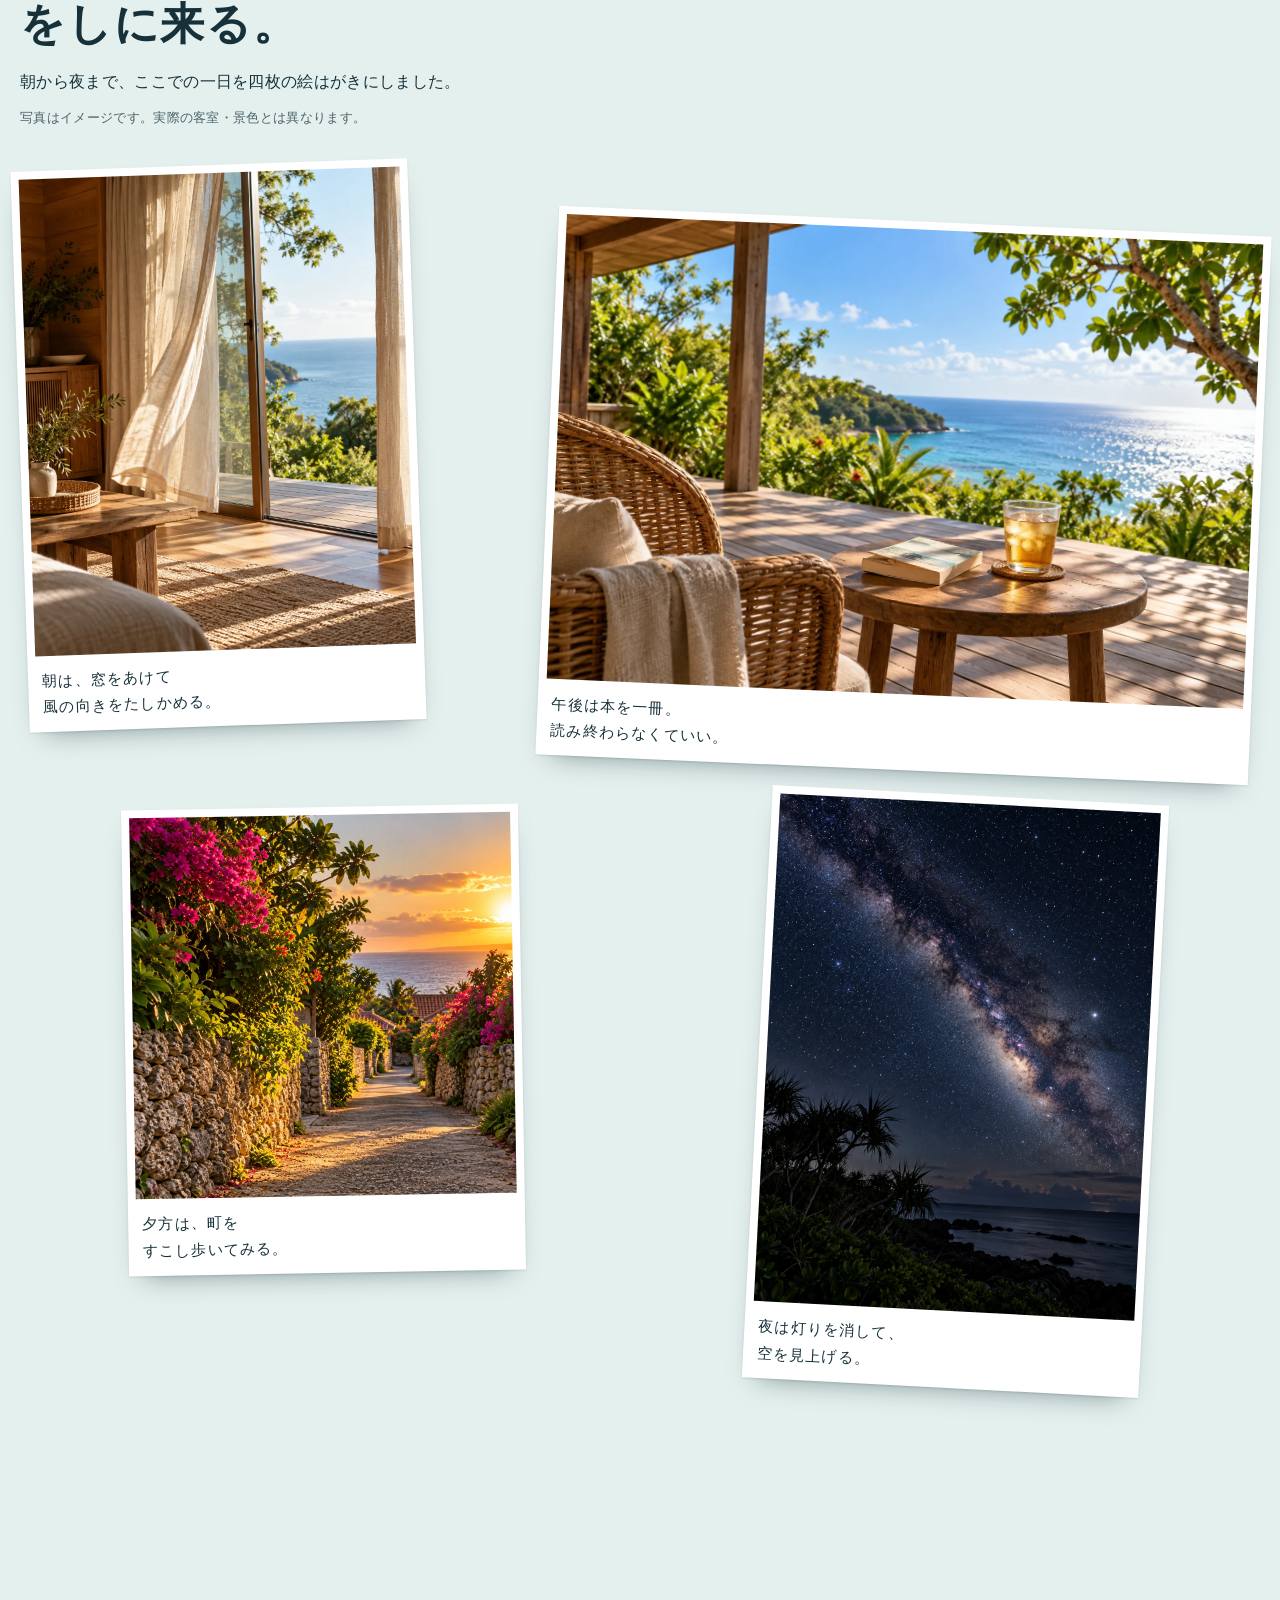
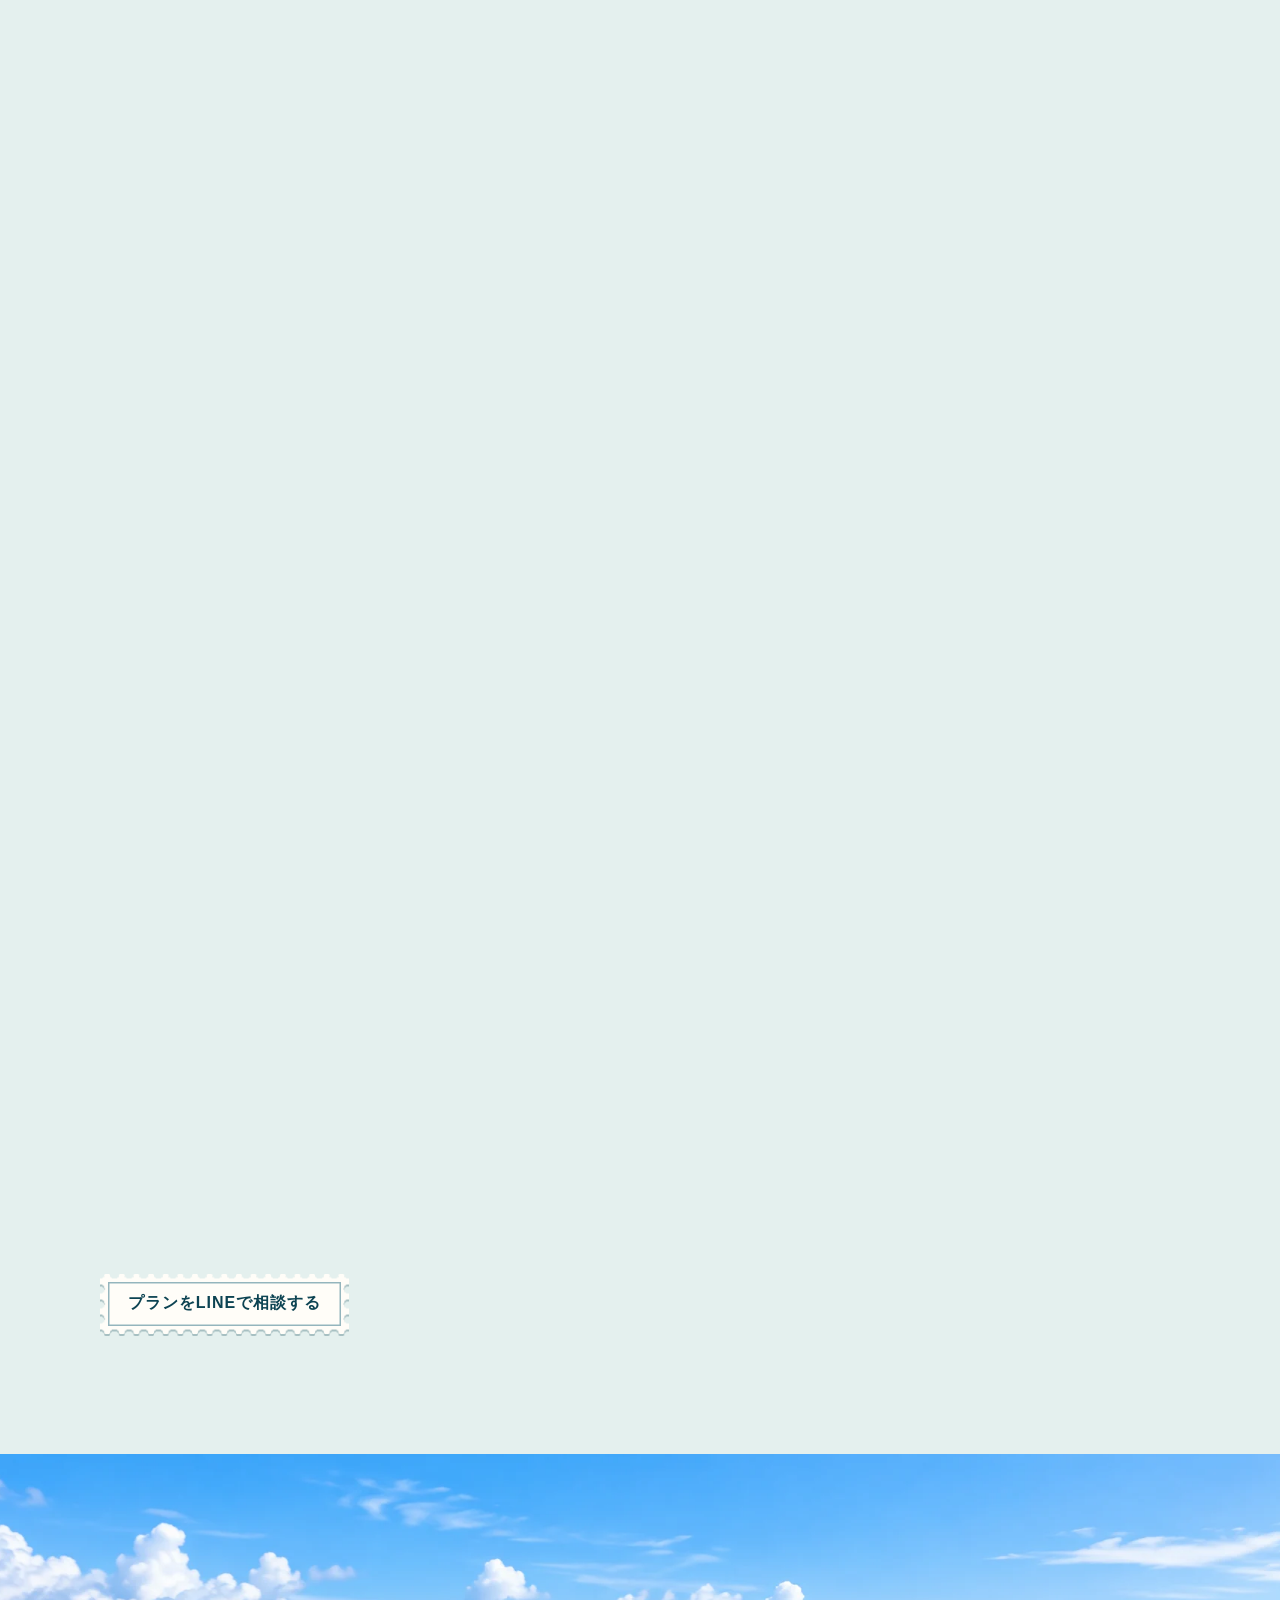
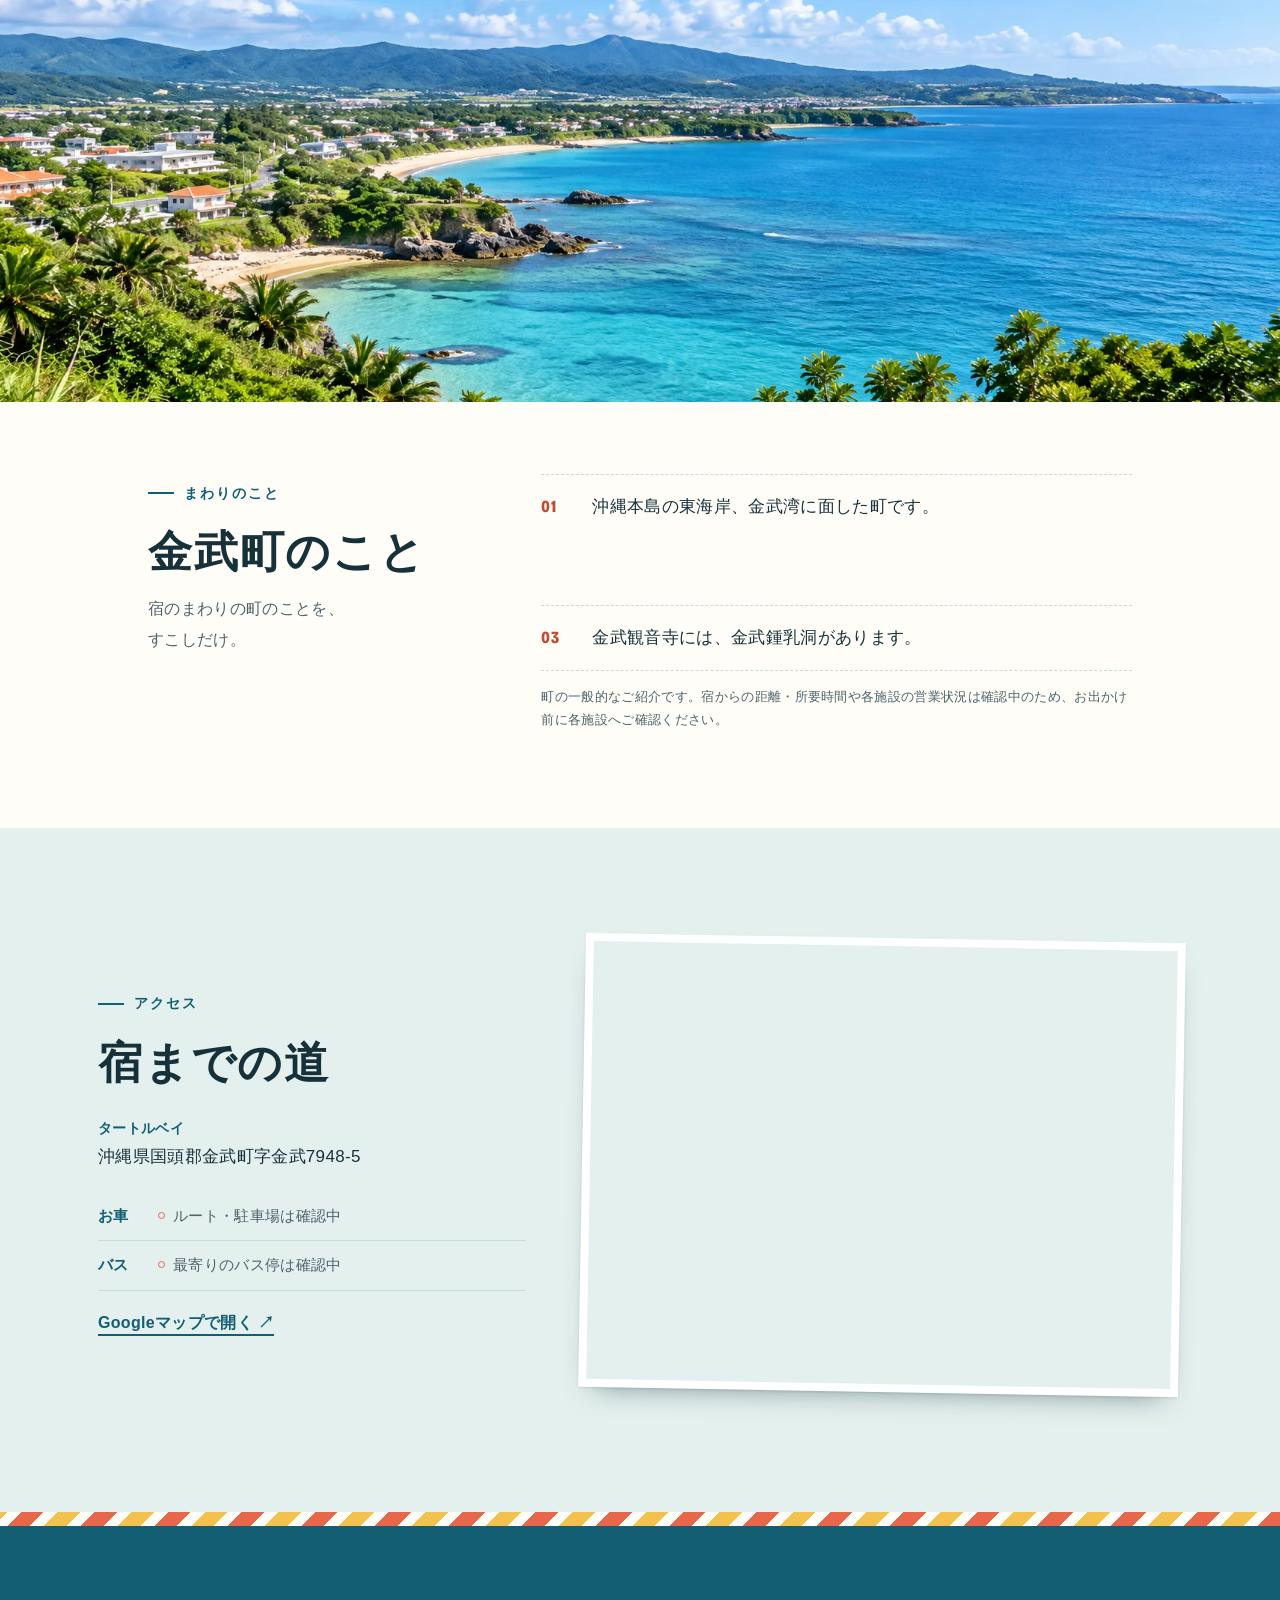
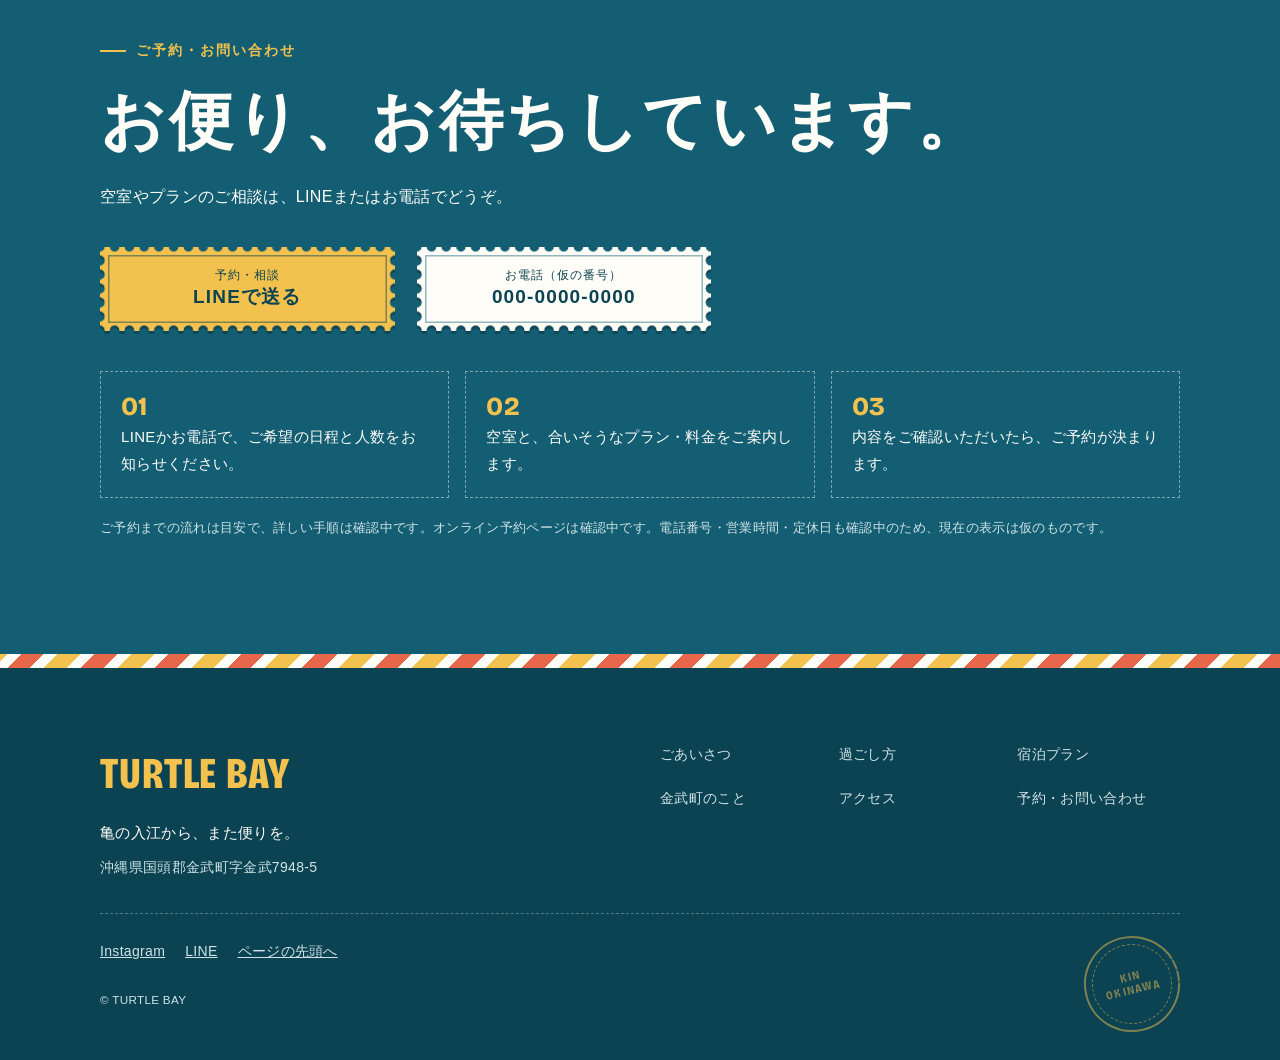
<file: public/sites/turtle-bay/index.html>
<!doctype html>
<html lang="ja">
<head>
  <meta charset="utf-8">
  <meta name="viewport" content="width=device-width, initial-scale=1, viewport-fit=cover">
  <title>タートルベイ｜沖縄県金武町の宿</title>
  <meta name="description" content="沖縄本島・金武町の宿「タートルベイ」。急がない数日を過ごすための宿です。宿泊プランと料金はデモ用、写真はイメージです。">
  <meta name="theme-color" content="#f2c14e">
  <!-- プラン・料金・電話番号がデモ用のあいだは検索に出さない。本番情報が揃ったら外す -->
  <meta name="robots" content="noindex">

  <meta property="og:type" content="website">
  <meta property="og:locale" content="ja_JP">
  <meta property="og:site_name" content="タートルベイ">
  <meta property="og:title" content="タートルベイ｜沖縄県金武町の宿">
  <meta property="og:description" content="急がない旅を、金武町で。沖縄本島・金武町の宿です。">
  <meta property="og:url" content="https://turtle-bay.wpages.site/">
  <meta property="og:image" content="https://turtle-bay.wpages.site/images/ogp.jpg">
  <meta property="og:image:alt" content="海の見える敷地に並ぶ、タートルベイの客室棟（イメージ）">
  <meta name="twitter:card" content="summary_large_image">

  <link rel="icon" href="data:image/svg+xml,%3Csvg xmlns='http://www.w3.org/2000/svg' viewBox='0 0 32 32'%3E%3Crect width='32' height='32' fill='%23f2c14e'/%3E%3Ccircle cx='16' cy='16' r='9' fill='none' stroke='%23135e73' stroke-width='3'/%3E%3C/svg%3E">

  <link rel="preload" as="image" href="images/hero-exterior.webp" type="image/webp">
  <link rel="preconnect" href="https://fonts.googleapis.com">
  <link rel="preconnect" href="https://fonts.gstatic.com" crossorigin>
  <link rel="stylesheet" href="https://fonts.googleapis.com/css2?family=Bricolage+Grotesque:opsz,wdth,wght@12..96,75..100,700..800&display=block">
  <script>document.documentElement.classList.add('js')</script>
  <link rel="stylesheet" href="style.css">
  <script src="script.js" defer></script>
</head>
<body>
  <a class="skip" href="#main">本文へスキップ</a>

  <p class="demo-ribbon" role="note">このサイトは制作中のデモです。宿泊プラン・料金はデモ用、写真はイメージ、電話番号は仮のものです。</p>

  <header class="site-header">
    <a class="brand" href="#top" aria-label="タートルベイ トップへ">
      <span class="brand__mark" aria-hidden="true"></span>
      <span class="brand__name" lang="en">TURTLE BAY</span>
    </a>
    <button class="nav-toggle" type="button" aria-expanded="false" aria-controls="site-nav">
      <span class="nav-toggle__bar" aria-hidden="true"></span>
      <span class="nav-toggle__label">メニュー</span>
    </button>
    <nav class="site-nav" id="site-nav" aria-label="ページ内">
      <ul>
        <li><a href="#about">ごあいさつ</a></li>
        <li><a href="#stay">過ごし方</a></li>
        <li><a href="#plan">宿泊プラン</a></li>
        <li><a href="#kin">金武町のこと</a></li>
        <li><a href="#access">アクセス</a></li>
      </ul>
    </nav>
    <a class="stamp-link stamp-link--sm header-cta" href="#reserve">
      <span class="stamp">予約・お問い合わせ</span>
    </a>
  </header>

  <main id="main">

    <!-- ファーストビュー：黄色の地に、届いた絵はがき3枚 -->
    <section class="hero" id="top" aria-labelledby="hero-title">
      <div class="hero__body">
        <div class="hero__copy">
          <p class="hero__place">沖縄県国頭郡金武町の宿</p>
          <h1 class="hero__title" id="hero-title">急がない旅を、<br>金武町で。</h1>
          <p class="hero__lead">予定をつめこまない数日のための、<br>タートルベイです。</p>
          <p class="hero__meaning"><span lang="en">TURTLE BAY</span>は、英語で<b>「亀の入江」</b>。</p>
          <a class="stamp-link stamp-link--sun" href="#reserve">
            <span class="stamp">空室を問い合わせる</span>
          </a>
        </div>
        <div class="hero__cards">
          <figure class="card card--a">
            <img src="images/hero-exterior.webp" width="1448" height="1086" alt="海の見える敷地に並ぶ、緑色の客室棟とウッドデッキ（イメージ）" fetchpriority="high">
          </figure>
          <figure class="card card--b">
            <img src="images/hero-room.webp" width="1448" height="1086" alt="木の内装の客室。大きな窓の向こうに海が見える（イメージ）">
          </figure>
          <figure class="card card--c">
            <img src="images/hero-dusk.webp" width="1254" height="1254" alt="夕日が水平線に沈む海と、ウッドデッキに置かれた籐の椅子（イメージ）">
          </figure>
          <span class="postmark postmark--hero" aria-hidden="true"><span>KIN<br>OKINAWA</span></span>
        </div>
      </div>
    </section>

    <!-- ごあいさつ：はがきの裏面 -->
    <section class="letter" id="about" aria-labelledby="about-title">
      <div class="letter__card">
        <div class="letter__message">
          <h2 class="eyebrow" id="about-title">ごあいさつ</h2>
          <p class="hand">はじめまして。<br>沖縄本島・金武町の宿、<br>タートルベイです。</p>
          <p class="hand">急ぐ予定のない数日を、<br>ここで過ごしてもらえたら<br>うれしいです。</p>
          <p class="hand hand--sign">タートルベイより</p>
        </div>
        <div class="letter__address">
          <span class="stamp stamp--deco" aria-hidden="true"><span class="stamp__turtle"></span></span>
          <span class="postmark postmark--letter" aria-hidden="true"><span>TURTLE<br>BAY</span></span>
          <p class="letter__to">急がない旅を<br>さがしている、<br>あなたへ。</p>
          <dl class="address-lines">
            <div><dt>宿名</dt><dd>タートルベイ</dd></div>
            <div><dt>住所</dt><dd>沖縄県国頭郡金武町字金武7948-5</dd></div>
            <div><dt>チェックイン</dt><dd class="tbd">確認中</dd></div>
            <div><dt>チェックアウト</dt><dd class="tbd">確認中</dd></div>
            <div><dt>お部屋・設備</dt><dd class="tbd">確認中</dd></div>
          </dl>
        </div>
      </div>
    </section>

    <!-- 過ごし方：はがきのコラージュ -->
    <section class="stay" id="stay" aria-labelledby="stay-title">
      <header class="stay__head">
        <p class="eyebrow">過ごし方の一例</p>
        <h2 id="stay-title">なにもしない、<br>をしに来る。</h2>
        <p class="stay__lead">朝から夜まで、ここでの一日を<br class="sp">四枚の絵はがきにしました。</p>
        <p class="note">写真はイメージです。実際の客室・景色とは異なります。</p>
      </header>
      <ul class="stay__cards">
        <li class="scene scene--1">
          <figure class="card">
            <img src="images/scene-morning.webp" width="1122" height="1402" loading="lazy" alt="風にゆれる生成りのカーテンと、開いたガラス戸の向こうの海（イメージ）">
            <figcaption class="hand">朝は、窓をあけて<br>風の向きをたしかめる。</figcaption>
          </figure>
        </li>
        <li class="scene scene--2">
          <figure class="card">
            <img src="images/scene-afternoon.webp" width="1400" height="933" loading="lazy" alt="海を望むウッドデッキの籐の椅子と、文庫本と冷たいお茶の置かれた小さなテーブル（イメージ）">
            <figcaption class="hand">午後は本を一冊。<br>読み終わらなくていい。</figcaption>
          </figure>
        </li>
        <li class="scene scene--3">
          <figure class="card">
            <img src="images/scene-walk.webp" width="1254" height="1254" loading="lazy" alt="ブーゲンビリアの咲く石垣の小道と、夕日の海（イメージ）">
            <figcaption class="hand">夕方は、町を<br>すこし歩いてみる。</figcaption>
          </figure>
        </li>
        <li class="scene scene--4">
          <figure class="card">
            <img src="images/scene-night.webp" width="1086" height="1448" loading="lazy" alt="海辺の木々のシルエットと、夜空に広がる天の川（イメージ）">
            <figcaption class="hand">夜は灯りを消して、<br>空を見上げる。</figcaption>
          </figure>
        </li>
      </ul>
    </section>

    <!-- 宿泊プラン：料金は切手の中に -->
    <section class="plan" id="plan" aria-labelledby="plan-title">
      <header class="plan__head">
        <p class="eyebrow">宿泊プラン</p>
        <h2 id="plan-title">泊まりかたを、えらぶ。</h2>
        <p class="note"><strong class="demo-tag">デモ用</strong>プラン名・内容・料金はすべてデモ用の仮のものです。実際のプランは確認中です。</p>
      </header>

      <ol class="plan__list">
        <li class="ticket">
          <article class="ticket__inner" aria-labelledby="plan1-title">
            <figure class="ticket__photo">
              <img src="images/plan-cabin.webp" width="888" height="592" loading="lazy" alt="ウッドデッキと籐の椅子のある、緑色の客室棟（イメージ）">
            </figure>
            <div class="ticket__back">
              <p class="ticket__no" lang="en">PLAN 01</p>
              <h3 id="plan1-title">素泊まり　ひと晩だけ</h3>
              <p>食事なしの、いちばん身軽なプラン。夕食は町に出て探すのもたのしみのひとつです。</p>
              <dl class="ticket__spec">
                <div><dt>人数</dt><dd>1〜2名</dd></div>
                <div><dt>食事</dt><dd>なし</dd></div>
              </dl>
              <a class="ticket__ask text-link" href="https://entry.line.biz/start/jp/" target="_blank" rel="noopener noreferrer">このプランをLINEで相談</a>
              <p class="price-stamp" aria-label="料金 1名 6,000円から（デモ料金）">
                <span class="stamp"><small>1名</small><b>¥6,000</b><small>〜</small></span>
                <span class="price-stamp__mark" aria-hidden="true">DEMO</span>
              </p>
            </div>
          </article>
        </li>
        <li class="ticket">
          <article class="ticket__inner" aria-labelledby="plan2-title">
            <figure class="ticket__photo">
              <img src="images/plan-long.webp" width="1400" height="933" loading="lazy" alt="海の見える窓辺の机に置かれたマグカップ、ノート、サングラス（イメージ）">
            </figure>
            <div class="ticket__back">
              <p class="ticket__no" lang="en">PLAN 02</p>
              <h3 id="plan2-title">三連泊　島の時間に慣れる</h3>
              <p>三日目くらいから、時計を見なくなります。予定をあけて、長めに泊まりたい方へ。</p>
              <dl class="ticket__spec">
                <div><dt>人数</dt><dd>1〜2名</dd></div>
                <div><dt>泊数</dt><dd>3泊から</dd></div>
              </dl>
              <a class="ticket__ask text-link" href="https://entry.line.biz/start/jp/" target="_blank" rel="noopener noreferrer">このプランをLINEで相談</a>
              <p class="price-stamp" aria-label="料金 1名3泊 16,500円から（デモ料金）">
                <span class="stamp"><small>1名3泊</small><b>¥16,500</b><small>〜</small></span>
                <span class="price-stamp__mark" aria-hidden="true">DEMO</span>
              </p>
            </div>
          </article>
        </li>
        <li class="ticket">
          <article class="ticket__inner" aria-labelledby="plan3-title">
            <figure class="ticket__photo">
              <img src="images/plan-group.webp" width="1400" height="933" loading="lazy" alt="海の見えるテラスのテーブルに並ぶ、フルーツの器と4つのグラス（イメージ）">
            </figure>
            <div class="ticket__back">
              <p class="ticket__no" lang="en">PLAN 03</p>
              <h3 id="plan3-title">家族・友人と　みんなで泊まる</h3>
              <p>家族旅行や、友人どうしの小さな旅に。人数とご希望をうかがってからご案内します。</p>
              <dl class="ticket__spec">
                <div><dt>人数</dt><dd>3〜4名</dd></div>
                <div><dt>食事</dt><dd>確認中</dd></div>
              </dl>
              <a class="ticket__ask text-link" href="https://entry.line.biz/start/jp/" target="_blank" rel="noopener noreferrer">このプランをLINEで相談</a>
              <p class="price-stamp" aria-label="料金 1室 18,000円から（デモ料金）">
                <span class="stamp"><small>1室</small><b>¥18,000</b><small>〜</small></span>
                <span class="price-stamp__mark" aria-hidden="true">DEMO</span>
              </p>
            </div>
          </article>
        </li>
      </ol>
      <p class="plan__more">
        <a class="stamp-link" href="https://entry.line.biz/start/jp/" target="_blank" rel="noopener noreferrer">
          <span class="stamp">プランをLINEで相談する</span>
        </a>
      </p>
    </section>

    <!-- 金武町のこと：パノラマの帯＋メモ -->
    <section class="kin" id="kin" aria-labelledby="kin-title">
      <figure class="kin__band">
        <img src="images/kin-town.webp" width="1916" height="821" loading="lazy" alt="青い海と緑の丘、海沿いの家並みが続く沖縄の海岸線（イメージ）">
      </figure>
      <div class="kin__body">
        <header class="kin__head">
          <p class="eyebrow">まわりのこと</p>
          <h2 id="kin-title">金武町のこと</h2>
          <p class="kin__lead">宿のまわりの町のことを、<br>すこしだけ。</p>
        </header>
        <ul class="kin__notes">
          <li>沖縄本島の東海岸、金武湾に面した町です。</li>
          <li>タコライス発祥の地として知られています。</li>
          <li>金武観音寺には、金武鍾乳洞があります。</li>
        </ul>
        <p class="note">町の一般的なご紹介です。宿からの距離・所要時間や各施設の営業状況は確認中のため、お出かけ前に各施設へご確認ください。</p>
      </div>
    </section>

    <!-- アクセス -->
    <section class="access" id="access" aria-labelledby="access-title">
      <div class="access__info">
        <p class="eyebrow">アクセス</p>
        <h2 id="access-title">宿までの道</h2>
        <address class="access__address">
          <span class="access__name">タートルベイ</span>
          沖縄県国頭郡金武町字金武7948-5
        </address>
        <dl class="access__list">
          <div><dt>お車</dt><dd class="tbd">ルート・駐車場は確認中</dd></div>
          <div><dt>バス</dt><dd class="tbd">最寄りのバス停は確認中</dd></div>
        </dl>
        <a class="text-link" href="https://www.google.com/maps/search/?api=1&amp;query=%E6%B2%96%E7%B8%84%E7%9C%8C%E5%9B%BD%E9%A0%AD%E9%83%A1%E9%87%91%E6%AD%A6%E7%94%BA%E5%AD%97%E9%87%91%E6%AD%A67948-5" target="_blank" rel="noopener noreferrer">Googleマップで開く</a>
      </div>
      <div class="access__map">
        <iframe src="https://maps.google.com/maps?q=%E6%B2%96%E7%B8%84%E7%9C%8C%E5%9B%BD%E9%A0%AD%E9%83%A1%E9%87%91%E6%AD%A6%E7%94%BA%E5%AD%97%E9%87%91%E6%AD%A67948-5&amp;z=15&amp;output=embed" title="タートルベイ周辺の地図" loading="lazy" referrerpolicy="no-referrer-when-downgrade"></iframe>
      </div>
    </section>

    <!-- 予約：海色の地、エアメールの縁 -->
    <section class="reserve" id="reserve" aria-labelledby="reserve-title">
      <div class="reserve__inner">
        <p class="eyebrow eyebrow--light">ご予約・お問い合わせ</p>
        <h2 class="reserve__title" id="reserve-title">お便り、<br class="sp">お待ちしています。</h2>
        <p class="reserve__lead">空室やプランのご相談は、LINEまたはお電話でどうぞ。</p>
        <ul class="reserve__actions">
          <li>
            <a class="stamp-link stamp-link--sun" href="https://entry.line.biz/start/jp/" target="_blank" rel="noopener noreferrer">
              <span class="stamp"><small>予約・相談</small>LINEで送る</span>
            </a>
          </li>
          <li>
            <a class="stamp-link stamp-link--paper" href="tel:000-0000-0000">
              <span class="stamp"><small>お電話（仮の番号）</small>000-0000-0000</span>
            </a>
          </li>
        </ul>
        <ol class="reserve__flow" aria-label="ご予約までの流れ">
          <li><b lang="en">01</b>LINEかお電話で、ご希望の日程と人数をお知らせください。</li>
          <li><b lang="en">02</b>空室と、合いそうなプラン・料金をご案内します。</li>
          <li><b lang="en">03</b>内容をご確認いただいたら、ご予約が決まります。</li>
        </ol>
        <p class="note note--light">ご予約までの流れは目安で、詳しい手順は確認中です。オンライン予約ページは確認中です。電話番号・営業時間・定休日も確認中のため、現在の表示は仮のものです。</p>
      </div>
    </section>
  </main>

  <footer class="site-footer">
    <div class="site-footer__brand">
      <p class="site-footer__name" lang="en">TURTLE BAY</p>
      <p class="site-footer__meaning">亀の入江から、また便りを。</p>
      <p>沖縄県国頭郡金武町字金武7948-5</p>
    </div>
    <nav class="site-footer__nav" aria-label="フッター">
      <ul>
        <li><a href="#about">ごあいさつ</a></li>
        <li><a href="#stay">過ごし方</a></li>
        <li><a href="#plan">宿泊プラン</a></li>
        <li><a href="#kin">金武町のこと</a></li>
        <li><a href="#access">アクセス</a></li>
        <li><a href="#reserve">予約・お問い合わせ</a></li>
      </ul>
    </nav>
    <span class="postmark postmark--footer" aria-hidden="true"><span>KIN<br>OKINAWA</span></span>
    <ul class="site-footer__links">
      <li><a href="https://www.instagram.com/?hl=ja" target="_blank" rel="noopener noreferrer">Instagram</a></li>
      <li><a href="https://entry.line.biz/start/jp/" target="_blank" rel="noopener noreferrer">LINE</a></li>
      <li><a href="#top">ページの先頭へ</a></li>
    </ul>
    <p class="site-footer__copy"><small>&copy; TURTLE BAY</small></p>
  </footer>

  <a class="stamp-link stamp-link--sun dock" href="https://entry.line.biz/start/jp/" target="_blank" rel="noopener noreferrer">
    <span class="stamp">LINEで空室を聞く</span>
  </a>
</body>
</html>
</file>
<file: public/sites/eyelash-me/style.css>
/* eyelashMe（アイラッシュミー）
   DESIGN DNA「マクロレンズの余白」
   - 写真：目もとの接写を角のない長方形で大きく。片側は画面端まで裁ち落とし
   - 色：ほぼ白（#F8F6F2）が主役。グレージュは面ではなく薄い光のグラデーションとして使う
   - 罫線：まつげのカーブ（細線）を見出しとリンクの下線に
   - 文字：見出しは細い明朝（Hina Mincho）、英字はMarcellusの大文字＋Cormorantの細いイタリック
   - CTA：枠も塗りもない「カーブ下線のテキストリンク」と、スマホ下部の2分割固定バー
   - カードなし。メニューは写真帯＋罫線の行、こだわりはローマ数字の定義リスト
   モバイルファースト */

:root {
  --white: #f8f6f2;
  --paper: #fdfcfa;
  --greige: #eaddd3;
  --greige-2: #f1e9e3;
  --rose: #d8a7a7;
  --rose-deep: #a8686b;
  --ink: #4b3f3b;
  --ink-soft: #776a65;
  --hair: rgba(75, 63, 59, .16);
  --line-green: #06c755;

  --f-head: "Hina Mincho", "Shippori Mincho", "Yu Mincho", "Hiragino Mincho ProN", serif;
  --f-body: "Noto Serif JP", "Yu Mincho", "Hiragino Mincho ProN", serif;
  --f-en: "Marcellus", "Cormorant Garamond", serif;
  --f-it: "Cormorant Garamond", serif;

  --gutter: 22px;
  --header-h: 60px;
  --dock-h: 64px;
  --max: 1180px;
}

*, *::before, *::after { box-sizing: border-box; }

html {
  scroll-behavior: smooth;
  scroll-padding-top: calc(var(--header-h) + 12px);
  -webkit-text-size-adjust: 100%;
}

body {
  margin: 0;
  background: var(--white);
  color: var(--ink);
  font-family: var(--f-body);
  font-size: 14px;
  line-height: 2;
  letter-spacing: .08em;
  padding-bottom: calc(var(--dock-h) + env(safe-area-inset-bottom));
  -webkit-font-smoothing: antialiased;
}

img { display: block; max-width: 100%; height: auto; }
figure { margin: 0; }
a { color: inherit; }
h1, h2, h3 { font-weight: 400; margin: 0; }
p { margin: 0; }
ol, ul { margin: 0; padding: 0; list-style: none; }

.pc { display: none; }

.skip {
  position: absolute; left: -9999px; top: 8px; z-index: 100;
  background: var(--ink); color: var(--white); padding: 8px 14px;
}
.skip:focus { left: 8px; }

:focus-visible { outline: 1px solid var(--rose-deep); outline-offset: 4px; }

/* ---------- 共通パーツ ---------- */

.label {
  font-family: var(--f-en);
  font-size: 11px;
  letter-spacing: .24em;
  text-transform: uppercase;
  color: var(--ink-soft);
  margin-bottom: 14px;
}

.sec-head {
  position: relative;
  display: grid;
  gap: 4px;
  padding: 0 var(--gutter);
  margin-bottom: 28px;
}
.sec-head__en {
  font-family: var(--f-en);
  font-size: 22px;
  letter-spacing: .2em;
  text-transform: uppercase;
  line-height: 1.3;
}
.sec-head__ja { font-size: 12px; color: var(--ink-soft); }
.sec-head__line {
  width: 96px; height: 20px;
  color: var(--rose);
  margin-top: 6px;
}

/* カーブ下線のテキストリンク（このサイトの予約導線） */
.line-link {
  position: relative;
  display: inline-flex;
  align-items: center;
  gap: 14px;
  padding: 8px 0 14px;
  font-size: 14px;
  letter-spacing: .12em;
  text-decoration: none;
  color: var(--ink);
}
.line-link::after {
  content: "";
  position: absolute; left: 0; right: 0; bottom: 0;
  height: 10px;
  background: url("data:image/svg+xml,%3Csvg xmlns='http://www.w3.org/2000/svg' viewBox='0 0 200 10' preserveAspectRatio='none'%3E%3Cpath d='M1 2c50 9 148 9 198 0' fill='none' stroke='%23a8686b' stroke-width='1.2' vector-effect='non-scaling-stroke'/%3E%3C/svg%3E") no-repeat center / 100% 100%;
  transform-origin: left;
  transition: transform .5s ease;
}
.line-link svg { width: 26px; height: 10px; flex: none; transition: transform .3s ease; }
.line-link:hover svg { transform: translateX(5px); }
.line-link:hover::after { transform: scaleX(.92); }
.line-link--line::after {
  background-image: url("data:image/svg+xml,%3Csvg xmlns='http://www.w3.org/2000/svg' viewBox='0 0 200 10' preserveAspectRatio='none'%3E%3Cpath d='M1 2c50 9 148 9 198 0' fill='none' stroke='%2306a648' stroke-width='1.2' vector-effect='non-scaling-stroke'/%3E%3C/svg%3E");
}

/* ---------- ヘッダー ---------- */

.site-header {
  position: fixed; inset: 0 0 auto 0; z-index: 30;
  height: var(--header-h);
  display: flex; align-items: center; justify-content: space-between;
  padding: 0 var(--gutter);
  background: linear-gradient(rgba(248, 246, 242, .92), rgba(248, 246, 242, .7));
  backdrop-filter: blur(6px);
  -webkit-backdrop-filter: blur(6px);
}

.logo {
  display: inline-grid;
  justify-items: center;
  text-decoration: none;
  line-height: 1;
  margin: 0;
}
.logo__en {
  font-family: var(--f-it);
  font-weight: 400;
  font-size: 27px;
  letter-spacing: 0;
}
.logo__ja { font-size: 9px; letter-spacing: .3em; margin-top: 4px; color: var(--ink-soft); }

.nav-toggle {
  position: relative; z-index: 2;
  width: 44px; height: 44px;
  border: 0; background: none; padding: 0; cursor: pointer; color: var(--ink);
}
.nav-toggle__bars, .nav-toggle__bars::before {
  position: absolute; left: 10px; right: 10px; height: 1px; background: currentColor;
  transition: transform .3s ease, top .3s ease;
}
.nav-toggle__bars { top: 18px; }
.nav-toggle__bars::before { content: ""; left: 6px; right: 0; top: 7px; }
.nav-toggle[aria-expanded="true"] .nav-toggle__bars { top: 22px; transform: rotate(20deg); }
.nav-toggle[aria-expanded="true"] .nav-toggle__bars::before { top: 0; left: 0; transform: rotate(-40deg); }
.nav-toggle__label {
  position: absolute; width: 1px; height: 1px; overflow: hidden; clip: rect(0 0 0 0);
}

.site-nav {
  position: fixed; inset: 0;
  background: var(--white);
  padding: calc(var(--header-h) + 32px) var(--gutter) 40px;
  display: grid; align-content: start; gap: 32px;
  opacity: 0; visibility: hidden;
  transition: opacity .35s ease, visibility .35s;
}
.site-nav.is-open { opacity: 1; visibility: visible; }
.site-nav ul { display: grid; }
.site-nav li a {
  display: block; padding: 14px 0;
  font-family: var(--f-head); font-size: 18px; text-decoration: none;
  border-bottom: 1px solid var(--hair);
}
.site-nav__tel {
  display: grid; text-decoration: none;
  font-family: var(--f-en); font-size: 22px; letter-spacing: .1em;
}
.site-nav__tel span { font-family: var(--f-body); font-size: 11px; color: var(--ink-soft); }

/* ---------- ファーストビュー ---------- */

.hero {
  position: relative;
  min-height: 680px;
  min-height: max(680px, 100svh);
  overflow: hidden;
  background: var(--greige-2);
  display: flex; flex-direction: column; justify-content: flex-end;
}
.hero__slides, .hero__slides img {
  position: absolute; inset: 0;
}
.hero__slides img {
  width: 100%; height: 100%;
  object-fit: cover;
  object-position: 52% 0%;
  height: 62%;
  opacity: 0;
  transform: scale(1.06);
  transition: opacity 1.6s ease, transform 7s ease-out;
}
.hero__slides img.is-active { opacity: 1; transform: scale(1); }
/* 白い光が左から差すようなベール */
.hero::after {
  content: "";
  position: absolute; inset: 0;
  background:
    linear-gradient(0deg, var(--white) 38%, rgba(248, 246, 242, 0) 62%);
  pointer-events: none;
}
.hero__copy {
  position: relative; z-index: 2;
  padding: 0 var(--gutter) 64px;
}
.hero__title {
  font-family: var(--f-head);
  font-size: clamp(30px, 8.6vw, 64px);
  line-height: 1.5;
  letter-spacing: .1em;
}
.hero__lead { margin-top: 20px; font-size: 14px; line-height: 2.1; }
.hero__script {
  margin-top: 26px;
  font-family: var(--f-it); font-style: italic; font-weight: 300;
  font-size: 22px; letter-spacing: .02em;
  color: var(--rose-deep);
  transform: rotate(-8deg); transform-origin: left;
  max-width: 12em; line-height: 1.2;
}
.hero__cta { margin-top: 24px; }
.hero__count {
  position: absolute; z-index: 2;
  right: var(--gutter); bottom: 24px;
  display: flex; align-items: center; gap: 12px;
  font-family: var(--f-en); font-size: 12px; letter-spacing: .12em;
}
.hero__count i { width: 48px; height: 1px; background: currentColor; }

/* ---------- コンセプト ---------- */

.concept {
  position: relative;
  padding: 72px 0 80px;
  background:
    radial-gradient(120% 70% at 85% 10%, var(--greige-2), transparent 60%),
    var(--white);
  overflow: hidden;
}
.concept__sprig {
  position: absolute; right: -10px; top: 24px;
  width: 120px; height: 200px;
  color: var(--greige);
}
.concept__text { position: relative; padding: 0 var(--gutter); }
.concept__title {
  font-family: var(--f-head);
  font-size: clamp(24px, 6.4vw, 40px);
  line-height: 1.6;
  margin-bottom: 26px;
}
.concept__text p + p { margin-top: 1.2em; }
.concept__text > p:not(.label) { color: var(--ink-soft); }
.concept__photo {
  position: relative;
  margin: 40px 0 0 var(--gutter);
}
.concept__photo img { aspect-ratio: 3 / 2; object-fit: cover; width: 100%; }
.concept__photo figcaption {
  position: absolute; left: -2px; bottom: -36px;
  background: var(--white);
  padding: 12px 18px 0 0;
  font-family: var(--f-head); font-size: 14px; line-height: 1.8;
}

/* ---------- ギャラリー ---------- */

.gallery { padding: 72px 0 80px; }
.gallery__grid { display: grid; gap: 6px; }
.gallery__item { position: relative; overflow: hidden; }
.gallery__item img {
  width: 100%; aspect-ratio: 3 / 2; object-fit: cover;
  transition: transform 1.2s ease;
}
.gallery__item:hover img { transform: scale(1.03); }
.gallery__item figcaption {
  position: absolute; left: 0; bottom: 0; right: 0;
  padding: 40px var(--gutter) 14px;
  display: flex; align-items: flex-end; gap: 14px;
  background: linear-gradient(0deg, rgba(248, 246, 242, .92), rgba(248, 246, 242, 0));
}
.gallery__item em {
  font-family: var(--f-it); font-style: italic; font-weight: 300;
  font-size: 40px; line-height: .9; letter-spacing: 0;
  color: var(--rose-deep);
}
.gallery__item span { font-size: 12px; line-height: 1.7; padding-bottom: 2px; }

.ba {
  margin: 48px var(--gutter) 0;
  display: grid; gap: 16px;
}
.ba img { width: 100%; aspect-ratio: 4 / 5; object-fit: cover; }
.ba figcaption { display: grid; gap: 6px; }
.ba__tag {
  display: flex; align-items: center; gap: 12px;
  font-family: var(--f-en); font-size: 13px; letter-spacing: .2em; text-transform: uppercase;
}
.ba__tag i { width: 36px; height: 1px; background: var(--rose-deep); }
.ba__text { font-size: 13px; color: var(--ink-soft); }
.ba__text strong { display: block; margin-bottom: 8px; font-family: var(--f-head); font-weight: 400; font-size: 20px; color: var(--ink); line-height: 1.6; }

/* ---------- メニュー ---------- */

.menu {
  padding: 72px 0 80px;
  background: var(--paper);
}
.menu__list { counter-reset: menu; border-top: 1px solid var(--hair); }
.menu__row {
  display: grid;
  grid-template-columns: 38% 1fr;
  align-items: center;
  border-bottom: 1px solid var(--hair);
}
.menu__row img { width: 100%; height: 100%; aspect-ratio: 16 / 9; object-fit: cover; }
.menu__row > div {
  position: relative;
  padding: 16px var(--gutter) 16px 18px;
}
.menu__row h3 { font-family: var(--f-head); font-size: 17px; letter-spacing: .12em; line-height: 1.5; }
.menu__row h3::before {
  counter-increment: menu;
  content: "0" counter(menu);
  display: block;
  font-family: var(--f-en); font-size: 10px; letter-spacing: .2em; color: var(--rose-deep);
}
.menu__row p { margin-top: 6px; font-size: 11.5px; line-height: 1.8; color: var(--ink-soft); }
.menu__note { padding: 18px var(--gutter) 0; font-size: 12px; color: var(--ink-soft); }

/* ---------- こだわり ---------- */

.care { padding: 80px 0; display: grid; gap: 40px; }
.care__photo { margin-right: var(--gutter); }
.care__photo img { width: 100%; aspect-ratio: 4 / 3; object-fit: cover; }
.care__text { padding: 0 var(--gutter); }
.care__text h2 { font-family: var(--f-head); font-size: clamp(22px, 6vw, 34px); line-height: 1.6; }
.care__list { margin: 28px 0 0; }
.care__list div {
  display: grid; gap: 4px;
  padding: 16px 0;
  border-top: 1px solid var(--hair);
}
.care__list div:last-child { border-bottom: 1px solid var(--hair); }
.care__list dt { font-family: var(--f-head); font-size: 16px; display: flex; align-items: baseline; gap: 14px; }
.care__list dt span {
  font-family: var(--f-it); font-style: italic; font-size: 20px; color: var(--rose-deep);
  min-width: 1.6em;
}
.care__list dd { margin: 0 0 0 calc(1.6em * 20 / 13 + 14px); font-size: 13px; color: var(--ink-soft); line-height: 1.9; }

/* ---------- スタッフ ---------- */

.staff {
  display: grid;
  background: linear-gradient(180deg, var(--greige-2), var(--white));
  padding-bottom: 80px;
}
.staff__photo img { width: 100%; aspect-ratio: 3 / 2; object-fit: cover; object-position: center 30%; }
.staff__text {
  position: relative;
  margin: -40px var(--gutter) 0;
  padding: 32px 24px 0;
  background: var(--white);
}
.staff__text h2 { font-family: var(--f-head); font-size: clamp(21px, 5.6vw, 30px); line-height: 1.6; margin-bottom: 18px; }
.staff__text p:not(.label) { color: var(--ink-soft); }

/* ---------- 初めての方へ ---------- */

.flow { padding: 80px 0; }
.flow__list {
  display: grid;
  grid-template-columns: 1fr 1fr;
  gap: 36px 0;
  padding: 0 var(--gutter);
}
.flow__list li {
  position: relative;
  display: grid; justify-items: center; text-align: center;
  padding: 0 8px;
}
.flow__list li:nth-child(odd) { border-right: 1px solid var(--hair); }
.flow__no {
  font-family: var(--f-en); font-size: 11px; letter-spacing: .14em;
  width: 34px; height: 34px; border-radius: 50%;
  display: grid; place-items: center;
  background: var(--greige-2); color: var(--ink-soft);
}
.flow__icon { width: 40px; height: 40px; margin: 12px 0 6px; color: var(--rose-deep); }
.flow__list h3 { font-family: var(--f-head); font-size: 15px; letter-spacing: .1em; margin-bottom: 8px; }
.flow__list p { font-size: 12px; line-height: 1.9; color: var(--ink-soft); }

/* ---------- サロン情報 ---------- */

.salon { padding: 80px 0 0; display: grid; gap: 40px; }
.salon__text { padding: 0 var(--gutter); }
.salon__lead { margin: 14px 0 22px; font-family: var(--f-head); font-size: 17px; line-height: 1.8; }
.salon__address { font-style: normal; font-size: 13px; line-height: 1.9; }
.salon__tel {
  display: inline-flex; align-items: center; gap: 10px;
  margin: 10px 0 18px;
  font-family: var(--f-en); font-size: 28px; letter-spacing: .06em; text-decoration: none;
}
.salon__tel svg { width: 22px; height: 22px; }
.salon__info { margin: 0 0 24px; font-size: 13px; }
.salon__info div { display: grid; grid-template-columns: 6em 1fr; padding: 8px 0; border-top: 1px solid var(--hair); }
.salon__info div:last-child { border-bottom: 1px solid var(--hair); }
.salon__info dt { color: var(--ink-soft); }
.salon__info dd { margin: 0; }

.salon__photos {
  display: grid;
  grid-template-columns: 1fr 1fr;
  gap: 6px;
}
.salon__photo img { width: 100%; height: 100%; aspect-ratio: 4 / 3; object-fit: cover; }
.salon__photo--room { grid-column: 1 / -1; position: relative; }
.salon__photo--room figcaption {
  position: absolute; right: 16px; top: 16px;
  max-width: 8em;
  font-family: var(--f-it); font-style: italic; font-weight: 300;
  font-size: 22px; line-height: 1.1; text-align: right;
  color: var(--white);
  text-shadow: 0 0 18px rgba(75, 63, 59, .35);
  transform: rotate(-8deg);
}

/* ---------- クロージング ---------- */

.closing {
  position: relative;
  overflow: hidden;
  padding: 88px var(--gutter);
}
.closing__bg {
  position: absolute; inset: 0;
  width: 100%; height: 100%; object-fit: cover;
}
.closing::before {
  content: ""; position: absolute; inset: 0;
  background: linear-gradient(90deg, rgba(248, 246, 242, .94) 0%, rgba(248, 246, 242, .75) 60%, rgba(248, 246, 242, .4));
}
.closing__inner { position: relative; }
.closing__title { font-family: var(--f-head); font-size: clamp(26px, 7vw, 46px); line-height: 1.55; }
.closing__lead { margin: 18px 0 20px; font-size: 13px; color: var(--ink-soft); }
.closing__links { display: grid; justify-items: start; gap: 10px; }

/* ---------- フッター ---------- */

.site-footer {
  padding: 48px var(--gutter) 32px;
  display: grid; justify-items: center; gap: 6px;
  border-top: 1px solid var(--hair);
}
.site-footer__sub { font-family: var(--f-en); font-size: 10px; letter-spacing: .4em; color: var(--ink-soft); }
.site-footer small { margin-top: 16px; font-size: 10px; color: var(--ink-soft); }

/* ---------- 固定予約バー（スマホ） ---------- */

.dock {
  position: fixed; inset: auto 0 0 0; z-index: 25;
  display: grid; grid-template-columns: 1fr 1fr;
  height: calc(var(--dock-h) + env(safe-area-inset-bottom));
  padding-bottom: env(safe-area-inset-bottom);
  color: #fff;
}
.dock a {
  display: flex; align-items: center; justify-content: center; gap: 10px;
  text-decoration: none; font-family: var(--f-body); font-size: 15px; letter-spacing: .12em;
}
.dock svg { width: 24px; height: 24px; flex: none; }
.dock__line { background: var(--line-green); color: #fff; }
.dock__tel { background: var(--rose-deep); color: #fff; }
.dock__tel span { display: grid; line-height: 1.3; }
.dock__tel small { font-family: var(--f-en); font-size: 12px; letter-spacing: .06em; }

/* ============ タブレット以上 ============ */

@media (min-width: 768px) {
  :root { --gutter: 48px; --header-h: 76px; }
  body { font-size: 15px; padding-bottom: 0; }
  .pc { display: inline; }
  .sp { display: none; }

  .dock { display: none; }

  .nav-toggle { display: none; }
  .site-nav {
    position: static; opacity: 1; visibility: visible;
    background: none; padding: 0;
    display: flex; align-items: center; gap: 36px;
  }
  .site-nav ul { display: flex; gap: 26px; }
  .site-nav li a { padding: 4px 0; border: 0; font-family: var(--f-body); font-size: 13px; }
  .site-nav li a:hover { color: var(--rose-deep); }
  .site-nav__tel { font-size: 18px; line-height: 1.3; }

  .logo__en { font-size: 34px; }
  .logo__ja { font-size: 10px; }

  .hero { min-height: 760px; height: 100vh; max-height: 980px; display: block; }
  .hero__slides img { object-position: 60% 40%; height: 100%; }
  .hero::after {
    background:
      linear-gradient(100deg, rgba(248, 246, 242, .92) 0%, rgba(248, 246, 242, .55) 42%, rgba(248, 246, 242, 0) 70%),
      linear-gradient(0deg, rgba(248, 246, 242, .5), rgba(248, 246, 242, 0) 30%);
  }
  .hero__copy { padding-top: calc(var(--header-h) + 100px); max-width: calc(var(--max) + var(--gutter) * 2); margin: 0 auto; }
  .hero__lead { font-size: 16px; margin-top: 28px; }
  .hero__script { font-size: 30px; }
  .hero__count { bottom: 40px; right: var(--gutter); }

  .sec-head { margin-bottom: 40px; }
  .sec-head__en { font-size: 30px; }
  .sec-head__ja { font-size: 13px; }

  .concept {
    padding: 120px var(--gutter);
    display: grid; grid-template-columns: 1fr 1fr; gap: 64px; align-items: center;
  }
  .concept__text { padding: 0; }
  .concept__photo { margin: 0 calc(var(--gutter) * -1) 0 0; }
  .concept__sprig { right: auto; left: 44%; top: 40px; width: 160px; height: 260px; }

  .gallery { padding: 100px 0 120px; }
  .gallery .sec-head, .menu .sec-head, .flow .sec-head { max-width: calc(var(--max) + var(--gutter) * 2); margin-left: auto; margin-right: auto; }
  .gallery__grid {
    max-width: calc(var(--max) + var(--gutter) * 2);
    margin: 0 auto;
    padding: 0 var(--gutter);
    grid-template-columns: 1.15fr 1fr;
    grid-template-rows: 1fr 1fr;
    gap: 10px;
  }
  .gallery__item--main { grid-row: 1 / 3; }
  .gallery__item--main img { height: 100%; aspect-ratio: auto; }
  .gallery__item figcaption { padding: 60px 24px 20px; }
  .gallery__item em { font-size: 52px; }

  .ba {
    max-width: calc(var(--max) + var(--gutter) * 2);
    margin: 64px auto 0; padding: 0 var(--gutter);
    grid-template-columns: minmax(0, 420px) 1fr; gap: 56px; align-items: center;
  }

  .menu { padding: 110px 0; }
  .menu__list, .menu__note { max-width: calc(var(--max) + var(--gutter) * 2); margin: 0 auto; padding-left: var(--gutter); padding-right: var(--gutter); }
  .menu__list { border-top: 0; }
  .menu__row { grid-template-columns: 300px 1fr; border-top: 1px solid var(--hair); }
  .menu__row:first-child { border-top-color: var(--hair); }
  .menu__row img { aspect-ratio: 5 / 2; }
  .menu__row > div { padding: 20px 40px; display: grid; grid-template-columns: 220px 1fr; align-items: center; gap: 24px; }
  .menu__row h3 { font-size: 20px; }
  .menu__row p { font-size: 13px; margin: 0; }

  .care {
    padding: 120px var(--gutter) 120px 0;
    grid-template-columns: 1.1fr 1fr; gap: 72px; align-items: center;
  }
  .care__photo { margin: 0; }
  .care__text { padding: 0; max-width: 480px; }

  .staff {
    grid-template-columns: 1fr 1fr;
    align-items: center;
    padding: 0;
    background: linear-gradient(90deg, var(--white), var(--greige-2));
  }
  .staff__photo { order: 2; }
  .staff__photo img { height: 100%; aspect-ratio: 4 / 3; }
  .staff__text { margin: 0 -80px 0 var(--gutter); padding: 48px 56px; max-width: 560px; justify-self: end; z-index: 1; }

  .flow { padding: 120px 0; }
  .sec-head--inline { grid-template-columns: auto 1fr; align-items: baseline; gap: 24px; }
  .flow__list {
    max-width: calc(var(--max) + var(--gutter) * 2); margin: 0 auto;
    grid-template-columns: repeat(4, 1fr);
  }
  .flow__list li { border-right: 1px solid var(--hair); padding: 0 20px; }
  .flow__list li:last-child { border-right: 0; }

  .salon {
    padding: 0;
    grid-template-columns: 1fr 1.2fr; gap: 0; align-items: stretch;
  }
  .salon__text { padding: 110px var(--gutter); align-self: center; justify-self: end; max-width: 560px; }
  .salon__photos { grid-template-rows: 1.4fr 1fr; }
  .salon__photo--room figcaption { font-size: 30px; right: 28px; top: 28px; }

  .closing { padding: 120px var(--gutter); }
  .closing__inner { max-width: var(--max); margin: 0 auto; display: grid; grid-template-columns: 1fr auto; align-items: end; gap: 0 40px; }
  .closing__lead { grid-column: 1; }
  .closing__links { grid-column: 2; grid-row: 1 / 3; }
}

@media (min-width: 1100px) {
  .hero__title { font-size: 66px; }
}

@media (prefers-reduced-motion: reduce) {
  html { scroll-behavior: auto; }
  *, *::before, *::after { transition: none !important; animation: none !important; }
}
</file>
<file: public/sites/morley-salon/style.css>
/* =========================================================
   Morry HAIR SALON（モーリー美容院）
   DESIGN DNA：ユーザー提供モック準拠のエディトリアル
   - クリーム地 × ダスティローズ、淡いピンクの面で区切る
   - 英字ラベル（Cormorant, 字間広め）＋小さな和文サブラベル
   - 明朝の見出し、Allura の筆記体アクセント
   - 丸い矢印リンク、WEB=ローズ／LINE=グリーンのピル
   ========================================================= */

:root {
  --cream: #fbf7f3;
  --paper: #ffffff;
  --blush: #f8e9e8;
  --blush-2: #f3dcdc;
  --rose: #c9757d;
  --rose-deep: #a9565f;
  --ink: #4a3b3d;
  --ink-soft: #7a6a6c;
  --line: #ead9d6;
  --line-green: #06c755;
  --line-green-deep: #05a648;

  --f-en: "Cormorant Garamond", "Times New Roman", serif;
  --f-script: "Allura", "Snell Roundhand", cursive;
  --f-min: "Zen Old Mincho", "Hiragino Mincho ProN", "Yu Mincho", serif;
  --f-body: "Zen Kaku Gothic New", "Hiragino Sans", "Yu Gothic", system-ui, sans-serif;

  --header-h: 64px;
  --dock-h: 64px;
  --gutter: 20px;
  --max: 1160px;
}

*, *::before, *::after { box-sizing: border-box; }

html {
  scroll-behavior: smooth;
  scroll-padding-top: calc(var(--header-h) + 12px);
  -webkit-text-size-adjust: 100%;
}

body {
  margin: 0;
  background: var(--cream);
  color: var(--ink);
  font-family: var(--f-body);
  font-size: 15px;
  line-height: 1.9;
  letter-spacing: .04em;
  overflow-x: hidden;
  padding-bottom: calc(var(--dock-h) + env(safe-area-inset-bottom));
}

img { display: block; max-width: 100%; height: auto; }
figure { margin: 0; }
a { color: inherit; }
h1, h2, h3, p, ul, ol, dl, dd { margin: 0; }
ul, ol { padding: 0; list-style: none; }

.sr-only {
  position: absolute !important;
  width: 1px; height: 1px;
  padding: 0; margin: -1px;
  overflow: hidden; clip: rect(0 0 0 0);
  white-space: nowrap; border: 0;
}

.skip {
  position: absolute; left: 12px; top: -60px; z-index: 100;
  background: var(--ink); color: #fff; padding: 10px 16px; border-radius: 6px;
  text-decoration: none;
}
.skip:focus { top: 12px; }

:focus-visible { outline: 2px solid var(--rose); outline-offset: 3px; }

.pc { display: none; }
.ib { display: inline-block; }

/* ---------- 共通パーツ ---------- */
.section {
  padding: 72px var(--gutter);
  max-width: var(--max);
  margin: 0 auto;
}

.label {
  display: flex;
  flex-direction: column;
  gap: 2px;
  color: var(--rose);
  font-size: 12px;
  letter-spacing: .12em;
  margin-bottom: 28px;
}
.label span {
  font-family: var(--f-en);
  font-weight: 600;
  font-size: 22px;
  letter-spacing: .22em;
  line-height: 1.2;
  color: var(--ink);
}
.label--center { align-items: center; text-align: center; }

.heading {
  font-family: var(--f-min);
  font-weight: 500;
  font-size: clamp(24px, 6.4vw, 34px);
  line-height: 1.6;
  letter-spacing: .08em;
  margin-bottom: 20px;
}
.heading--sm { font-size: clamp(21px, 5.4vw, 28px); }

.body { color: var(--ink-soft); }
.body + .body { margin-top: 1em; }

.note {
  margin-top: 16px;
  font-size: 12px;
  color: var(--ink-soft);
  line-height: 1.7;
}

.script {
  font-family: var(--f-script);
  color: var(--rose);
  font-weight: 400;
  letter-spacing: 0;
  line-height: 1;
}

.num {
  font-family: var(--f-en);
  font-weight: 600;
  color: var(--rose);
  letter-spacing: .06em;
}

/* 丸い矢印リンク */
.arrow-link {
  display: inline-flex;
  align-items: center;
  gap: 14px;
  min-height: 48px;
  margin-top: 28px;
  font-size: 14px;
  letter-spacing: .1em;
  text-decoration: none;
  color: var(--ink);
}
.arrow-link__circle {
  flex: none;
  display: grid;
  place-items: center;
  width: 48px; height: 48px;
  border-radius: 50%;
  background: var(--rose);
  color: #fff;
  font-size: 16px;
  transition: transform .25s ease, background-color .25s ease;
}
.arrow-link:hover .arrow-link__circle { transform: translateX(4px); background: var(--rose-deep); }
.arrow-link--sm { margin-top: 0; font-size: 13px; }
.arrow-link--sm .arrow-link__circle { width: 36px; height: 36px; font-size: 13px; background: transparent; color: var(--rose); border: 1px solid var(--rose); }
.arrow-link--sm:hover .arrow-link__circle { background: var(--rose); color: #fff; }

/* ピル型ボタン */
.pill {
  display: inline-flex;
  align-items: center;
  justify-content: center;
  gap: 10px;
  min-height: 44px;
  padding: 0 20px;
  border-radius: 999px;
  color: #fff;
  font-size: 13px;
  font-weight: 700;
  letter-spacing: .1em;
  text-decoration: none;
  white-space: nowrap;
  transition: background-color .2s ease;
}
.pill--web { background: var(--rose); }
.pill--web:hover { background: var(--rose-deep); }
.pill--line { background: var(--line-green); }
.pill--line:hover { background: var(--line-green-deep); }
.pill--lg { min-height: 58px; padding: 0 32px; font-size: 16px; width: 100%; max-width: 320px; }

/* ---------- Header ---------- */
.site-header {
  position: fixed;
  inset: 0 0 auto 0;
  z-index: 50;
  height: var(--header-h);
  display: flex;
  align-items: center;
  justify-content: space-between;
  padding: 0 var(--gutter);
  background: rgba(251, 247, 243, .94);
  -webkit-backdrop-filter: blur(8px);
  backdrop-filter: blur(8px);
  border-bottom: 1px solid rgba(234, 217, 214, .7);
}

.logo {
  display: flex;
  flex-direction: column;
  align-items: center;
  text-decoration: none;
  line-height: 1;
  color: var(--ink);
}
.logo__main { font-family: var(--f-script); font-size: 34px; color: var(--rose); }
.logo__sub { font-family: var(--f-en); font-size: 10px; letter-spacing: .3em; margin-top: 2px; }

.nav-toggle {
  position: relative;
  width: 48px; height: 48px;
  margin-right: -8px;
  border: 0;
  background: transparent;
  cursor: pointer;
  color: var(--ink);
}
.nav-toggle__bars,
.nav-toggle__bars::before,
.nav-toggle__bars::after {
  position: absolute;
  left: 13px;
  width: 22px; height: 1.5px;
  background: currentColor;
  transition: transform .25s ease, background-color .25s ease;
}
.nav-toggle__bars { top: 23px; }
.nav-toggle__bars::before { content: ""; left: 0; top: -7px; }
.nav-toggle__bars::after { content: ""; left: 0; top: 7px; }
.nav-toggle[aria-expanded="true"] .nav-toggle__bars { background: transparent; }
.nav-toggle[aria-expanded="true"] .nav-toggle__bars::before { transform: translateY(7px) rotate(45deg); background: var(--ink); }
.nav-toggle[aria-expanded="true"] .nav-toggle__bars::after { transform: translateY(-7px) rotate(-45deg); background: var(--ink); }

/* モバイルのナビ（開閉式） */
.site-nav {
  position: fixed;
  top: var(--header-h);
  left: 0; right: 0;
  max-height: calc(100dvh - var(--header-h));
  overflow-y: auto;
  padding: 8px var(--gutter) 28px;
  background: var(--cream);
  border-bottom: 1px solid var(--line);
  box-shadow: 0 16px 30px rgba(74, 59, 61, .08);
  visibility: hidden;
  opacity: 0;
  transform: translateY(-8px);
  transition: opacity .25s ease, transform .25s ease, visibility 0s linear .25s;
}
.site-nav.is-open {
  visibility: visible;
  opacity: 1;
  transform: none;
  transition: opacity .25s ease, transform .25s ease;
}
.site-nav ul { display: grid; grid-template-columns: 1fr 1fr; column-gap: 16px; }
.site-nav li a {
  display: flex;
  flex-direction: column;
  justify-content: center;
  min-height: 60px;
  padding: 8px 4px;
  border-bottom: 1px solid var(--line);
  text-decoration: none;
  line-height: 1.3;
}
.site-nav li a span { font-family: var(--f-en); font-weight: 600; font-size: 16px; letter-spacing: .18em; }
.site-nav li a small { font-size: 11px; color: var(--ink-soft); }
.site-nav__cta { display: grid; grid-template-columns: 1fr 1fr; gap: 10px; margin-top: 20px; }

/* ---------- Hero ---------- */
.hero {
  position: relative;
  padding-top: var(--header-h);
  background: #efe7f3;
}
.hero__media img {
  width: 100%;
  aspect-ratio: 4 / 3.4;
  object-fit: cover;
  object-position: 82% 30%;
}
.hero__copy {
  position: relative;
  padding: 0 var(--gutter) 56px;
  background: linear-gradient(180deg, #efe7f3 0%, var(--cream) 100%);
}
.hero__script {
  position: relative;
  font-size: clamp(38px, 11vw, 64px);
  margin: -24px 0 14px;
}
.hero__title {
  font-family: var(--f-min);
  font-weight: 500;
  font-size: clamp(27px, 8.2vw, 46px);
  line-height: 1.55;
  letter-spacing: .1em;
}
.hero__lead {
  margin-top: 18px;
  color: var(--ink-soft);
  font-size: 14px;
  line-height: 2;
}

/* ---------- Concept ---------- */
.concept { display: grid; gap: 40px; }
.concept__visual { position: relative; }
.concept__photo img {
  width: 100%;
  aspect-ratio: 4 / 5;
  object-fit: cover;
  border-radius: 999px 999px 8px 8px;
}
.concept__script {
  position: absolute;
  left: 0; bottom: -20px;
  font-size: clamp(34px, 10vw, 52px);
  transform: rotate(-6deg);
  text-shadow: 0 2px 10px rgba(251, 247, 243, .9);
}

/* ---------- Counseling ---------- */
.counseling { display: grid; gap: 36px; }
.counseling__photo img {
  width: 100%;
  aspect-ratio: 4 / 3;
  object-fit: cover;
  object-position: 40% 50%;
  border-radius: 8px;
}
.numlist { margin-top: 24px; border-top: 1px solid var(--line); }
.numlist li {
  display: flex;
  align-items: baseline;
  gap: 16px;
  padding: 14px 0;
  border-bottom: 1px solid var(--line);
  font-family: var(--f-min);
  font-size: 15px;
}
.numlist .num { font-size: 22px; min-width: 2ch; }

/* ---------- Style ---------- */
.style__list {
  display: grid;
  grid-template-columns: repeat(2, minmax(0, 1fr));
  gap: 28px 14px;
}
.style__list img {
  width: 100%;
  aspect-ratio: 4 / 5;
  object-fit: cover;
  border-radius: 6px;
}
.style__list figcaption {
  margin-top: 12px;
  font-size: 12px;
  line-height: 1.7;
  color: var(--ink-soft);
}
.style__list figcaption strong {
  display: block;
  font-family: var(--f-min);
  font-weight: 500;
  font-size: 14px;
  color: var(--ink);
}
.style__more { margin-top: 32px; text-align: right; }

/* ---------- Recommend（淡いピンクの面） ---------- */
.recommend {
  padding: 64px var(--gutter);
  background:
    radial-gradient(circle at 8% 20%, rgba(255, 255, 255, .7) 0 60px, transparent 61px),
    radial-gradient(circle at 92% 85%, rgba(255, 255, 255, .55) 0 90px, transparent 91px),
    linear-gradient(135deg, var(--blush) 0%, var(--blush-2) 100%);
}
.recommend__inner {
  max-width: 760px;
  margin: 0 auto;
  padding: 36px 24px;
  background: rgba(255, 255, 255, .8);
  border-radius: 12px;
}
.checklist li {
  position: relative;
  padding: 12px 0 12px 34px;
  border-bottom: 1px dashed var(--line);
  font-size: 15px;
}
.checklist li:last-child { border-bottom: 0; }
.checklist li::before {
  content: "";
  position: absolute;
  left: 2px; top: 17px;
  width: 18px; height: 18px;
  border-radius: 50%;
  background: var(--rose);
}
.checklist li::after {
  content: "";
  position: absolute;
  left: 8px; top: 20px;
  width: 5px; height: 9px;
  border: solid #fff;
  border-width: 0 2px 2px 0;
  transform: rotate(45deg);
}

/* ---------- Menu ---------- */
.pickup { display: grid; gap: 14px; }
.pickup__item {
  padding: 26px 22px;
  background: var(--paper);
  border: 1px solid var(--line);
  border-radius: 10px;
}
.pickup__en {
  font-family: var(--f-en);
  font-weight: 600;
  font-size: 13px;
  letter-spacing: .24em;
  color: var(--rose);
}
.pickup__item h3 {
  font-family: var(--f-min);
  font-weight: 500;
  font-size: 20px;
  letter-spacing: .08em;
  margin-top: 2px;
}
.pickup__price {
  font-family: var(--f-en);
  font-weight: 600;
  font-size: 26px;
  letter-spacing: .04em;
  margin-top: 6px;
}
.pickup__desc { margin-top: 8px; font-size: 13px; color: var(--ink-soft); line-height: 1.8; }

.pricelist {
  margin-top: 56px;
  padding: 36px 22px;
  background: var(--paper);
  border-radius: 12px;
}
.pricelist dl { max-width: 560px; margin: 0 auto; }
.pricelist dl div {
  display: flex;
  align-items: baseline;
  gap: 12px;
  padding: 14px 0;
  border-bottom: 1px solid var(--line);
}
.pricelist dt { font-family: var(--f-min); }
.pricelist dd {
  margin-left: auto;
  font-family: var(--f-en);
  font-weight: 600;
  font-size: 19px;
  white-space: nowrap;
}
.pricelist .note { text-align: center; }

/* ---------- Flow ---------- */
.flow__list { display: grid; gap: 14px; }
.flow__list li {
  position: relative;
  padding: 24px 22px 24px 84px;
  background: var(--paper);
  border-radius: 10px;
}
.flow__list .num {
  position: absolute;
  left: 22px; top: 22px;
  width: 44px; height: 44px;
  display: grid; place-items: center;
  border-radius: 50%;
  background: var(--blush);
  font-size: 18px;
}
.flow__list h3 { font-family: var(--f-min); font-weight: 500; font-size: 17px; letter-spacing: .08em; }
.flow__list p { margin-top: 4px; font-size: 13px; color: var(--ink-soft); line-height: 1.8; }

/* ---------- Salon ---------- */
.salon__grid { display: grid; gap: 32px; }
.salon__photo img {
  width: 100%;
  aspect-ratio: 3 / 2;
  object-fit: cover;
  border-radius: 8px;
}

/* ---------- Voice（デモ） ---------- */
.demo-banner {
  margin: -8px 0 24px;
  padding: 10px 14px;
  font-size: 12px;
  line-height: 1.7;
  color: var(--rose-deep);
  background: var(--blush);
  border-radius: 6px;
}
.voice__list { display: grid; gap: 14px; }
.voice__list li {
  position: relative;
  padding: 30px 22px 22px;
  background: var(--paper);
  border-radius: 10px;
}
.voice__list li::before {
  content: "“";
  position: absolute;
  top: -6px; left: 18px;
  font-family: var(--f-en);
  font-size: 56px;
  line-height: 1;
  color: var(--blush-2);
}
.voice__list h3 { font-family: var(--f-min); font-weight: 500; font-size: 16px; letter-spacing: .06em; }
.voice__list p { margin-top: 8px; font-size: 13px; color: var(--ink-soft); line-height: 1.85; }
.voice__list .voice__who { margin-top: 12px; font-size: 12px; color: var(--rose-deep); }

/* ---------- FAQ ---------- */
.faq__list { border-top: 1px solid var(--line); }
.faq__list details { border-bottom: 1px solid var(--line); }
.faq__list summary {
  position: relative;
  display: flex;
  align-items: center;
  gap: 14px;
  min-height: 60px;
  padding: 12px 40px 12px 0;
  cursor: pointer;
  list-style: none;
  font-family: var(--f-min);
  font-size: 15px;
  line-height: 1.6;
}
.faq__list summary::-webkit-details-marker { display: none; }
.faq__list summary::after {
  content: "+";
  position: absolute;
  right: 6px; top: 50%;
  transform: translateY(-50%);
  font-family: var(--f-en);
  font-size: 24px;
  color: var(--rose);
}
.faq__list details[open] summary::after { content: "−"; }
.faq__q {
  flex: none;
  display: grid; place-items: center;
  width: 32px; height: 32px;
  border-radius: 50%;
  background: var(--rose);
  color: #fff;
  font-family: var(--f-en);
  font-weight: 600;
  font-size: 16px;
}
.faq__list details p {
  padding: 0 0 18px 46px;
  font-size: 14px;
  color: var(--ink-soft);
}

/* ---------- Access ---------- */
.access__list {
  padding: 8px 22px;
  background: var(--paper);
  border-radius: 12px;
}
.access__list div {
  display: grid;
  grid-template-columns: 7em minmax(0, 1fr);
  gap: 12px;
  padding: 16px 0;
  border-bottom: 1px solid var(--line);
}
.access__list div:last-child { border-bottom: 0; }
.access__list dt { font-family: var(--f-min); font-size: 14px; }
.access__icon { display: inline-block; width: 1.4em; color: var(--rose); }
.access__list dd { font-size: 14px; overflow-wrap: anywhere; }
.access__list dd small { color: var(--ink-soft); font-size: 12px; }
.access__list a { color: var(--rose-deep); }

/* ---------- Reservation ---------- */
.reserve {
  padding: 72px var(--gutter);
  text-align: center;
  background:
    radial-gradient(circle at 12% 18%, rgba(255, 255, 255, .65) 0 70px, transparent 71px),
    radial-gradient(circle at 88% 78%, rgba(255, 255, 255, .5) 0 110px, transparent 111px),
    linear-gradient(160deg, var(--blush) 0%, #f1d4d6 100%);
}
.reserve__lead { font-size: 14px; line-height: 2; }
.reserve__btns {
  display: flex;
  flex-direction: column;
  align-items: center;
  gap: 12px;
  margin-top: 28px;
}
.reserve__sns { margin-top: 24px; }
.reserve__sns a {
  display: inline-flex;
  align-items: center;
  min-height: 44px;
  padding: 0 8px;
  font-family: var(--f-en);
  font-weight: 600;
  font-size: 16px;
  letter-spacing: .16em;
  color: var(--ink);
}

/* ---------- Footer ---------- */
.site-footer {
  padding: 40px var(--gutter);
  text-align: center;
  font-size: 12px;
  line-height: 1.8;
  color: var(--ink-soft);
}
.site-footer__logo {
  font-family: var(--f-script);
  font-size: 34px;
  color: var(--rose);
  line-height: 1;
  margin-bottom: 14px;
}
.site-footer__logo small { display: block; font-family: var(--f-en); font-size: 10px; letter-spacing: .3em; color: var(--ink); margin-top: 4px; }

/* ---------- 下部固定ドック（モバイル） ---------- */
.dock {
  position: fixed;
  inset: auto 0 0 0;
  z-index: 40;
  display: grid;
  grid-template-columns: 1fr 1fr .7fr;
  gap: 8px;
  padding: 8px 10px calc(8px + env(safe-area-inset-bottom));
  background: rgba(251, 247, 243, .96);
  border-top: 1px solid var(--line);
}
.dock a {
  display: grid;
  place-items: center;
  min-height: 48px;
  border-radius: 999px;
  font-size: 14px;
  font-weight: 700;
  letter-spacing: .08em;
  text-decoration: none;
  color: var(--ink);
  border: 1px solid var(--line);
  background: var(--paper);
}
.dock .dock__web { background: var(--rose); border-color: var(--rose); color: #fff; }
.dock .dock__line { background: var(--line-green); border-color: var(--line-green); color: #fff; }

/* =========================================================
   Tablet
   ========================================================= */
@media (min-width: 600px) {
  :root { --gutter: 32px; }
  .style__list { grid-template-columns: repeat(4, minmax(0, 1fr)); gap: 18px; }
  .voice__list { grid-template-columns: repeat(3, minmax(0, 1fr)); }
  .reserve__btns { flex-direction: row; justify-content: center; }
  .pill--lg { width: auto; min-width: 240px; }
}

@media (min-width: 768px) {
  body { font-size: 16px; }
  .pc { display: inline; }
  .section { padding: 96px var(--gutter); }

  .hero__media img { aspect-ratio: 16 / 9; object-position: 70% 30%; }

  .concept { grid-template-columns: 1.1fr .9fr; align-items: center; gap: 56px; }
  .counseling { grid-template-columns: 1fr 1fr; align-items: center; gap: 48px; }
  .counseling__photo img { aspect-ratio: 1 / 1; }
  .pickup { grid-template-columns: repeat(3, minmax(0, 1fr)); }
  .flow__list { grid-template-columns: repeat(3, minmax(0, 1fr)); }
  .flow__list li { padding: 84px 22px 26px; }
  .salon__grid { grid-template-columns: 1.2fr 1fr; align-items: center; gap: 48px; }
  .access__list { padding: 8px 40px; }
  .faq__list, .access__list { max-width: 860px; }
}

/* =========================================================
   Desktop：ナビを横並び、ヒーローは写真の上に文字
   ========================================================= */
@media (min-width: 1024px) {
  :root { --header-h: 84px; --gutter: 40px; }
  body { padding-bottom: 0; }
  .dock { display: none; }

  .nav-toggle { display: none; }
  .site-nav {
    position: static;
    display: flex;
    align-items: center;
    gap: 24px;
    max-height: none;
    overflow: visible;
    padding: 0;
    background: none;
    border: 0;
    box-shadow: none;
    visibility: visible;
    opacity: 1;
    transform: none;
    transition: none;
  }
  .site-nav ul { display: flex; gap: 2px; }
  .site-nav li a {
    align-items: center;
    min-height: 52px;
    padding: 6px 8px;
    border: 0;
  }
  .site-nav li a span { font-size: 14px; letter-spacing: .14em; }
  .site-nav li a small { font-size: 10px; }
  .site-nav li a:hover span { color: var(--rose); }
  .site-nav__cta { margin: 0; display: flex; gap: 8px; }

  .hero { min-height: min(100vh, 860px); display: flex; align-items: center; }
  .hero__media { position: absolute; inset: var(--header-h) 0 0 0; }
  .hero__media img { width: 100%; height: 100%; aspect-ratio: auto; object-position: 75% 35%; }
  .hero__copy {
    width: 100%;
    max-width: var(--max);
    margin: 0 auto;
    padding: 80px var(--gutter);
    background: none;
  }
  .hero__copy > * { max-width: 520px; }
  .hero__script { margin: 0 0 18px; font-size: 64px; }
  .hero__title { font-size: 46px; }
  .hero__lead { font-size: 15px; }

  .concept__script { left: -60px; bottom: -10px; font-size: 60px; }
  .style__list { gap: 24px; }
  .pricelist { padding: 48px 56px; }
}

@media (min-width: 1280px) {
  .site-nav { gap: 36px; }
  .site-nav ul { gap: 8px; }
}

/* ---------- 動きを減らす設定 ---------- */
@media (prefers-reduced-motion: reduce) {
  html { scroll-behavior: auto; }
  *, *::before, *::after { transition: none !important; animation: none !important; }
}
</file>
<file: public/sites/tanaka-esthe/style.css>
/* =========================================================
   田中エステサロン
   DESIGN DNA：「夜の森の隠れ家」
   - 深緑 × 生成り × テラコッタ。キャンドルの暖色写真を暗い面で受ける
   - 見出しは Shippori Mincho B1、英字ラベルは Cormorant SC の小さな横並び
   - 左に縦ラベル列、右に本文の「サイド見出し」レイアウト（FLOW〜FAQ）
   - ボタンは角の立った長方形（ピル型は使わない）
   - 植物の線画を細く添える
   ========================================================= */

:root {
  --forest: #2f3c2f;
  --forest-2: #3b4a3a;
  --kinari: #eadfcb;
  --paper: #f6f1e8;
  --paper-2: #efe6d6;
  --terra: #b4623f;
  --terra-deep: #9a5133;
  --olive: #8b9d7a;
  --olive-deep: #5f7350;
  --brown: #4e3b2a;
  --ink: #3a2f25;
  --ink-soft: #6b5d4f;
  --line-c: #d9ccb5;
  --line-green: #4d7744;

  --f-min: "Shippori Mincho B1", "Hiragino Mincho ProN", "Yu Mincho", serif;
  --f-sc: "Cormorant SC", "Times New Roman", serif;
  --f-script: "Mrs Saint Delafield", "Snell Roundhand", cursive;
  --f-body: "Noto Sans JP", "Hiragino Sans", "Yu Gothic", system-ui, sans-serif;

  --header-h: 64px;
  --dock-h: 56px;
  --gutter: 20px;
  --max: 1200px;
}

*, *::before, *::after { box-sizing: border-box; }

html {
  scroll-behavior: smooth;
  scroll-padding-top: calc(var(--header-h) + 8px);
  -webkit-text-size-adjust: 100%;
}

body {
  margin: 0;
  background: var(--paper);
  color: var(--ink);
  font-family: var(--f-body);
  font-size: 15px;
  line-height: 1.95;
  letter-spacing: .05em;
  overflow-x: hidden;
  padding-bottom: calc(var(--dock-h) + env(safe-area-inset-bottom));
}

img { display: block; max-width: 100%; height: auto; }
figure { margin: 0; }
a { color: inherit; }
h1, h2, h3, p, ul, ol, dl, dd { margin: 0; }
ul, ol { padding: 0; list-style: none; }

.sr-only {
  position: absolute !important;
  width: 1px; height: 1px;
  padding: 0; margin: -1px;
  overflow: hidden; clip: rect(0 0 0 0);
  white-space: nowrap; border: 0;
}

.skip {
  position: absolute; left: 12px; top: -60px; z-index: 100;
  background: var(--forest); color: #fff; padding: 10px 16px;
  text-decoration: none;
}
.skip:focus { top: 12px; }

:focus-visible { outline: 2px solid var(--terra); outline-offset: 3px; }

.pc { display: none; }

/* ---------- 共通パーツ ---------- */

.section { padding: 64px var(--gutter); }

.label {
  display: flex; align-items: baseline; gap: 10px;
  font-size: 11px; color: var(--ink-soft); letter-spacing: .12em;
  margin-bottom: 14px;
}
.label span[lang] {
  font-family: var(--f-sc); font-size: 15px; letter-spacing: .18em;
  color: var(--olive-deep);
}
.label span[lang]::after {
  content: ""; display: inline-block; width: 22px; height: 1px;
  background: currentColor; vertical-align: middle; margin-left: 10px;
}
.label--light { color: rgba(234, 223, 203, .75); }
.label--light span[lang] { color: var(--kinari); }

.heading {
  font-family: var(--f-min); font-weight: 500;
  font-size: clamp(24px, 6.4vw, 34px); line-height: 1.55; letter-spacing: .08em;
  color: var(--brown); margin-bottom: 18px;
}
.heading--light { color: var(--paper); }
.heading--sm { font-size: clamp(20px, 5.2vw, 24px); }

.num {
  font-family: var(--f-sc); font-size: 22px; letter-spacing: .1em; line-height: 1;
}

.btn {
  display: inline-flex; align-items: center; justify-content: center; gap: 12px;
  min-height: 48px; padding: 10px 22px;
  border-radius: 3px; border: 1px solid transparent;
  font-size: 14px; font-weight: 500; letter-spacing: .1em;
  text-decoration: none; color: #fff;
  transition: background-color .2s, color .2s;
}
.btn__arrow { width: 20px; height: 10px; flex: none; }
.btn--terra { background: var(--terra); }
.btn--terra:hover { background: var(--terra-deep); }
.btn--line { background: var(--line-green); }
.btn--line:hover { background: #3f6438; }
.btn--ghost { color: var(--forest); border-color: var(--forest); }
.btn--ghost:hover { background: var(--forest); color: var(--paper); }

.leaf { position: absolute; color: var(--olive); opacity: .55; pointer-events: none; }

.price { font-family: var(--f-min); font-size: 16px; color: var(--brown); letter-spacing: .06em; }
.price span { font-family: var(--f-body); font-size: 12px; color: var(--ink-soft); margin-right: 10px; }
.price--lg { font-size: 22px; margin: 6px 0 20px; }

/* ---------- ヘッダー ---------- */

.site-header {
  position: absolute; top: 0; left: 0; right: 0; z-index: 30;
  height: var(--header-h);
  display: flex; align-items: center; justify-content: space-between;
  padding: 0 var(--gutter);
  color: var(--paper);
}
.logo { display: flex; flex-direction: column; text-decoration: none; line-height: 1.3; }
.logo__ja { font-family: var(--f-min); font-weight: 700; font-size: 17px; letter-spacing: .14em; }
.logo__en { font-family: var(--f-sc); font-size: 10px; letter-spacing: .24em; opacity: .8; }

.nav-toggle {
  position: relative; z-index: 32;
  width: 44px; height: 44px; margin-right: -8px;
  background: none; border: 0; color: inherit; cursor: pointer;
}
.nav-toggle__bars, .nav-toggle__bars::before, .nav-toggle__bars::after {
  position: absolute; left: 11px; width: 22px; height: 1.5px; background: currentColor;
  transition: transform .25s, opacity .2s;
}
.nav-toggle__bars { top: 21px; }
.nav-toggle__bars::before { content: ""; left: 0; top: -7px; }
.nav-toggle__bars::after { content: ""; left: 0; top: 7px; }
.nav-toggle[aria-expanded="true"] .nav-toggle__bars { background: transparent; }
.nav-toggle[aria-expanded="true"] .nav-toggle__bars::before { transform: translateY(7px) rotate(45deg); }
.nav-toggle[aria-expanded="true"] .nav-toggle__bars::after { transform: translateY(-7px) rotate(-45deg); }

.site-nav {
  position: fixed; inset: 0; z-index: 31;
  background: var(--forest);
  display: flex; flex-direction: column; justify-content: center; gap: 36px;
  padding: 80px 32px 40px;
  visibility: hidden; opacity: 0;
  transition: opacity .25s, visibility .25s;
}
.site-nav.is-open { visibility: visible; opacity: 1; }
.site-nav ul { display: grid; gap: 4px; }
.site-nav li a {
  display: flex; align-items: baseline; gap: 16px;
  padding: 10px 0; text-decoration: none;
  font-size: 13px; color: rgba(246, 241, 232, .75);
  border-bottom: 1px solid rgba(234, 223, 203, .15);
}
.site-nav li a span { font-family: var(--f-sc); font-size: 20px; color: var(--paper); letter-spacing: .14em; min-width: 92px; }
.site-nav__cta { display: grid; gap: 12px; }

/* ---------- HERO ---------- */

.hero {
  position: relative; isolation: isolate;
  min-height: 600px; height: 92svh; max-height: 760px;
  display: flex; align-items: flex-end;
  color: var(--paper); background: var(--forest);
  overflow: hidden;
}
.hero__img {
  position: absolute; inset: 0; z-index: -2;
  width: 100%; height: 100%; object-fit: cover; object-position: 86% 40%;
}
.hero::before {
  content: ""; position: absolute; inset: 0; z-index: -1;
  background:
    linear-gradient(180deg, rgba(20, 26, 20, .55) 0%, rgba(20, 26, 20, 0) 22%),
    linear-gradient(0deg, rgba(20, 26, 20, .88) 0%, rgba(20, 26, 20, .35) 48%, rgba(20, 26, 20, 0) 70%);
}
.hero__inner { padding: 0 var(--gutter) 40px; width: 100%; }
.hero__title {
  font-family: var(--f-min); font-weight: 500;
  font-size: clamp(30px, 8.6vw, 54px); line-height: 1.5; letter-spacing: .12em;
  margin-bottom: 14px;
}
.hero__lead { font-size: 14px; line-height: 2; margin-bottom: 26px; opacity: .92; }
.hero__cta { display: grid; grid-template-columns: 1fr 1fr; gap: 10px; }
.hero__cta .btn { padding: 10px 8px; font-size: 13px; letter-spacing: .04em; gap: 8px; }
.hero__script {
  display: none;
  position: absolute; right: 18px; top: 96px;
  font-family: var(--f-script); font-size: 38px; line-height: 1.1;
  color: rgba(246, 241, 232, .82); transform: rotate(-8deg);
}

/* ---------- CONCEPT ---------- */

.concept { display: grid; background: var(--paper); }
.concept__photo img { width: 100%; aspect-ratio: 4 / 3; object-fit: cover; }
.concept__text { position: relative; padding: 48px var(--gutter) 56px; }
.concept__text > p:not(.label) { color: var(--ink-soft); }
.leaf--concept { width: 92px; height: 122px; right: 12px; top: 28px; }

/* ---------- FEATURE ---------- */

.feature {
  position: relative; display: grid;
  background: var(--forest); color: var(--paper);
}
.feature__inner { padding: 56px var(--gutter) 40px; }
.feature__list { display: grid; gap: 0; margin-top: 8px; }
.feature__list li {
  display: grid; grid-template-columns: 52px 1fr; column-gap: 12px;
  padding: 18px 0; border-top: 1px solid rgba(234, 223, 203, .2);
}
.feature__list .num { grid-row: span 2; color: var(--olive); font-size: 26px; padding-top: 4px; }
.feature__list h3 { font-family: var(--f-min); font-weight: 500; font-size: 18px; letter-spacing: .1em; }
.feature__list p { font-size: 13px; color: rgba(246, 241, 232, .75); }
.feature__photo img { width: 100%; aspect-ratio: 4 / 3; object-fit: cover; }
.feature__script {
  position: absolute; right: 16px; bottom: 18px;
  font-family: var(--f-script); font-size: 30px; line-height: 1.1;
  color: rgba(246, 241, 232, .85); transform: rotate(-6deg);
}

/* ---------- MENU ---------- */

.menu { max-width: var(--max); margin: 0 auto; }
.menu__list { display: grid; grid-template-columns: repeat(3, 1fr); gap: 12px; margin-top: 8px; }
.menu__list img { width: 100%; aspect-ratio: 4 / 3; object-fit: cover; margin-bottom: 10px; }
.menu__list h3 { font-family: var(--f-min); font-weight: 500; font-size: 13px; letter-spacing: .04em; line-height: 1.6; color: var(--brown); }
.menu__list .price { font-size: 14px; }
.menu__list .price span { margin-right: 6px; }
.menu__note { font-size: 11px; color: var(--ink-soft); margin-top: 14px; }

.pickup {
  position: relative; overflow: hidden;
  display: grid; gap: 0;
  margin-top: 40px; background: var(--paper-2);
}
.pickup__photo { width: 100%; aspect-ratio: 4 / 3; object-fit: cover; }
.pickup__text { position: relative; z-index: 1; padding: 28px 22px 32px; }
.pickup__tag { font-size: 12px; color: var(--terra); letter-spacing: .14em; margin-bottom: 4px; }
.pickup__title { font-family: var(--f-min); font-weight: 500; font-size: clamp(18px, 5vw, 22px); letter-spacing: .04em; color: var(--brown); margin-bottom: 10px; }
.pickup__text > p:not([class]) { color: var(--ink-soft); font-size: 14px; }
.pickup .btn { width: 100%; }
.leaf--pickup { width: 120px; height: 160px; right: -18px; bottom: -14px; }

/* ---------- FOR YOU ---------- */

.foryou { display: grid; background: var(--kinari); }
.foryou__photo img { width: 100%; aspect-ratio: 16 / 10; object-fit: cover; object-position: 75% 50%; }
.foryou__text { padding: 36px var(--gutter) 44px; }
.checks { display: grid; gap: 12px; }
.checks li { position: relative; padding-left: 32px; font-size: 14.5px; }
.checks li::before {
  content: ""; position: absolute; left: 0; top: 4px;
  width: 20px; height: 20px; border-radius: 50%; background: var(--terra);
}
.checks li::after {
  content: ""; position: absolute; left: 6px; top: 9px;
  width: 8px; height: 4.5px; border: solid #fff; border-width: 0 0 1.6px 1.6px;
  transform: rotate(-45deg);
}

/* ---------- サイド見出しレイアウト（FLOW / STAFF / VOICE / FAQ） ---------- */

.side { position: relative; }
.side--tint { background: var(--paper-2); }
.side > * { max-width: var(--max); margin-left: auto; margin-right: auto; }
.side__label {
  display: flex; align-items: baseline; gap: 12px;
  font-family: var(--f-min); font-size: 14px; color: var(--brown); letter-spacing: .1em;
  margin-bottom: 24px; padding-bottom: 12px; border-bottom: 1px solid var(--line-c);
}
.side__label span[lang] { font-family: var(--f-sc); font-size: 22px; color: var(--olive-deep); letter-spacing: .18em; }
.side__note { font-size: 11px; color: var(--ink-soft); margin-top: 14px; }

.flow { display: grid; grid-template-columns: 1fr 1fr; gap: 24px 14px; counter-reset: flow; }
.flow img { width: 100%; aspect-ratio: 4 / 3; object-fit: cover; margin-bottom: 10px; }
.flow h3 { display: flex; align-items: baseline; gap: 8px; font-family: var(--f-min); font-weight: 500; font-size: 14px; color: var(--brown); line-height: 1.5; }
.flow h3 .num { font-size: 16px; color: var(--terra); }
.flow p { font-size: 12.5px; color: var(--ink-soft); line-height: 1.8; margin-top: 4px; }

.staff { position: relative; display: grid; grid-template-columns: 120px 1fr; gap: 18px; align-items: start; }
.staff__photo { width: 100%; aspect-ratio: 4 / 5; object-fit: cover; }
.staff__name { font-family: var(--f-min); font-weight: 500; font-size: 20px; letter-spacing: .14em; color: var(--brown); line-height: 1.5; }
.staff__name span { display: block; font-family: var(--f-sc); font-size: 12px; color: var(--ink-soft); letter-spacing: .16em; }
.staff__role { font-size: 12px; color: var(--olive-deep); margin: 4px 0 10px; }
.staff__text > p:last-child { font-size: 13.5px; color: var(--ink-soft); }
.staff__text { position: relative; z-index: 1; }
.leaf--staff { width: 70px; height: 94px; right: -12px; bottom: -64px; opacity: .35; }

.voice { display: grid; gap: 14px; }
.voice li {
  position: relative; background: #fffdf8; padding: 22px 20px 22px 50px;
  border: 1px solid var(--line-c);
}
.voice li::before {
  content: "“"; position: absolute; left: 16px; top: 8px;
  font-family: var(--f-min); font-size: 44px; line-height: 1; color: var(--terra);
}
.voice h3 { font-family: var(--f-min); font-weight: 500; font-size: 15.5px; color: var(--brown); letter-spacing: .06em; }
.voice__who { font-size: 11.5px; color: var(--olive-deep); margin: 2px 0 8px; padding-bottom: 8px; border-bottom: 1px solid var(--line-c); }
.voice li > p:last-child { font-size: 13px; color: var(--ink-soft); line-height: 1.85; }

.faq details { border-bottom: 1px solid var(--line-c); }
.faq summary {
  position: relative; list-style: none; cursor: pointer;
  padding: 16px 36px 16px 30px; font-size: 14.5px; line-height: 1.7;
}
.faq summary::-webkit-details-marker { display: none; }
.faq summary::before {
  content: "Q"; position: absolute; left: 0; top: 14px;
  font-family: var(--f-sc); font-size: 19px; color: var(--terra);
}
.faq summary::after {
  content: ""; position: absolute; right: 8px; top: 50%;
  width: 12px; height: 12px; margin-top: -6px;
  background: linear-gradient(currentColor, currentColor) center / 12px 1.2px no-repeat,
              linear-gradient(currentColor, currentColor) center / 1.2px 12px no-repeat;
  color: var(--brown); transition: transform .2s;
}
.faq details[open] summary::after { transform: rotate(45deg); }
.faq details p { padding: 0 8px 18px 30px; font-size: 13.5px; color: var(--ink-soft); }

/* ---------- SALON / ACCESS ---------- */

.salon { display: grid; background: var(--forest); color: var(--paper); }
.salon__photo img { width: 100%; aspect-ratio: 16 / 10; object-fit: cover; }
.salon__text { padding: 40px var(--gutter) 48px; }
.salon .label { color: rgba(234, 223, 203, .75); }
.salon .label span[lang] { color: var(--kinari); }
.salon .heading { color: var(--paper); }
.salon__text > p:last-child { color: rgba(246, 241, 232, .8); font-size: 14px; }

.access { display: grid; gap: 28px; max-width: var(--max); margin: 0 auto; }
.access__photo img { width: 100%; aspect-ratio: 4 / 3; object-fit: cover; }
.info { margin-bottom: 24px; }
.info div { display: grid; grid-template-columns: 84px 1fr; gap: 12px; padding: 10px 0; border-bottom: 1px solid var(--line-c); font-size: 13.5px; }
.info dt { color: var(--olive-deep); }

/* ---------- CLOSING ---------- */

.closing { position: relative; isolation: isolate; color: var(--paper); background: var(--forest); overflow: hidden; }
.closing__img { position: absolute; inset: 0; z-index: -2; width: 100%; height: 100%; object-fit: cover; }
.closing::before { content: ""; position: absolute; inset: 0; z-index: -1; background: rgba(28, 36, 28, .72); }
.closing__inner { padding: 64px var(--gutter); text-align: center; max-width: var(--max); margin: 0 auto; }
.closing__title { font-family: var(--f-min); font-weight: 500; font-size: clamp(21px, 5.6vw, 32px); letter-spacing: .1em; line-height: 1.6; margin-bottom: 10px; }
.closing__inner > p { font-size: 13.5px; opacity: .88; margin-bottom: 26px; }
.closing__cta { display: grid; gap: 10px; max-width: 520px; margin: 0 auto; }

/* ---------- INSTAGRAM ---------- */

.insta { display: grid; gap: 22px; max-width: var(--max); margin: 0 auto; }
.insta__head > p:not(.label) { font-size: 13px; color: var(--ink-soft); margin-bottom: 8px; }
.insta__link { display: inline-flex; align-items: center; gap: 10px; font-size: 13px; color: var(--terra); text-decoration: none; border-bottom: 1px solid currentColor; padding-bottom: 2px; }
.insta__grid { display: grid; grid-template-columns: repeat(4, 1fr); gap: 6px; }
.insta__grid img { width: 100%; aspect-ratio: 1 / 1; object-fit: cover; }

/* ---------- FOOTER / DOCK ---------- */

.site-footer { background: var(--forest); color: var(--kinari); text-align: center; padding: 32px var(--gutter); }
.site-footer__name { font-family: var(--f-min); font-size: 16px; letter-spacing: .16em; }
.site-footer__copy { font-family: var(--f-sc); font-size: 12px; letter-spacing: .14em; opacity: .7; margin-top: 4px; }

.dock {
  position: fixed; left: 0; right: 0; bottom: 0; z-index: 20;
  display: grid; grid-template-columns: 1fr 1fr;
  padding-bottom: env(safe-area-inset-bottom);
  background: var(--forest);
  box-shadow: 0 -6px 20px rgba(0, 0, 0, .12);
}
.dock a {
  display: flex; align-items: center; justify-content: center;
  height: var(--dock-h); color: #fff; text-decoration: none;
  font-size: 14px; font-weight: 500; letter-spacing: .12em;
}
.dock__web { background: var(--terra); }
.dock__line { background: var(--line-green); }

/* =========================================================
   タブレット以上
   ========================================================= */

@media (min-width: 768px) {
  :root { --gutter: 40px; --header-h: 84px; }
  body { font-size: 15.5px; padding-bottom: 0; }
  .pc { display: inline; }
  .section { padding: 96px var(--gutter); }
  .dock { display: none; }

  .nav-toggle { display: none; }
  .site-nav {
    position: static; inset: auto; visibility: visible; opacity: 1;
    flex-direction: row; align-items: center; gap: 28px;
    padding: 0; background: none;
  }
  .site-nav ul { display: flex; gap: 22px; }
  .site-nav li a {
    flex-direction: column; align-items: center; gap: 0;
    padding: 4px 0; border: 0; font-size: 10px; line-height: 1.5;
    color: rgba(246, 241, 232, .8);
  }
  .site-nav li a span { font-size: 14px; min-width: 0; }
  .site-nav li a:hover span { color: var(--kinari); text-decoration: underline; text-underline-offset: 5px; }
  .site-nav__cta { display: flex; gap: 10px; }
  .site-nav__cta .btn { min-height: 40px; padding: 6px 16px; font-size: 13px; }

  .hero { align-items: center; height: 88vh; min-height: 620px; max-height: 820px; }
  .hero::before {
    background:
      linear-gradient(180deg, rgba(20, 26, 20, .6) 0%, rgba(20, 26, 20, 0) 22%),
      linear-gradient(90deg, rgba(20, 26, 20, .85) 0%, rgba(20, 26, 20, .45) 42%, rgba(20, 26, 20, 0) 68%);
  }
  .hero__img { object-position: 70% 35%; }
  .hero__inner { padding: var(--header-h) var(--gutter) 0 max(var(--gutter), calc((100vw - var(--max)) / 2 + var(--gutter))); max-width: none; }
  .hero__lead { font-size: 15.5px; }
  .hero__cta { display: flex; gap: 12px; }
  .hero__cta .btn { padding: 10px 22px; font-size: 14px; gap: 12px; }
  .hero__script { display: block; top: auto; bottom: 64px; right: 6vw; font-size: 64px; }

  .concept { grid-template-columns: 1.15fr 1fr; align-items: stretch; }
  .concept__photo img { height: 100%; aspect-ratio: auto; min-height: 420px; }
  .concept__text { padding: 80px 56px; align-self: center; }
  .leaf--concept { width: 130px; height: 174px; right: 28px; top: 36px; }

  .feature { grid-template-columns: 1.55fr 1fr; }
  .feature__inner { padding: 72px 40px 72px max(var(--gutter), calc((100vw - var(--max)) / 2 + var(--gutter))); }
  .feature__list { grid-template-columns: repeat(3, 1fr); }
  .feature__list li {
    grid-template-columns: 1fr; padding: 4px 18px 4px 0; margin-right: 18px;
    border-top: 0; border-right: 1px solid rgba(234, 223, 203, .2);
  }
  .feature__list li:last-child { border-right: 0; margin-right: 0; }
  .feature__list .num { grid-row: auto; padding: 0 0 8px; }
  .feature__list h3 { font-size: 16px; letter-spacing: .04em; }
  .feature__photo img { height: 100%; aspect-ratio: auto; }
  .feature__script { font-size: 40px; right: 32px; bottom: 28px; }

  .menu__head { display: grid; grid-template-columns: 180px 1fr; align-items: end; margin-bottom: 20px; }
  .menu__head .heading { margin-bottom: 0; }
  .menu__list { gap: 28px; }
  .menu__list h3 { font-size: 16px; }
  .menu__list .price { font-size: 16px; }

  .pickup { grid-template-columns: 1fr 1.1fr; margin-top: 64px; align-items: center; }
  .pickup__photo { height: 100%; aspect-ratio: auto; min-height: 320px; }
  .pickup__text { padding: 40px 48px; }
  .pickup .btn { width: auto; }
  .leaf--pickup { width: 170px; height: 226px; right: 10px; bottom: -20px; }

  .foryou { grid-template-columns: 1fr 1.4fr; align-items: center; }
  .foryou__photo img { height: 100%; aspect-ratio: auto; min-height: 280px; }
  .foryou__text { padding: 48px 56px; }
  .checks { grid-template-columns: 1fr 1fr; gap: 14px 32px; }

  .side { display: grid; grid-template-columns: 200px 1fr; gap: 40px; max-width: calc(var(--max) + var(--gutter) * 2); margin: 0 auto; }
  .side--tint { max-width: none; padding-left: max(var(--gutter), calc((100vw - var(--max)) / 2)); padding-right: max(var(--gutter), calc((100vw - var(--max)) / 2)); }
  .side > * { max-width: none; margin: 0; }
  .side__label {
    flex-direction: column; gap: 4px; border: 0; padding: 0; margin: 0;
    font-size: 13px;
  }
  .side__label span[lang] { font-size: 26px; }
  .side__note { grid-column: 2; margin-top: -24px; }

  .flow { grid-template-columns: repeat(4, 1fr); gap: 0 44px; }
  .flow li { position: relative; }
  .flow li:not(:last-child)::after {
    content: ""; position: absolute; right: -32px; top: 18%;
    width: 20px; height: 10px;
    background: url("data:image/svg+xml,%3Csvg xmlns='http://www.w3.org/2000/svg' viewBox='0 0 24 12'%3E%3Cpath d='M0 6h22M17 1l5 5-5 5' fill='none' stroke='%234e3b2a' stroke-width='1.4'/%3E%3C/svg%3E") center / contain no-repeat;
  }
  .flow h3 { font-size: 15px; }

  .staff { grid-template-columns: 220px 1fr; gap: 40px; align-items: center; }
  .staff__name { font-size: 24px; }
  .leaf--staff { width: 110px; height: 146px; right: 20px; bottom: -20px; opacity: .55; }

  .voice { grid-template-columns: repeat(3, 1fr); gap: 20px; }

  .salon { grid-template-columns: 1.4fr 1fr; align-items: center; }
  .salon__photo img { height: 100%; aspect-ratio: auto; min-height: 380px; }
  .salon__text { padding: 56px 48px; }

  .access { grid-template-columns: 1fr 1fr; gap: 56px; align-items: center; }

  .closing__inner { padding: 96px var(--gutter); }
  .closing__cta { display: flex; justify-content: center; gap: 14px; }

  .insta { grid-template-columns: 300px 1fr; gap: 48px; align-items: center; }
  .insta__grid { gap: 10px; }
}

@media (min-width: 1024px) {
  .hero__title { font-size: 56px; }
  .heading { font-size: 34px; }
  .heading--sm { font-size: 26px; }
  .side { grid-template-columns: 240px 1fr; }
}

@media (prefers-reduced-motion: reduce) {
  html { scroll-behavior: auto; }
  *, *::before, *::after { transition: none !important; animation: none !important; }
}
</file>
<file: public/sites/tomoshibi-hogushi/style.css>
/* ほぐし処 ともしび（デモ）— 夜の時間割
   モバイルファースト。藍の夜 × 行灯の琥珀 × 生成り */

:root {
  --night: #1b2236;
  --night-2: #222a41;
  --night-3: #2b3450;
  --amber: #e3a75f;
  --amber-deep: #b97a35;
  --paper: #efe9df;
  --paper-2: #e6ddcf;
  --on-night: #e9e4da;
  --on-night-soft: #aeb4c5;
  --ink: #1b2236;
  --ink-soft: #545b6e;
  --line-night: rgba(233, 228, 218, .16);
  --line-paper: rgba(27, 34, 54, .18);

  --f-ja: "Noto Sans JP", "Hiragino Sans", "Hiragino Kaku Gothic ProN", "Yu Gothic", sans-serif;
  --f-num: "DM Mono", ui-monospace, "SFMono-Regular", Menlo, monospace;

  --gutter: 20px;
  --header-h: 56px;
  --dock-h: 60px;
  --max: 1200px;
}

*, *::before, *::after { box-sizing: border-box; }

html {
  scroll-behavior: smooth;
  scroll-padding-top: calc(var(--header-h) + 16px);
  -webkit-text-size-adjust: 100%;
}

body {
  margin: 0;
  background: var(--night);
  color: var(--on-night);
  font-family: var(--f-ja);
  font-weight: 400;
  font-size: 1rem;
  line-height: 1.9;
  letter-spacing: .04em;
  /* 固定ドックが本文末尾を隠さないように */
  padding-bottom: calc(var(--dock-h) + env(safe-area-inset-bottom));
  overflow-x: clip;
}

img { display: block; max-width: 100%; height: auto; }
figure { margin: 0; }
h1, h2, h3, p, ul, ol, dl, dd { margin: 0; }
ul, ol { padding: 0; list-style: none; }
a { color: inherit; }
.sp { display: inline; }
.pc { display: none; }

:focus-visible { outline: 2px solid var(--amber); outline-offset: 3px; }

.skip {
  position: absolute; left: 8px; top: -100px; z-index: 100;
  padding: 8px 14px; background: var(--amber); color: var(--night); text-decoration: none;
}
.skip:focus { top: 8px; }

.eyebrow {
  font-family: var(--f-num);
  font-size: .8125rem;
  letter-spacing: .16em;
  color: var(--amber);
  margin-bottom: 14px;
}
.eyebrow::before { content: "— "; }

/* ---------- デモ表示 ---------- */
.demo-ribbon {
  padding: 8px var(--gutter);
  background: var(--amber);
  color: var(--night);
  font-size: .8125rem;
  line-height: 1.6;
  text-align: center;
}

/* ---------- ヘッダー ---------- */
.site-header {
  position: sticky; top: 0; z-index: 40;
  height: var(--header-h);
  display: flex; align-items: center; justify-content: space-between; gap: 16px;
  padding: 0 var(--gutter);
  background: rgba(27, 34, 54, .92);
  -webkit-backdrop-filter: blur(8px);
  backdrop-filter: blur(8px);
  border-bottom: 1px solid var(--line-night);
}

.brand {
  display: inline-flex; align-items: baseline; gap: 10px;
  text-decoration: none; min-height: 44px; align-items: center;
}
.brand__dot {
  width: 10px; height: 10px; border-radius: 50%;
  background: var(--amber);
  box-shadow: 0 0 14px 3px rgba(227, 167, 95, .55);
}
.brand__name { font-size: 1.1875rem; font-weight: 500; letter-spacing: .2em; }
.brand__kind { font-size: .75rem; color: var(--on-night-soft); letter-spacing: .2em; }

.site-nav, .header-cta { display: none; }

.status {
  font-family: var(--f-num);
  font-size: .75rem;
  letter-spacing: .06em;
}

/* ---------- ファーストビュー ---------- */
.hero { padding-top: 28px; }

.hero__type { padding: 0 var(--gutter); }

.hero__clock {
  font-family: var(--f-num);
  font-weight: 300;
  font-size: clamp(5.25rem, 29vw, 15rem);
  line-height: 1;
  letter-spacing: -.02em;
  color: var(--amber);
  display: flex;
}
.hero__colon { animation: blink 2s steps(1) infinite; }
@keyframes blink { 50% { opacity: .2; } }

.hero__copy { margin-top: 22px; }

.hero__title {
  font-size: clamp(1.875rem, 8.4vw, 3.5rem);
  font-weight: 400;
  line-height: 1.45;
  letter-spacing: .1em;
}

.hero__lead {
  margin-top: 18px;
  color: var(--on-night-soft);
  font-size: .9375rem;
}

/* 時刻の目盛り：19時に印 */
.ruler {
  position: relative;
  display: flex; justify-content: space-between;
  margin: 36px var(--gutter) 0;
  padding-top: 12px;
  border-top: 1px solid var(--line-night);
  font-family: var(--f-num);
  font-size: .6875rem;
  color: var(--on-night-soft);
}
.ruler span { position: relative; width: 1.6em; text-align: center; }
.ruler span::before {
  content: ""; position: absolute; left: 50%; top: -12px;
  width: 1px; height: 7px; background: var(--line-night);
}
.ruler span:nth-child(6) { color: var(--amber); }
.ruler span:nth-child(6)::before { height: 14px; top: -14px; width: 2px; background: var(--amber); }

.hero__photo {
  margin-top: 28px;
  overflow: hidden;
  aspect-ratio: 4 / 3;
}
.hero__photo img {
  width: 100%; height: 100%;
  object-fit: cover; object-position: 50% 45%;
  animation: rise 1.4s cubic-bezier(.2, .7, .2, 1) both;
}
@keyframes rise {
  from { clip-path: inset(100% 0 0 0); transform: scale(1.06); }
  to   { clip-path: inset(0 0 0 0); transform: scale(1); }
}

/* ---------- 夜の時間割 ---------- */
.evening { padding: 88px var(--gutter) 96px; }

.evening__head h2 {
  font-size: clamp(1.625rem, 6.4vw, 2.5rem);
  font-weight: 400;
  line-height: 1.55;
  letter-spacing: .08em;
}
.evening__note { margin-top: 14px; color: var(--on-night-soft); font-size: .875rem; }

.timeline {
  position: relative;
  margin-top: 56px;
}
/* 縦の時間軸 */
.timeline::before {
  content: ""; position: absolute;
  left: 5px; top: 10px; bottom: 10px;
  width: 1px; background: var(--line-night);
}

.tl {
  position: relative;
  display: grid;
  grid-template-columns: 1fr;
  gap: 12px;
  padding-left: 32px;
  padding-bottom: 64px;
}
.tl::before {
  content: ""; position: absolute; left: 0; top: 9px;
  width: 11px; height: 11px; border-radius: 50%;
  background: var(--night); border: 1px solid var(--amber);
}
.tl--long::after {
  /* 施術時間ぶん、軸を琥珀色にする */
  content: ""; position: absolute; left: 5px; top: 22px; bottom: 0;
  width: 1px; background: linear-gradient(var(--amber), rgba(227, 167, 95, .1));
}
.tl--end { padding-bottom: 0; }
.tl--end::before { background: var(--amber); box-shadow: 0 0 14px 3px rgba(227, 167, 95, .45); }

.tl__time {
  font-family: var(--f-num);
  font-size: 1.75rem;
  font-weight: 300;
  line-height: 1.2;
  color: var(--amber);
  display: flex; align-items: baseline; gap: 12px; flex-wrap: wrap;
}
.tl__dur { font-size: .75rem; color: var(--on-night-soft); letter-spacing: .08em; }

.tl__body h3 {
  font-size: 1.1875rem;
  font-weight: 500;
  line-height: 1.6;
  letter-spacing: .06em;
}
.tl__body p { margin-top: 8px; color: var(--on-night-soft); font-size: .9375rem; }

.tl__photo { margin-top: 10px; overflow: hidden; aspect-ratio: 4 / 3; }
.tl__photo img { width: 100%; height: 100%; object-fit: cover; }
.tl__photo--portrait { aspect-ratio: 4 / 5; width: 78%; }
.tl__photo--portrait img { object-position: 38% 50%; }
.tl__photo--wide { aspect-ratio: 16 / 10; }
.tl__photo--wide img { object-position: 60% 50%; }

/* ---------- メニュー（明るい面） ---------- */
.menu {
  background: var(--paper);
  color: var(--ink);
  padding: 88px var(--gutter) 96px;
}
.menu .eyebrow { color: var(--amber-deep); }

.menu__head h2 {
  font-size: clamp(1.625rem, 6.4vw, 2.5rem);
  font-weight: 400;
  line-height: 1.55;
  letter-spacing: .08em;
}
.menu__head p:last-child { margin-top: 14px; font-size: .875rem; color: var(--ink-soft); }

.price { margin-top: 48px; }
.price__group {
  font-size: .875rem; font-weight: 500; letter-spacing: .16em;
  padding-bottom: 10px;
  border-bottom: 1px solid var(--ink);
}
.price__group:not(:first-child) { margin-top: 44px; }

.price__row {
  display: grid;
  grid-template-columns: 1fr auto;
  grid-template-areas: "name yen" "bar bar";
  column-gap: 16px; row-gap: 10px;
  padding: 18px 0;
  border-bottom: 1px solid var(--line-paper);
}
.price__row dt { grid-area: name; font-size: 1rem; }
.price__yen {
  grid-area: yen;
  font-family: var(--f-num);
  font-size: 1.0625rem;
  white-space: nowrap;
}
.price__bar {
  grid-area: bar;
  position: relative;
  height: 6px;
  background: var(--paper-2);
}
.price__bar::before {
  content: ""; position: absolute; inset: 0 auto 0 0;
  width: calc(var(--min) / 120 * 100%);
  background: linear-gradient(90deg, var(--amber-deep), var(--amber));
}

.menu__feature {
  margin-top: 64px;
  display: grid; gap: 22px;
}
.menu__feature figure { aspect-ratio: 3 / 2; overflow: hidden; margin: 0 calc(var(--gutter) * -1); }
.menu__feature img { width: 100%; height: 100%; object-fit: cover; object-position: 40% 40%; }
.menu__feature h3 { font-size: 1.3125rem; font-weight: 500; letter-spacing: .08em; }
.menu__feature p { margin-top: 10px; color: var(--ink-soft); font-size: .9375rem; }
.menu__feature .menu__feature-price {
  margin-top: 16px; color: var(--ink);
  font-family: var(--f-num); font-size: 1.25rem;
}
.menu__feature-price span {
  font-size: .8125rem; color: var(--ink-soft); margin-right: 14px;
}

/* ---------- こんな夜に ---------- */
.nights { padding: 96px var(--gutter); }
.nights__title {
  font-size: clamp(1.625rem, 6.4vw, 2.5rem);
  font-weight: 400; letter-spacing: .1em;
}
.nights__list { margin-top: 36px; border-top: 1px solid var(--line-night); }
.nights__list li {
  display: grid; grid-template-columns: 2.6rem 1fr; gap: 8px;
  padding: 22px 0;
  border-bottom: 1px solid var(--line-night);
  font-size: 1.0625rem; line-height: 1.75;
}
.nights__no { font-family: var(--f-num); color: var(--amber); font-size: .875rem; padding-top: .2em; }

/* ---------- 空間（明るい面） ---------- */
.room {
  background: var(--paper-2);
  color: var(--ink);
  padding-bottom: 88px;
  display: grid;
}
.room__main { aspect-ratio: 4 / 3; overflow: hidden; }
.room__main img { width: 100%; height: 100%; object-fit: cover; object-position: 55% 55%; }
.room__text { padding: 44px var(--gutter) 0; }
.room .eyebrow { color: var(--amber-deep); }
.room__text h2 { font-size: clamp(1.625rem, 6.4vw, 2.5rem); font-weight: 400; letter-spacing: .08em; line-height: 1.55; }
.room__text p { margin-top: 14px; color: var(--ink-soft); font-size: .9375rem; }
.room__sub {
  margin: 40px var(--gutter) 0 auto;
  width: 64%;
}
.room__sub img { aspect-ratio: 3 / 4; object-fit: cover; object-position: 50% 50%; width: 100%; }
.room__sub figcaption { margin-top: 8px; font-size: .75rem; color: var(--ink-soft); }

/* ---------- よくある質問 ---------- */
.faq { padding: 88px var(--gutter); }
.faq h2 { font-size: 1.375rem; font-weight: 400; letter-spacing: .1em; }
.faq__list { margin-top: 28px; border-top: 1px solid var(--line-night); }
.faq details { border-bottom: 1px solid var(--line-night); }
.faq summary {
  list-style: none;
  display: flex; justify-content: space-between; align-items: center; gap: 16px;
  min-height: 56px;
  padding: 14px 0;
  cursor: pointer;
  font-size: 1rem; line-height: 1.6;
}
.faq summary::-webkit-details-marker { display: none; }
.faq summary::after {
  content: "+"; flex: none;
  font-family: var(--f-num); font-size: 1.25rem; color: var(--amber);
  transition: transform .2s;
}
.faq details[open] summary::after { transform: rotate(45deg); }
.faq details p { padding: 0 0 20px; color: var(--on-night-soft); font-size: .9375rem; }

/* ---------- 店舗情報 ---------- */
.info { background: var(--night-2); padding: 80px var(--gutter); }
.info h2 { font-size: 1.375rem; font-weight: 500; letter-spacing: .14em; }
.info h2 span { font-size: .8125rem; font-weight: 400; color: var(--on-night-soft); letter-spacing: .06em; }
.info__table { margin-top: 28px; border-top: 1px solid var(--line-night); }
.info__table > div {
  display: grid; grid-template-columns: 6.5em 1fr; gap: 12px;
  padding: 16px 0; border-bottom: 1px solid var(--line-night);
}
.info__table dt { color: var(--on-night-soft); font-size: .875rem; }
.info__table dd { font-size: .9375rem; }
.info__table small { display: block; color: var(--on-night-soft); font-size: .8125rem; }
.info__note { margin-top: 20px; font-size: .8125rem; color: var(--on-night-soft); }

/* ---------- 締め ---------- */
.closing {
  position: relative;
  isolation: isolate;
  min-height: 78vh;
  min-height: 78svh;
  display: grid; align-items: end;
  padding: 120px var(--gutter) 72px;
  overflow: hidden;
}
.closing__bg {
  position: absolute; inset: 0; z-index: -2;
  width: 100%; height: 100%; object-fit: cover; object-position: 40% 50%;
}
.closing::before {
  content: ""; position: absolute; inset: 0; z-index: -1;
  background: linear-gradient(180deg, rgba(27, 34, 54, .35) 0%, rgba(27, 34, 54, .82) 55%, var(--night) 100%);
}
.closing__inner { max-width: 640px; }
.closing__status {
  display: inline-block;
  font-family: var(--f-num); font-size: .8125rem;
  color: var(--amber);
  padding-bottom: 6px; border-bottom: 1px solid var(--amber);
}
.closing__title {
  margin-top: 22px;
  font-size: clamp(1.875rem, 8vw, 3.25rem);
  font-weight: 400; line-height: 1.5; letter-spacing: .1em;
}
.closing__demo { margin-top: 20px; font-size: .875rem; color: var(--on-night-soft); }
.closing__link {
  display: inline-flex; align-items: center; min-height: 44px; margin-top: 18px;
  color: var(--amber); font-size: .875rem; text-underline-offset: 6px;
}

.site-footer {
  padding: 32px var(--gutter) 28px;
  border-top: 1px solid var(--line-night);
  font-size: .8125rem; color: var(--on-night-soft);
}

/* ---------- スマホ固定ドック ---------- */
.dock {
  position: fixed; left: 0; right: 0; bottom: 0; z-index: 50;
  display: grid; grid-template-columns: 1fr 1fr 1.7fr;
  height: calc(var(--dock-h) + env(safe-area-inset-bottom));
  padding-bottom: env(safe-area-inset-bottom);
  background: var(--night);
  border-top: 1px solid var(--line-night);
}
.dock a {
  display: flex; flex-direction: column; align-items: center; justify-content: center;
  text-decoration: none; font-size: .875rem; line-height: 1.3;
}
.dock a + a { border-left: 1px solid var(--line-night); }
.dock__cta { background: var(--amber); color: var(--night); font-weight: 500; }
.dock__cta .status { font-size: .6875rem; }

/* ---------- 768px〜 ---------- */
@media (min-width: 768px) {
  :root { --gutter: 40px; }
  .sp { display: none; }

  .hero__photo { aspect-ratio: 16 / 7; }

  .tl { grid-template-columns: 9rem 1fr; column-gap: 32px; padding-left: 40px; }
  .tl__time { grid-column: 1; grid-row: 1 / span 2; flex-direction: column; gap: 6px; }
  .tl__body, .tl__photo { grid-column: 2; }
  .tl__photo { width: 72%; }
  .tl__photo--portrait { width: 46%; }
  .tl__photo--wide { width: 100%; }

  .price__row {
    grid-template-columns: 16rem 1fr 7rem;
    grid-template-areas: "name bar yen";
    align-items: center;
  }
  .price__yen { text-align: right; }

  .menu__feature { grid-template-columns: 1.2fr 1fr; align-items: center; gap: 40px; }
  .menu__feature figure { margin: 0; }

  .nights__list li { font-size: 1.3125rem; grid-template-columns: 4rem 1fr; }

  .room__sub { width: 44%; margin-top: -120px; position: relative; }

  .info__table > div { grid-template-columns: 9em 1fr; }
}

/* ---------- 1024px〜：ドックをやめてヘッダーに移す ---------- */
@media (min-width: 1024px) {
  :root { --header-h: 72px; --gutter: 56px; }
  body { padding-bottom: 0; }
  .dock { display: none; }

  .site-nav { display: block; }
  .site-nav ul { display: flex; gap: 32px; }
  .site-nav a {
    display: inline-flex; align-items: center; min-height: 44px;
    text-decoration: none; font-size: .875rem; color: var(--on-night-soft);
    transition: color .2s;
  }
  .site-nav a:hover { color: var(--on-night); }

  .header-cta {
    display: inline-flex; align-items: center; gap: 16px;
    min-height: 44px; padding: 0 0 0 16px;
    border-left: 1px solid var(--line-night);
    text-decoration: none;
  }
  .header-cta .status { color: var(--amber); }
  .header-cta__label {
    padding: 8px 18px;
    border: 1px solid var(--amber);
    font-size: .875rem; letter-spacing: .12em;
    transition: background .2s, color .2s;
  }
  .header-cta:hover .header-cta__label { background: var(--amber); color: var(--night); }

  .pc { display: inline; }
  .evening__head h2, .menu__head h2, .room__text h2, .nights__title { font-size: 2.125rem; }

  .hero { padding-top: 48px; }
  .hero__type, .ruler, .evening, .menu__inner, .nights, .faq, .info__inner, .closing__inner {
    max-width: var(--max);
  }
  .hero__type, .ruler { margin-left: auto; margin-right: auto; }
  .hero__type {
    padding: 0; width: calc(100% - var(--gutter) * 2);
    display: grid; grid-template-columns: auto 1fr; align-items: end; gap: 48px;
  }
  .hero__clock { font-size: min(15rem, 15vw); }
  .hero__title { font-size: clamp(2.25rem, 3.6vw, 3.5rem); }
  .ruler { width: calc(100% - var(--gutter) * 2); }
  .hero__copy { margin: 0 0 .6em; }
  .ruler { margin-top: 48px; }
  .hero__photo { margin-top: 40px; aspect-ratio: 21 / 8; }

  .evening {
    margin: 0 auto;
    padding-top: 140px; padding-bottom: 140px;
    display: grid; grid-template-columns: 22rem 1fr; gap: 64px; align-items: start;
  }
  .evening__head { position: sticky; top: calc(var(--header-h) + 48px); }
  .timeline { margin-top: 0; }

  .menu { padding-top: 140px; padding-bottom: 140px; }
  .menu__inner {
    margin: 0 auto;
    display: grid; grid-template-columns: 22rem 1fr; column-gap: 64px; align-items: start;
  }
  .menu__head { position: sticky; top: calc(var(--header-h) + 48px); }
  .price { margin-top: 0; }
  .menu__feature { grid-column: 1 / -1; margin-top: 96px; grid-template-columns: 1.4fr 1fr; gap: 64px; }

  .nights {
    margin: 0 auto; padding-top: 140px; padding-bottom: 140px;
    display: grid; grid-template-columns: 22rem 1fr; gap: 64px;
  }
  .nights__list { margin-top: 0; }

  .room {
    grid-template-columns: repeat(12, 1fr);
    grid-template-rows: auto auto;
    padding: 0 0 140px;
  }
  .room__main { grid-column: 1 / 9; grid-row: 1 / 3; aspect-ratio: auto; min-height: 620px; }
  .room__text { grid-column: 9 / 13; grid-row: 1; padding: 120px var(--gutter) 0 48px; }
  .room__sub { grid-column: 8 / 12; grid-row: 2; width: auto; margin: 56px 0 -80px; align-self: end; }

  .faq { margin: 0 auto; padding-top: 160px; display: grid; grid-template-columns: 22rem 1fr; gap: 64px; }
  .faq__list { margin-top: 0; }

  .info__inner { margin: 0 auto; display: grid; grid-template-columns: 22rem 1fr; gap: 64px; }
  .info__table { margin-top: 0; }
  .info__note { grid-column: 2; margin-top: 0; }

  .closing { padding-bottom: 120px; }
  .closing__inner { width: 100%; margin: 0 auto; }

  .site-footer { display: flex; justify-content: space-between; padding-left: var(--gutter); padding-right: var(--gutter); }
}

@media (prefers-reduced-motion: reduce) {
  html { scroll-behavior: auto; }
  *, *::before, *::after { animation: none !important; transition: none !important; }
}
</file>
<file: public/sites/turtle-bay/style.css>
/* =========================================================
   タートルベイ — DESIGN DNA「金武から届く、絵はがき」
   黄色の地（ヒーロー）と海色の地（予約）を1回ずつ。
   あとは潮色の地に、白フチの絵はがきと切手を散らす。
   ========================================================= */

:root {
  --sun: #f2c14e;
  --sun-deep: #d9a326;
  --sea: #135e73;
  --sea-deep: #0c4352;
  --coral: #e8664a;
  --coral-deep: #c24a31;
  --tide: #e4f0ee;
  --paper: #fffdf8;
  --card: #ffffff;
  --ink: #17313a;
  --ink-soft: #4d636a;
  --line: #c9dcd9;

  /* 日本語は Web フォントを読み込まず端末の標準ゴシックを使う（読み込み途中の字体の切り替わりを防ぐ） */
  --f-ja: "Hiragino Sans", "Hiragino Kaku Gothic ProN", "Noto Sans JP", "BIZ UDPGothic", "Yu Gothic Medium", "Yu Gothic", YuGothic, Meiryo, sans-serif;
  --f-en: "Bricolage Grotesque", var(--f-ja);

  --header-h: 60px;
  --gutter: 16px;
  --shadow-card: 0 1px 2px rgba(23, 49, 58, .12), 0 14px 28px -16px rgba(23, 49, 58, .55);
}

*, *::before, *::after { box-sizing: border-box; }

html {
  -webkit-text-size-adjust: 100%;
  text-size-adjust: 100%;
  scroll-behavior: smooth;
  scroll-padding-top: calc(var(--header-h) + 16px);
}

body {
  margin: 0;
  font-family: var(--f-ja);
  font-size: 16px;
  line-height: 1.9;
  letter-spacing: .02em;
  color: var(--ink);
  background: var(--tide);
  overflow-x: hidden;
  -webkit-font-smoothing: antialiased;
}

img { display: block; max-width: 100%; height: auto; }
figure { margin: 0; }
ul, ol { margin: 0; padding: 0; list-style: none; }
h1, h2, h3, p, dl, dd { margin: 0; }
a { color: inherit; }
address { font-style: normal; }

.pc { display: none; }
@media (min-width: 960px) {
  .pc { display: inline; }
  .sp { display: none; }
}

.skip {
  position: absolute;
  left: 8px;
  top: -60px;
  z-index: 100;
  padding: 8px 14px;
  background: var(--ink);
  color: #fff;
}
.skip:focus { top: 8px; }

:focus-visible {
  outline: 3px solid var(--coral);
  outline-offset: 3px;
}

/* ---------- デモ表示 ---------- */
.demo-ribbon {
  padding: 8px var(--gutter);
  font-size: 13px;
  line-height: 1.6;
  text-align: center;
  color: var(--paper);
  background: var(--sea-deep);
}

/* ---------- 共通の小物 ---------- */
.eyebrow {
  display: inline-flex;
  align-items: center;
  gap: 10px;
  margin-bottom: 14px;
  font-size: 14px;
  font-weight: 700;
  letter-spacing: .14em;
  color: var(--sea);
}
.eyebrow::before {
  content: "";
  width: 26px;
  height: 2px;
  background: currentColor;
}
.eyebrow--light { color: var(--sun); }

.note {
  margin-top: 14px;
  font-size: 13px;
  line-height: 1.8;
  color: var(--ink-soft);
}
.note--light { color: #cfe3e6; }

.hand {
  font-weight: 500;
  letter-spacing: .08em;
}

.tbd {
  color: var(--ink-soft);
}
.tbd::before {
  content: "";
  display: inline-block;
  width: 7px;
  height: 7px;
  margin-right: 8px;
  vertical-align: .12em;
  border: 1.5px solid var(--coral);
  border-radius: 50%;
}

.demo-tag {
  display: inline-block;
  margin-right: 8px;
  padding: 0 8px;
  font-size: 12px;
  line-height: 1.8;
  color: var(--paper);
  background: var(--coral-deep);
}

.text-link {
  display: inline-flex;
  align-items: center;
  min-height: 44px;
  font-weight: 700;
  color: var(--sea);
  text-decoration: underline;
  text-decoration-thickness: 2px;
  text-underline-offset: 6px;
}
.text-link::after { content: " ↗"; white-space: pre; }

/* 絵はがき：白フチ・少し傾ける */
.card {
  padding: 8px;
  background: var(--card);
  box-shadow: var(--shadow-card);
  transform: rotate(var(--tilt, 0deg));
  transition: transform .5s cubic-bezier(.2, .7, .2, 1);
}
.card img {
  width: 100%;
  height: 100%;
  object-fit: cover;
}
.card figcaption {
  padding: 12px 6px 4px;
  font-size: 15px;
  line-height: 1.75;
  color: var(--ink);
}

/* 切手：ミシン目の縁。focus の枠は外側の a に出す */
.stamp-link {
  display: inline-block;
  text-decoration: none;
  color: var(--sea-deep);
  filter: drop-shadow(0 2px 0 rgba(12, 67, 82, .28));
  transition: transform .25s ease, filter .25s ease;
  -webkit-tap-highlight-color: transparent;
}
.stamp-link:hover { transform: translateY(-2px) rotate(-1deg); }
.stamp-link:active { transform: translateY(1px); }

.stamp {
  --r: 5px;
  --stamp-bg: var(--paper);
  --stamp-line: rgba(19, 94, 115, .45);
  display: inline-flex;
  flex-direction: column;
  align-items: center;
  justify-content: center;
  min-height: 60px;
  min-width: 13em;
  padding: 14px 28px;
  font-weight: 700;
  font-size: 16px;
  line-height: 1.4;
  letter-spacing: .06em;
  text-align: center;
  background: var(--stamp-bg);
  box-shadow: inset 0 0 0 8px var(--stamp-bg), inset 0 0 0 9.5px var(--stamp-line);
  -webkit-mask:
    radial-gradient(var(--r), #0000 97%, #000) round calc(-1.5 * var(--r)) calc(-1.5 * var(--r)) / calc(3 * var(--r)) calc(3 * var(--r)),
    linear-gradient(#000 0 0) no-repeat 50% / calc(100% - 3 * var(--r)) calc(100% - 3 * var(--r));
  mask:
    radial-gradient(var(--r), #0000 97%, #000) round calc(-1.5 * var(--r)) calc(-1.5 * var(--r)) / calc(3 * var(--r)) calc(3 * var(--r)),
    linear-gradient(#000 0 0) no-repeat 50% / calc(100% - 3 * var(--r)) calc(100% - 3 * var(--r));
}
.stamp small {
  display: block;
  font-size: 12px;
  font-weight: 500;
  letter-spacing: .08em;
}
.stamp-link--sun .stamp { --stamp-bg: var(--sun); --stamp-line: rgba(12, 67, 82, .5); color: var(--sea-deep); }
.stamp-link--paper .stamp { --stamp-bg: var(--paper); }
.stamp-link--sm .stamp { min-height: 44px; min-width: 0; padding: 10px 20px; font-size: 14px; box-shadow: inset 0 0 0 6px var(--stamp-bg), inset 0 0 0 7.5px var(--stamp-line); }

/* 消印 */
.postmark {
  position: absolute;
  display: grid;
  place-items: center;
  width: 96px;
  height: 96px;
  border: 2px solid currentColor;
  border-radius: 50%;
  font-family: var(--f-en);
  font-size: 12px;
  font-weight: 700;
  font-variation-settings: "wdth" 80;
  line-height: 1.15;
  letter-spacing: .12em;
  text-align: center;
  color: rgba(12, 67, 82, .62);
  transform: rotate(-14deg);
  pointer-events: none;
}
.postmark::before {
  content: "";
  position: absolute;
  inset: 6px;
  border: 1px dashed currentColor;
  border-radius: 50%;
}
/* 消印の波線 */
.postmark::after {
  content: "";
  position: absolute;
  left: 92%;
  top: 30%;
  width: 84px;
  height: 36px;
  background: url("data:image/svg+xml,%3Csvg xmlns='http://www.w3.org/2000/svg' viewBox='0 0 84 36' fill='none' stroke='%230c4352' stroke-opacity='.6' stroke-width='2'%3E%3Cpath d='M0 6q10.5-6 21 0t21 0 21 0 21 0M0 18q10.5-6 21 0t21 0 21 0 21 0M0 30q10.5-6 21 0t21 0 21 0 21 0'/%3E%3C/svg%3E") repeat-x 0 0 / 84px 36px;
}

/* ---------- ヘッダー ---------- */
.site-header {
  position: sticky;
  top: 0;
  z-index: 50;
  display: flex;
  align-items: center;
  gap: 12px;
  height: var(--header-h);
  padding: 0 var(--gutter);
  background: rgba(255, 253, 248, .94);
  -webkit-backdrop-filter: blur(8px);
  backdrop-filter: blur(8px);
  border-bottom: 1px solid rgba(19, 94, 115, .14);
}

.brand {
  display: inline-flex;
  align-items: center;
  gap: 10px;
  min-height: 44px;
  margin-right: auto;
  text-decoration: none;
  color: var(--sea-deep);
}
.brand__mark {
  width: 22px;
  height: 22px;
  border: 3px solid var(--sea);
  border-radius: 50%;
  background: var(--sun);
}
.brand__name {
  font-family: var(--f-en);
  font-size: 20px;
  font-weight: 800;
  font-variation-settings: "wdth" 78;
  letter-spacing: .02em;
}

.nav-toggle { display: none; }

.site-nav ul {
  display: flex;
  gap: 4px;
  overflow-x: auto;
}
.site-nav a {
  display: inline-flex;
  align-items: center;
  min-height: 44px;
  padding: 0 10px;
  font-size: 14px;
  font-weight: 700;
  text-decoration: none;
  white-space: nowrap;
}
.site-nav a:hover { color: var(--coral-deep); }

.header-cta { display: none; }

/* JS ありのスマホ：メニューボタンで開閉 */
@media (max-width: 959px) {
  .js .nav-toggle {
    display: inline-flex;
    align-items: center;
    gap: 10px;
    min-height: 44px;
    padding: 0 4px 0 10px;
    border: 0;
    background: none;
    font: inherit;
    font-size: 14px;
    font-weight: 700;
    color: var(--sea-deep);
    cursor: pointer;
  }
  .nav-toggle__bar,
  .nav-toggle__bar::before {
    display: block;
    width: 22px;
    height: 2px;
    background: currentColor;
    transition: transform .25s ease;
  }
  .nav-toggle__bar { position: relative; }
  .nav-toggle__bar::before {
    content: "";
    position: absolute;
    top: 7px;
  }
  .nav-toggle[aria-expanded="true"] .nav-toggle__bar { transform: translateY(3.5px) rotate(20deg); }
  .nav-toggle[aria-expanded="true"] .nav-toggle__bar::before { transform: translateY(-7px) rotate(-40deg); }

  .js .site-nav {
    position: absolute;
    left: 0;
    right: 0;
    top: 100%;
    padding: 8px var(--gutter) 20px;
    background: var(--paper);
    border-bottom: 1px solid rgba(19, 94, 115, .14);
    box-shadow: 0 18px 24px -18px rgba(23, 49, 58, .4);
  }
  .js .site-nav:not(.is-open) { display: none; }
  .js .site-nav ul { flex-direction: column; gap: 0; }
  .js .site-nav a {
    width: 100%;
    min-height: 52px;
    padding: 0;
    font-size: 16px;
    border-bottom: 1px dashed var(--line);
  }

  /* JS なし：ナビは横スクロールの1行 */
  html:not(.js) .site-header { flex-wrap: wrap; height: auto; padding-top: 6px; }
  html:not(.js) .site-nav { width: 100%; }
}

@media (min-width: 600px) {
  .header-cta { display: inline-block; }
}

/* ---------- ヒーロー ---------- */
.hero {
  position: relative;
  z-index: 2;
  padding: 18px var(--gutter) 0;
  background: var(--sun);
  overflow-x: clip;
}

.hero__body { padding-top: 28px; }

.hero__place {
  display: inline-block;
  padding: 2px 10px;
  font-size: 14px;
  font-weight: 700;
  letter-spacing: .1em;
  color: var(--sun);
  background: var(--sea-deep);
}
.hero__title {
  margin-top: 16px;
  font-size: clamp(2rem, 9vw, 3.4rem);
  font-weight: 700;
  line-height: 1.38;
  letter-spacing: .04em;
  color: var(--ink);
}
.hero__lead {
  margin-top: 16px;
  font-size: 16px;
  font-weight: 500;
  color: var(--ink);
}
.hero__meaning {
  margin-top: 14px;
  font-size: 14px;
  font-weight: 500;
  color: var(--sea-deep);
}
.hero__meaning span { font-family: var(--f-en); font-weight: 800; letter-spacing: .04em; margin-right: .2em; }
.hero__meaning b { font-weight: 700; }
.hero__copy .stamp-link { margin-top: 26px; }
.hero__copy .stamp-link--sun .stamp { --stamp-bg: var(--paper); }

/* はがき3枚のコラージュ。下の1枚はごあいさつの地まではみ出す */
.hero__cards {
  position: relative;
  margin: 40px auto -72px;
  max-width: 560px;
  aspect-ratio: 1 / 1.08;
}
.hero__cards .card { position: absolute; }
.card--a { --tilt: -3deg; left: 0; top: 0; width: 80%; aspect-ratio: 3 / 2; z-index: 1; }
.card--b { --tilt: 4deg; right: 2%; top: 31%; width: 44%; aspect-ratio: 4 / 5; z-index: 2; }
.card--c { --tilt: -1.5deg; left: 6%; bottom: 0; width: 46%; aspect-ratio: 1 / 1; z-index: 3; }
.card--a img, .card--b img, .card--c img { height: 100%; }
.card--a img { object-position: 60% 60%; }
.card--b img { object-position: 28% 50%; }
.postmark--hero { right: 4%; top: -6%; z-index: 4; color: rgba(12, 67, 82, .55); }

@media (min-width: 960px) {
  .hero { padding: 0 48px; }
  .hero__body {
    display: grid;
    grid-template-columns: 5fr 7fr;
    gap: 48px;
    align-items: start;
    max-width: 1344px;
    margin: 0 auto;
    padding-top: 72px;
  }
  .hero__copy { padding: 64px 0 56px; }
  .hero__title { font-size: clamp(3rem, 4.4vw, 4.25rem); }
  .hero__cards {
    max-width: none;
    margin: -8px 0 -120px;
    aspect-ratio: 1.25 / 1;
  }
  .card--a { width: 70%; left: 4%; }
  .card--b { width: 34%; right: 0; top: 18%; }
  .card--c { width: 34%; left: 22%; bottom: 0; }
  .postmark--hero { right: 32%; top: 2%; }
}

/* ---------- ごあいさつ（はがきの裏面） ---------- */
.letter {
  position: relative;
  z-index: 1;
  padding: 116px var(--gutter) 72px;
}
.letter__card {
  max-width: 1040px;
  margin: 0 auto;
  padding: 30px 22px 26px;
  background: var(--paper);
  box-shadow: var(--shadow-card);
}
.letter__message .hand {
  font-size: 18px;
  line-height: 2.2;
  background-image: repeating-linear-gradient(to bottom, transparent 0 calc(2.2em - 1px), var(--line) calc(2.2em - 1px) 2.2em);
}
.letter__message .hand + .hand { margin-top: 2.2em; }
.hand--sign { text-align: right; color: var(--sea); }

.letter__address {
  position: relative;
  margin-top: 30px;
  padding-top: 122px;
  border-top: 1px dashed var(--line);
}
.stamp--deco {
  --stamp-bg: var(--coral);
  --stamp-line: rgba(255, 253, 248, .7);
  position: absolute;
  top: 18px;
  right: 0;
  min-width: 0;
  width: 64px;
  height: 76px;
  min-height: 0;
  padding: 0;
}
.stamp__turtle {
  width: 30px;
  height: 30px;
  background: var(--paper);
  /* 甲羅の六角形 */
  clip-path: polygon(25% 5%, 75% 5%, 100% 50%, 75% 95%, 25% 95%, 0 50%);
}
.postmark--letter { top: 8px; right: 50px; width: 80px; height: 80px; font-size: 11px; }
.postmark--letter::after { display: none; }
.letter__to {
  position: absolute;
  top: 22px;
  left: 0;
  font-size: 13px;
  line-height: 1.8;
  letter-spacing: .08em;
  color: var(--ink-soft);
}
.letter__to::before {
  content: "To";
  display: block;
  font-family: var(--f-en);
  font-weight: 800;
  font-size: 15px;
  color: var(--coral-deep);
}

.address-lines div {
  display: grid;
  grid-template-columns: 7.5em 1fr;
  gap: 12px;
  padding: 12px 0;
  border-bottom: 1px solid var(--line);
}
.address-lines dt {
  font-size: 13px;
  font-weight: 700;
  color: var(--sea);
  padding-top: 2px;
}
.address-lines dd { font-weight: 500; }

@media (min-width: 768px) {
  .letter { padding-top: 140px; padding-bottom: 96px; }
  .letter__card {
    display: grid;
    grid-template-columns: 1fr 1fr;
    gap: 0;
    padding: 44px 44px 40px;
  }
  .letter__message { padding-right: 40px; }
  .letter__message .hand { font-size: 20px; }
  .letter__address {
    margin-top: 0;
    padding: 110px 0 0 40px;
    border-top: 0;
    border-left: 1px dashed var(--line);
  }
  .stamp--deco { top: 0; }
  .postmark--letter { top: -6px; right: 54px; }
  .letter__to { top: 0; left: 40px; font-size: 14px; }
}

/* ---------- 過ごし方 ---------- */
.stay {
  padding: 24px var(--gutter) 96px;
  overflow-x: clip;
}
.stay__head { max-width: 1240px; margin: 0 auto 36px; }
.stay__lead { margin-top: 12px; font-size: 16px; font-weight: 500; line-height: 1.9; }
.stay__head h2,
.plan__head h2,
.kin__head h2,
.access__info h2 {
  font-size: clamp(1.75rem, 7vw, 2.75rem);
  font-weight: 700;
  line-height: 1.45;
  letter-spacing: .04em;
}

.stay__cards {
  display: flex;
  flex-direction: column;
  gap: 22px;
}
.scene { width: 84%; }
.scene .card { --tilt: -2deg; }
.scene img { aspect-ratio: var(--ratio); height: auto; }
.scene--1 { --ratio: 4 / 5; width: 78%; }
.scene--2 { --ratio: 3 / 2; margin-left: auto; }
.scene--2 .card { --tilt: 2.5deg; }
.scene--3 { --ratio: 1 / 1; width: 70%; margin-left: 6%; }
.scene--3 .card { --tilt: -1deg; }
.scene--4 { --ratio: 3 / 4; width: 66%; margin-left: auto; margin-right: 4%; }
.scene--4 .card { --tilt: 3deg; }

@media (min-width: 768px) {
  .stay { padding-bottom: 140px; }
  .stay__cards {
    display: grid;
    grid-template-columns: repeat(12, minmax(0, 1fr));
    gap: 0 24px;
    max-width: 1240px;
    margin: 0 auto;
  }
  .scene { width: auto; margin: 0; }
  .scene--1 { grid-column: 1 / 5; grid-row: 1; align-self: start; }
  .scene--2 { grid-column: 6 / 13; grid-row: 1; align-self: start; margin-top: 56px; }
  .scene--3 { grid-column: 2 / 6; grid-row: 2; align-self: start; margin-top: 36px; margin-left: 0; }
  .scene--4 { grid-column: 8 / 12; grid-row: 2; align-self: start; margin-top: 24px; margin-right: 0; }
  .stay__head .note { margin-top: 8px; }
}

/* ---------- 宿泊プラン ---------- */
.plan {
  padding: 0 var(--gutter) 88px;
  overflow-x: clip;
}
.plan__head { max-width: 1080px; margin: 0 auto 40px; }
.plan__head .note { max-width: 40em; }

.plan__list {
  display: flex;
  flex-direction: column;
  gap: 44px;
  max-width: 1080px;
  margin: 0 auto;
}
.ticket {
  padding: 8px;
  background: var(--card);
  box-shadow: var(--shadow-card);
  transform: rotate(-.6deg);
}
.ticket:nth-child(2) { transform: rotate(.5deg); }

.ticket__photo img {
  width: 100%;
  aspect-ratio: 3 / 2;
  object-fit: cover;
}
.ticket:first-child .ticket__photo img { object-position: 60% 45%; }
.ticket__back {
  position: relative;
  padding: 22px 14px 16px;
}
.ticket__no {
  font-family: var(--f-en);
  font-size: 13px;
  font-weight: 700;
  font-variation-settings: "wdth" 85;
  letter-spacing: .2em;
  color: var(--coral-deep);
}
.ticket__back h3 {
  margin-top: 6px;
  font-size: clamp(1.2rem, 5vw, 1.5rem);
  font-weight: 700;
  line-height: 1.5;
}
.ticket__back > p:not(.ticket__no):not(.price-stamp) {
  margin-top: 12px;
  font-size: 15px;
  line-height: 1.95;
}
.ticket__spec {
  display: flex;
  flex-wrap: wrap;
  gap: 4px 24px;
  margin-top: 14px;
  padding-top: 12px;
  border-top: 1px dashed var(--line);
  font-size: 14px;
}
.ticket__spec div { display: flex; gap: 10px; }
.ticket__spec dt { font-weight: 700; color: var(--sea); }
.ticket__ask { margin-top: 14px; font-size: 14px; }

.price-stamp {
  position: absolute;
  right: 6px;
  top: -96px;
}
.price-stamp .stamp {
  --r: 4px;
  --stamp-bg: var(--sun);
  --stamp-line: rgba(12, 67, 82, .45);
  min-width: 0;
  width: 108px;
  min-height: 0;
  height: 104px;
  padding: 0;
  gap: 0;
  color: var(--sea-deep);
  box-shadow: inset 0 0 0 7px var(--stamp-bg), inset 0 0 0 8.5px var(--stamp-line);
  filter: none;
}
.price-stamp b {
  font-family: var(--f-en);
  font-size: 22px;
  font-weight: 800;
  font-variation-settings: "wdth" 80;
  letter-spacing: 0;
  line-height: 1.1;
}
.price-stamp small { font-size: 11px; }
.price-stamp__mark {
  position: absolute;
  left: -22px;
  bottom: -16px;
  display: grid;
  place-items: center;
  width: 54px;
  height: 54px;
  border: 2px solid var(--coral-deep);
  border-radius: 50%;
  font-family: var(--f-en);
  font-size: 12px;
  font-weight: 800;
  letter-spacing: .1em;
  color: var(--coral-deep);
  background: rgba(255, 253, 248, .6);
  transform: rotate(-18deg);
}

.plan__more { max-width: 1080px; margin: 48px auto 0; }

@media (min-width: 768px) {
  .plan { padding-bottom: 120px; }
  .ticket__inner {
    display: grid;
    grid-template-columns: 5fr 6fr;
  }
  .ticket__photo img { height: 100%; min-height: 260px; }
  .ticket__back {
    padding: 30px 32px 28px;
    border-left: 1px dashed var(--line);
    margin-left: 8px;
  }
  .ticket__back {
    display: grid;
    grid-template-columns: 1fr auto;
    grid-template-rows: auto auto auto 1fr auto;
    column-gap: 32px;
  }
  .ticket__back > * { grid-column: 1 / -1; }
  .ticket__spec { grid-row: 4; align-self: end; margin-top: 20px; }
  .ticket__ask { grid-row: 5; justify-self: start; }
  .ticket__back .ticket__no { grid-column: 1; grid-row: 1; }
  .ticket__back h3 { grid-column: 1; grid-row: 2; }
  .ticket__back > p:not(.ticket__no):not(.price-stamp) { grid-column: 1; grid-row: 3; }
  .price-stamp { position: relative; top: auto; right: auto; grid-column: 2; grid-row: 1 / 4; align-self: start; }
  .ticket:nth-child(2) { margin-left: 7%; margin-right: -2%; }
  .ticket:nth-child(3) { margin-left: 2%; }
}

/* ---------- 金武町のこと ---------- */
.kin { background: var(--paper); }
.kin__band img {
  width: 100%;
  aspect-ratio: 16 / 9;
  object-fit: cover;
  object-position: 50% 60%;
}
.kin__body {
  max-width: 1080px;
  margin: 0 auto;
  padding: 48px var(--gutter) 72px;
}
.kin__lead { margin-top: 10px; font-weight: 500; color: var(--ink-soft); line-height: 1.9; }
.kin__notes { counter-reset: note; margin-top: 24px; }
.kin__notes li {
  counter-increment: note;
  display: grid;
  grid-template-columns: 3em 1fr;
  align-items: baseline;
  padding: 16px 0;
  font-size: 17px;
  font-weight: 500;
  border-top: 1px dashed var(--line);
}
.kin__notes li:last-child { border-bottom: 1px dashed var(--line); }
.kin__notes li::before {
  content: counter(note, decimal-leading-zero);
  font-family: var(--f-en);
  font-weight: 800;
  font-variation-settings: "wdth" 80;
  color: var(--coral-deep);
}

@media (min-width: 768px) {
  .kin__band img { aspect-ratio: 21 / 9; }
  .kin__body {
    display: grid;
    grid-template-columns: 4fr 7fr;
    gap: 0 56px;
    padding: 72px 48px 96px;
  }
  .kin__head { grid-row: 1 / 3; }
  .kin__notes { margin-top: 0; }
}

/* ---------- アクセス ---------- */
.access {
  display: grid;
  gap: 32px;
  max-width: 1180px;
  margin: 0 auto;
  padding: 72px var(--gutter) 88px;
}
.access__address {
  margin-top: 20px;
  font-size: 17px;
  font-weight: 500;
}
.access__name {
  display: block;
  font-size: 14px;
  font-weight: 700;
  color: var(--sea);
}
.access__list { margin: 18px 0 10px; }
.access__list div {
  display: grid;
  grid-template-columns: 4em 1fr;
  padding: 10px 0;
  border-bottom: 1px solid var(--line);
  font-size: 15px;
}
.access__list dt { font-weight: 700; color: var(--sea); }

.access__map {
  padding: 8px;
  background: var(--card);
  box-shadow: var(--shadow-card);
  transform: rotate(1deg);
}
.access__map iframe {
  display: block;
  width: 100%;
  aspect-ratio: 4 / 3;
  border: 0;
  background: var(--tide);
}

@media (min-width: 768px) {
  .access {
    grid-template-columns: 5fr 7fr;
    gap: 56px;
    align-items: center;
    padding: 110px 48px 120px;
  }
}

/* ---------- 予約（海色の地・エアメールの縁） ---------- */
.reserve {
  position: relative;
  padding: 92px var(--gutter) 96px;
  color: var(--paper);
  background: var(--sea);
}
.reserve::before,
.reserve::after {
  content: "";
  position: absolute;
  left: 0;
  right: 0;
  height: 14px;
  background: repeating-linear-gradient(-45deg, var(--coral) 0 16px, var(--paper) 16px 26px, var(--sun) 26px 42px, var(--paper) 42px 52px);
}
.reserve::before { top: 0; }
.reserve::after { bottom: 0; }

.reserve__inner { max-width: 1080px; margin: 0 auto; }
.reserve__title {
  font-size: clamp(2rem, 8.4vw, 4rem);
  font-weight: 700;
  line-height: 1.35;
  letter-spacing: .04em;
}
.reserve__lead { margin-top: 18px; font-weight: 500; }
.reserve__actions {
  display: flex;
  flex-wrap: wrap;
  gap: 18px 22px;
  margin-top: 34px;
}
.reserve__actions .stamp {
  min-width: 15.5em;
  min-height: 84px;
  font-size: 19px;
}
.reserve__actions .stamp-link { filter: drop-shadow(0 3px 0 rgba(0, 0, 0, .25)); }
.reserve__flow {
  display: grid;
  gap: 10px;
  margin: 40px 0 18px;
  padding: 0;
  list-style: none;
}
.reserve__flow li {
  display: grid;
  grid-template-columns: 2.6em 1fr;
  align-items: baseline;
  padding: 14px 16px;
  font-size: 15px;
  line-height: 1.8;
  border: 1px dashed rgba(255, 253, 248, .45);
}
.reserve__flow b {
  font-family: var(--f-en);
  font-weight: 800;
  font-size: 18px;
  color: var(--sun);
}
@media (min-width: 768px) {
  .reserve__flow { grid-template-columns: repeat(3, 1fr); gap: 16px; }
  .reserve__flow li { grid-template-columns: 1fr; align-content: start; padding: 18px 20px 20px; }
  .reserve__flow b { font-size: 26px; line-height: 1.3; }
}

@media (min-width: 768px) {
  .reserve { padding: 120px 48px 128px; }
}

/* ---------- フッター ---------- */
.site-footer {
  position: relative;
  overflow: hidden;
  padding: 40px var(--gutter) 36px;
  font-size: 14px;
  color: #cfe3e6;
  background: var(--sea-deep);
}
.site-footer__name {
  font-family: var(--f-en);
  font-size: 28px;
  font-weight: 800;
  font-variation-settings: "wdth" 75;
  letter-spacing: .02em;
  color: var(--sun);
}
.site-footer__links {
  display: flex;
  flex-wrap: wrap;
  gap: 0 20px;
  margin-top: 12px;
}
.site-footer__links a {
  display: inline-flex;
  align-items: center;
  min-height: 44px;
}
.site-footer__meaning { margin: 4px 0 6px; font-size: 15px; color: var(--paper); }
.site-footer__nav ul {
  display: grid;
  grid-template-columns: 1fr 1fr;
  gap: 0 16px;
  margin-top: 20px;
  padding-top: 12px;
  border-top: 1px dashed rgba(207, 227, 230, .35);
}
.site-footer__nav a {
  display: flex;
  align-items: center;
  min-height: 44px;
  text-decoration: none;
}
.site-footer__nav a:hover, .site-footer__links a:hover { color: var(--sun); }
.postmark--footer {
  right: 12px;
  top: 22px;
  color: rgba(242, 193, 78, .5);
}
.site-footer__copy { margin-top: 12px; }
@media (min-width: 768px) {
  .site-footer {
    display: grid;
    grid-template-columns: 1fr minmax(0, 520px);
    gap: 0 56px;
    padding: 64px max(48px, calc((100% - 1080px) / 2)) 48px;
  }
  .site-footer__name { font-size: 44px; }
  .site-footer__nav ul { grid-template-columns: repeat(3, 1fr); margin-top: 0; padding-top: 0; border-top: 0; }
  .site-footer__links, .site-footer__copy { grid-column: 1 / -1; }
  .site-footer__links { margin-top: 32px; padding-top: 16px; border-top: 1px dashed rgba(207, 227, 230, .35); }
  .postmark--footer { top: auto; right: max(48px, calc((100% - 1080px) / 2)); bottom: 28px; }
}

/* ---------- スマホの追従ボタン（右下の切手1枚） ---------- */
.dock { display: none; }

@media (max-width: 959px) {
  /* 追従ボタンがフッターの文字を隠さないよう、下に余白をとる */
  .site-footer { padding-bottom: calc(110px + env(safe-area-inset-bottom)); }

  .dock {
    display: inline-block;
    position: fixed;
    right: 12px;
    bottom: calc(14px + env(safe-area-inset-bottom));
    z-index: 40;
  }
  .dock .stamp { min-width: 0; min-height: 58px; padding: 12px 24px; font-size: 15px; }
  .js .dock {
    opacity: 0;
    visibility: hidden;
    transform: translateY(16px);
    transition: opacity .3s ease, transform .3s ease, visibility 0s linear .3s;
  }
  .js .dock.is-visible {
    opacity: 1;
    visibility: visible;
    transform: none;
    transition: opacity .3s ease, transform .3s ease, visibility 0s;
  }
}

/* ---------- 動きを減らす ---------- */
@media (hover: hover) and (prefers-reduced-motion: no-preference) {
  .card:hover { transform: rotate(0deg) translateY(-4px); }
}

@media (prefers-reduced-motion: reduce) {
  html { scroll-behavior: auto; }
  *, *::before, *::after {
    transition-duration: .01ms !important;
    animation-duration: .01ms !important;
  }
  .stamp-link:hover { transform: none; }
}

/* =========================================================
   モーション：絵はがきを「配る」、切手を「押す」、手紙を「書く」
   すべて prefers-reduced-motion: no-preference の中だけで動かす。
   transform は傾き・ホバー用に残し、動きは translate / rotate / scale で重ねる。
   ========================================================= */
@media (prefers-reduced-motion: no-preference) {

  /* ---- ヒーロー：見出しが浮かび、はがきが配られ、消印が押される ---- */
  .hero__place,
  .hero__title,
  .hero__lead,
  .hero__meaning,
  .hero__copy .stamp-link {
    animation: tb-fade-up .8s cubic-bezier(.2, .8, .2, 1) both;
  }
  .hero__place { animation-delay: .1s; }
  .hero__title { animation-delay: .2s; }
  .hero__lead { animation-delay: .35s; }
  .hero__meaning { animation-delay: .45s; }
  .hero__copy .stamp-link { animation: tb-stamp .55s cubic-bezier(.3, 1.4, .5, 1) .65s both; }

  /* 配り終えたら、潮風でゆっくり揺れる */
  .hero__cards .card {
    animation:
      tb-deal 1.1s cubic-bezier(.16, .9, .3, 1) both,
      tb-sway 7s ease-in-out 2.4s infinite alternate;
  }
  .card--a { --from-x: 40vw; --from-y: 30vh; --from-r: 24deg; animation-delay: .5s, 2.4s; }
  .card--b { --from-x: 55vw; --from-y: 10vh; --from-r: -30deg; animation-delay: .72s, 3.1s; }
  .card--c { --from-x: -45vw; --from-y: 40vh; --from-r: -22deg; animation-delay: .94s, 2.8s; }
  .postmark--hero { animation: tb-postmark .5s cubic-bezier(.3, 1.5, .5, 1) 1.75s both; }

  /* 消印の波線は、ゆっくり流れる */
  .postmark::after { animation: tb-wave 3.2s linear infinite; }

  /* ---- スクロールで現れるもの（JS が .anim / .is-in を付ける） ---- */
  .js .anim:not(.is-in) { opacity: 0; translate: 0 36px; }
  .js .anim {
    transition:
      opacity .8s ease var(--delay, 0s),
      translate 1s cubic-bezier(.16, .9, .3, 1) var(--delay, 0s),
      rotate 1s cubic-bezier(.16, .9, .3, 1) var(--delay, 0s);
  }

  /* はがきは少し回転しながら、テーブルに置かれるように */
  .js .scene.anim:not(.is-in) { translate: 0 90px; rotate: var(--drop-r, -7deg); }
  .js .scene:nth-child(even).anim { --drop-r: 8deg; }

  /* プランのはがきは左右から滑り込む */
  .js .ticket.anim:not(.is-in) { translate: -60px 30px; rotate: -3deg; }
  .js .ticket:nth-child(even).anim:not(.is-in) { translate: 60px 30px; rotate: 3deg; }

  /* 切手と DEMO の消印は、はがきが置かれた後にポンと押す */
  .js .ticket .price-stamp .stamp,
  .js .ticket .price-stamp__mark,
  .js .letter__address .stamp--deco,
  .js .letter__address .postmark--letter { opacity: 0; }
  .js .ticket.is-in .price-stamp .stamp { animation: tb-stamp .5s cubic-bezier(.3, 1.5, .5, 1) calc(var(--delay, 0s) + .55s) both; }
  .js .ticket.is-in .price-stamp__mark { animation: tb-postmark .45s cubic-bezier(.3, 1.6, .5, 1) calc(var(--delay, 0s) + .9s) both; }
  .js .letter__card.is-in .stamp--deco { animation: tb-stamp .5s cubic-bezier(.3, 1.5, .5, 1) .5s both; }
  .js .letter__card.is-in .postmark--letter { animation: tb-postmark .45s cubic-bezier(.3, 1.6, .5, 1) .85s both; }

  /* ごあいさつの手書き文：1行ずつ、ペンで書くように左から現れる */
  .js .hand .line {
    display: inline-block;
    clip-path: inset(0 100% 0 0);
  }
  .js .letter__card.is-in .hand .line {
    animation: tb-write .9s steps(18, end) var(--line-delay, 0s) forwards;
  }

  /* 宛名欄の罫線は左から引かれる */
  .js .address-lines div { background: linear-gradient(var(--line), var(--line)) 0 100% / 0 1px no-repeat; border-bottom-color: transparent; }
  .js .letter__card.is-in .address-lines div {
    background-size: 100% 1px;
    transition: background-size .7s ease var(--row-delay, 0s);
  }

  /* 金武町のメモは番号から順に */
  .js .kin__notes li.anim:not(.is-in) { translate: 24px 0; }

  /* 地図のはがきは、最後にそっと置く */
  .js .access__map.anim:not(.is-in) { translate: 0 60px; rotate: 6deg; }

  /* 予約：エアメールの縁が流れ、切手が順に押される */
  .reserve::before { animation: tb-airmail 18s linear infinite; }
  .reserve::after { animation: tb-airmail 18s linear infinite reverse; }
  .js .reserve__actions li.anim:not(.is-in) { translate: 0 0; scale: 1.5; rotate: -6deg; }
  .js .reserve__actions li.anim {
    transition:
      opacity .3s ease var(--delay, 0s),
      scale .5s cubic-bezier(.3, 1.5, .5, 1) var(--delay, 0s),
      rotate .5s cubic-bezier(.3, 1.5, .5, 1) var(--delay, 0s);
  }

  /* 切手ボタンは、触れるとぷるっと揺れる */
  @media (hover: hover) {
    .stamp-link:hover .stamp { animation: tb-wobble .5s ease; }
  }

  /* 滑り込む・配られる動きで横スクロールが出ないように */
  .plan, .access, .reserve, .kin { overflow-x: clip; }

  /* スマホの追従切手は、ポンと貼られる */
  .js .dock.is-visible { animation: tb-stamp .5s cubic-bezier(.3, 1.5, .5, 1) both; }

  /* パノラマの帯は、スクロールに合わせてゆっくり流れる（対応ブラウザのみ） */
  @supports (animation-timeline: view()) {
    .kin__band { overflow: hidden; }
    .kin__band img {
      scale: 1.12;
      animation: tb-pan linear both;
      animation-timeline: view();
    }
  }
}

@keyframes tb-fade-up {
  from { opacity: 0; translate: 0 18px; }
  to { opacity: 1; translate: 0 0; }
}
@keyframes tb-deal {
  0% { opacity: 0; translate: var(--from-x) var(--from-y); rotate: var(--from-r); }
  25% { opacity: 1; }
  100% { opacity: 1; translate: 0 0; rotate: 0deg; }
}
@keyframes tb-sway {
  from { translate: 0 0; rotate: 0deg; }
  to { translate: 0 -6px; rotate: .8deg; }
}
@keyframes tb-stamp {
  0% { opacity: 0; scale: 1.9; }
  55% { opacity: 1; scale: .92; }
  100% { opacity: 1; scale: 1; }
}
@keyframes tb-postmark {
  0% { opacity: 0; scale: 1.7; rotate: 12deg; }
  60% { opacity: 1; scale: .94; }
  100% { opacity: 1; scale: 1; rotate: 0deg; }
}
@keyframes tb-write {
  to { clip-path: inset(0 0 0 0); }
}
@keyframes tb-wave {
  from { background-position: 0 0; }
  to { background-position: -84px 0; }
}
@keyframes tb-airmail {
  to { background-position: 520px 0; }
}
@keyframes tb-wobble {
  0%, 100% { rotate: 0deg; }
  25% { rotate: -3deg; }
  50% { rotate: 2deg; }
  75% { rotate: -1deg; }
}
@keyframes tb-pan {
  from { translate: 0 -5%; }
  to { translate: 0 5%; }
}
</file>
